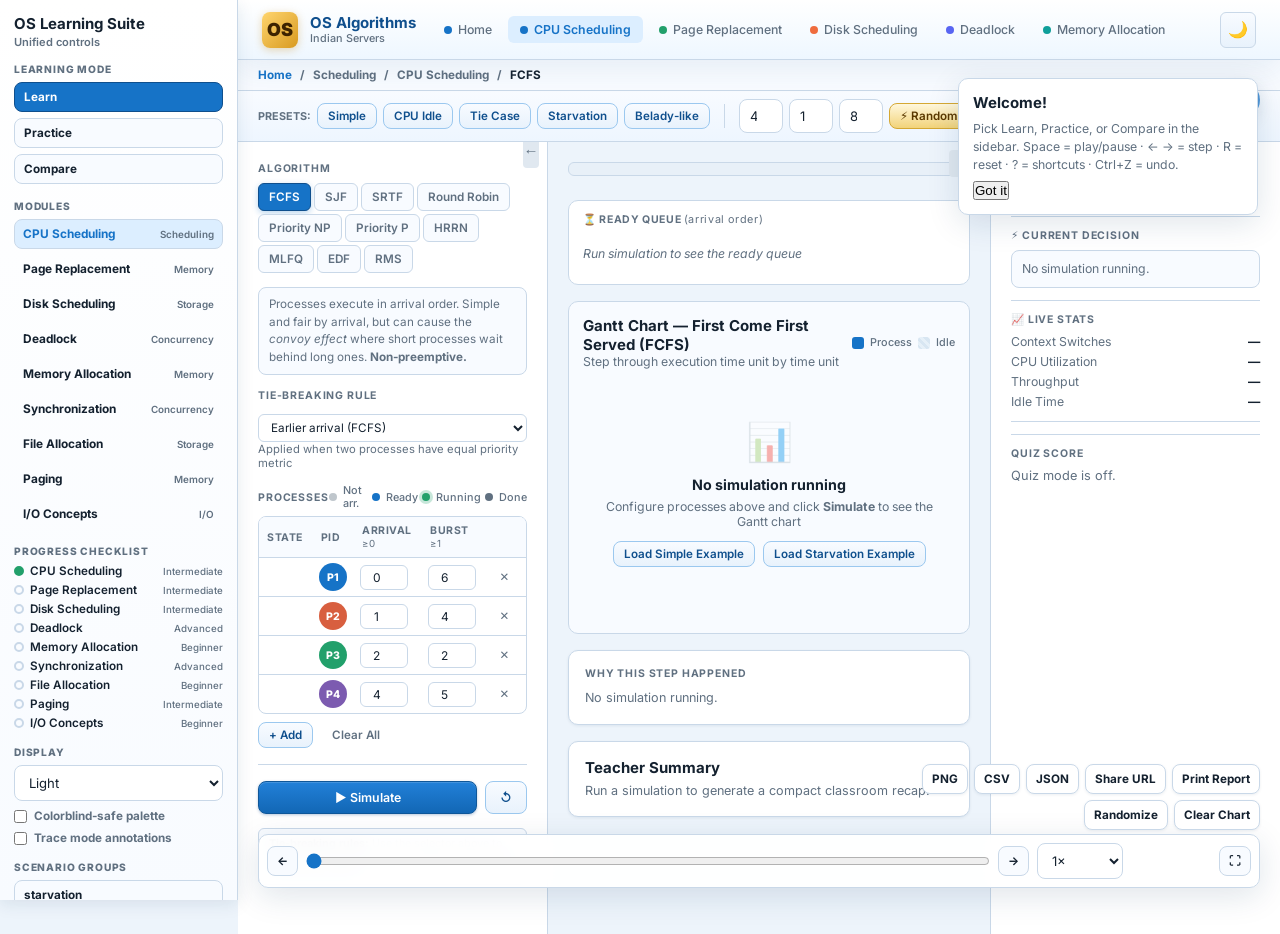
<file: cpu-scheduling.html>
<!DOCTYPE html>
<html lang="en" data-theme="light">
<head>
<meta charset="UTF-8">
<meta name="viewport" content="width=device-width, initial-scale=1.0">
<title>CPU Scheduling — OS Algorithms</title>
<link rel="stylesheet" href="css/style.css">
<style>
/* ─── Layout ─────────────────────────────────────────── */
.scheduler-layout {
  display: grid;
  grid-template-columns: 310px minmax(0,1fr) 290px;
  min-height: calc(100vh - 108px);
}
.toolbar {
  background: linear-gradient(180deg,#f8fbff,#eef6ff);
  border-bottom: 1px solid var(--line);
  padding: 8px 20px;
  display: flex; align-items: center; gap: 10px; flex-wrap: wrap;
}
[data-theme=dark] .toolbar { background: linear-gradient(180deg,#172434,#0f1c2e); }
.toolbar-group { display: flex; gap: 6px; align-items: center; }
.toolbar-sep { width: 1px; height: 24px; background: var(--line); margin: 0 4px; }
.mode-toggle {
  padding: 5px 12px; border-radius: 20px;
  font-size: 0.75rem; font-weight: 700;
  border: 1px solid var(--line); cursor: pointer;
  background: var(--panel); color: var(--muted);
  transition: all .15s;
}
.mode-toggle.active { background: var(--accent); color: #fff; border-color: var(--blue-5); }

/* ─── Algo Tabs ───────────────────────────────────────── */
.algo-tabs { display: flex; gap: 3px; flex-wrap: wrap; }
.algo-tab {
  padding: 6px 10px; border-radius: var(--radius-sm);
  font-size: 0.78rem; font-weight: 600;
  border: 1px solid var(--line); cursor: pointer;
  background: var(--blue-1); color: var(--muted);
  transition: all .15s; white-space: nowrap;
}
.algo-tab:hover { background: var(--blue-2); color: var(--blue-5); }
.algo-tab.active {
  background: var(--accent); color: #fff;
  border-color: var(--blue-5);
  box-shadow: 0 2px 6px rgba(22,115,199,.3);
}

/* ─── Process Table ───────────────────────────────────── */
.proc-table-wrap { overflow-x: auto; border: 1px solid var(--line); border-radius: var(--radius-md); }
.proc-table { width: 100%; border-collapse: collapse; font-size: 0.8rem; }
.proc-table th {
  padding: 7px 8px; background: var(--blue-1);
  font-size: 0.7rem; font-weight: 700; text-transform: uppercase;
  letter-spacing: .05em; color: var(--muted);
  border-bottom: 1px solid var(--line); white-space: nowrap;
}
.proc-table td { padding: 5px 6px; border-bottom: 1px solid var(--line); }
.proc-table tr:last-child td { border-bottom: none; }
.proc-table input[type=number] {
  width: 48px; text-align: center; padding: 4px 4px;
  border-radius: var(--radius-sm); font-size: 0.8rem;
}
.proc-row { transition: background .2s; }
.proc-row.state-running { background: rgba(34,160,107,.1) !important; }
.proc-row.state-ready { background: rgba(22,115,199,.06) !important; }
.proc-row.state-done { opacity: .6; }
.state-chip {
  width: 28px; height: 28px; border-radius: 50%;
  display: flex; align-items: center; justify-content: center;
  font-size: .7rem; font-weight: 800; color: #fff; flex-shrink: 0;
}
.state-indicator {
  width: 8px; height: 8px; border-radius: 50%;
  display: inline-block; flex-shrink: 0;
}
.si-not-arrived { background: var(--muted); opacity: .4; }
.si-ready { background: var(--accent); animation: pulse-dot 1.5s infinite; }
.si-running { background: var(--mem-color); animation: pulse-dot .8s infinite; box-shadow: 0 0 0 3px rgba(34,160,107,.25); }
.si-done { background: var(--muted); }
@keyframes pulse-dot { 0%,100%{opacity:1} 50%{opacity:.4} }

.invalid-field { border-color: var(--disk-color) !important; background: #fff7f5 !important; }
.field-hint { font-size:.65rem; color:var(--disk-color); display:none; }
.field-hint.show { display:block; }

/* ─── Gantt Chart ─────────────────────────────────────── */
.gantt-container {
  background: var(--blue-1); border: 1px solid var(--line);
  border-radius: var(--radius-lg); padding: 14px; overflow: hidden;
}
.gantt-scroll { overflow-x: auto; padding-bottom: 4px; }
.gantt-tick-row {
  display: flex; align-items: flex-start;
  position: relative; min-height: 20px; margin-bottom: 6px;
}
.arrival-zone { height: 20px; position: relative; display: flex; flex-shrink: 0; }
.arrival-marker {
  position: absolute; display: flex; flex-direction: column; align-items: center;
  transform: translateX(-50%); z-index: 2;
}
.arrival-flag {
  font-size: .62rem; font-weight: 800;
  padding: 1px 4px; border-radius: 3px; color: #fff; white-space: nowrap;
}
.arrival-line {
  width: 1px; height: 8px; background: currentColor; opacity: .6;
}
.gantt-main-row { display: flex; align-items: center; gap: 4px; }
.gantt-row-label {
  width: 26px; height: 26px; border-radius: 50%; flex-shrink: 0;
  display: flex; align-items: center; justify-content: center;
  font-size: .68rem; font-weight: 800; color: #fff;
}
.gantt-cells { display: flex; gap: 1px; flex-shrink: 0; }
.gantt-cell {
  height: 26px; min-width: 20px;
  border-radius: 3px; position: relative;
  transition: transform .1s;
  border: 1px solid rgba(0,0,0,.1);
  display: flex; align-items: center; justify-content: center;
  font-size: .6rem; font-weight: 800; color: rgba(255,255,255,.85);
  cursor: pointer;
}
.gantt-cell.idle {
  background: repeating-linear-gradient(45deg,#d8e6f2,#d8e6f2 3px,#e6f0f8 3px,#e6f0f8 6px);
  border-color: var(--line); color: var(--muted);
}
.gantt-cell.current-tick {
  box-shadow: 0 0 0 2px #fff, 0 0 0 3px var(--accent-2);
  transform: scaleY(1.15);
  z-index: 3;
}
.gantt-cell::after {
  content:''; position:absolute; top:0; left:0; right:0;
  height:35%; background:rgba(255,255,255,.18); pointer-events:none;
}
.ctx-switch-marker {
  position: absolute; top: -8px; left: 50%;
  transform: translateX(-50%);
  width: 1px; height: 8px; background: var(--accent-2);
}
.ctx-switch-marker::before {
  content:'⚡'; position:absolute; top:-12px; left:50%; transform:translateX(-50%);
  font-size:.65rem;
}
.gantt-timeline {
  display: flex; gap: 1px; margin-top: 4px;
  padding-left: 30px; /* align with cells */
}
.t-label {
  min-width: 20px; text-align: center;
  font-size: .62rem; color: var(--muted); font-weight: 600;
}
.current-tick-cursor {
  position: absolute; top: 0; bottom: 0; width: 2px;
  background: var(--accent-2); pointer-events: none;
  transition: left .15s;
}

/* ─── Ready Queue Panel ───────────────────────────────── */
.ready-queue-panel {
  background: var(--panel); border: 1px solid var(--line);
  border-radius: var(--radius-lg); padding: 12px 14px;
}
.rq-label { font-size:.7rem; font-weight:700; color:var(--muted); text-transform:uppercase; letter-spacing:.06em; margin-bottom:8px; }
.rq-slots { display: flex; gap: 6px; flex-wrap: wrap; align-items: center; min-height: 38px; }
.rq-proc {
  display: flex; align-items: center; gap: 5px;
  padding: 4px 10px; border-radius: 20px;
  font-size: .78rem; font-weight: 700;
  border: 1px solid rgba(0,0,0,.1);
  color: #fff;
  transition: all .3s ease;
  animation: slide-in .3s ease;
}
@keyframes slide-in { from{transform:translateX(-12px);opacity:0} to{transform:none;opacity:1} }
.rq-proc-pos {
  font-size: .62rem; font-weight: 800;
  background: rgba(255,255,255,.25); border-radius: 10px;
  padding: 1px 5px;
}
.rq-proc-info { font-size: .65rem; opacity: .85; }
.rq-empty { color: var(--muted); font-size: .82rem; font-style: italic; }
.rq-arrow { color: var(--muted); font-size: .9rem; }

/* ─── Decision Log ────────────────────────────────────── */
.decision-log {
  background: var(--blue-1); border: 1px solid var(--line);
  border-radius: var(--radius-md); padding: 10px;
  max-height: 180px; overflow-y: auto;
  display: flex; flex-direction: column; gap: 3px;
}
.dec-entry {
  padding: 5px 10px; border-radius: 5px;
  font-size: .78rem; line-height: 1.4;
  border-left: 3px solid var(--line);
  background: var(--panel);
}
.dec-entry.type-select { border-left-color: var(--accent); }
.dec-entry.type-complete { border-left-color: var(--mem-color); background: #f4fdf8; }
.dec-entry.type-preempt { border-left-color: var(--disk-color); background: #fff7f5; }
.dec-entry.type-idle { border-left-color: var(--muted); background: var(--blue-1); color: var(--muted); font-style: italic; }
.dec-entry.type-arrive { border-left-color: var(--accent-3); background: #fffbf0; }
.dec-entry.type-rr-requeue { border-left-color: var(--process-color); background: var(--process-light); }
.dec-entry.type-aging { border-left-color: var(--accent-3); }
.dec-entry.current { outline: 2px solid var(--accent); outline-offset: -1px; }
[data-theme=dark] .dec-entry.type-complete { background: #0f2a1e; }
[data-theme=dark] .dec-entry.type-preempt { background: #2a0e00; }
.dec-time { font-weight:800; color:var(--accent); margin-right:4px; }
.dec-reason { color: var(--muted); font-size:.72rem; margin-top:2px; }

/* ─── Process States ──────────────────────────────────── */
.process-state-card {
  display: flex; align-items: center; gap: 8px;
  padding: 6px 10px; border-radius: var(--radius-md);
  border: 1px solid var(--line); background: var(--blue-1);
  font-size: .82rem; transition: all .2s;
  position: relative;
}
.process-state-card.state-running {
  background: rgba(34,160,107,.08);
  border-color: var(--mem-color);
  box-shadow: 0 0 0 2px rgba(34,160,107,.15);
}
.process-state-card.state-ready { background: rgba(22,115,199,.06); border-color: var(--blue-3); }
.process-state-card.state-done { opacity: .65; }
.state-badge {
  font-size: .65rem; font-weight: 700; padding: 2px 7px; border-radius: 10px;
  margin-left: auto; white-space: nowrap;
}
.sb-not-arrived { background: var(--line); color: var(--muted); }
.sb-ready { background: var(--cpu-light); color: var(--blue-5); }
.sb-running { background: var(--mem-light); color: #135b49; }
.sb-done { background: #e8f5e9; color: #2e7d32; }
.starv-badge {
  position: absolute; right: -4px; top: -4px;
  font-size: .6rem; background: #fbbf24; color: #5a3800;
  border-radius: 10px; padding: 1px 5px; font-weight: 800;
  border: 1px solid #d59a26;
}

/* ─── Metrics ─────────────────────────────────────────── */
.formula-row {
  background: var(--blue-1); border: 1px solid var(--line);
  border-radius: var(--radius-md); padding: 8px 12px;
  font-size: .78rem; margin-bottom: 4px;
}
.formula-name { font-weight: 800; color: var(--ink); }
.formula-eq { color: var(--muted); font-family: 'Courier New', monospace; font-size: .75rem; }
.per-proc-row {
  display: flex; gap: 6px; align-items: center;
  padding: 5px 8px; border-radius: var(--radius-sm);
  background: var(--blue-1); border: 1px solid var(--line);
  font-size: .78rem; margin-bottom: 3px;
}
.per-proc-calc { color: var(--muted); font-size: .72rem; flex: 1; text-align: right; }

/* ─── Scrubber ────────────────────────────────────────── */
.scrubber-wrap {
  background: var(--panel); border: 1px solid var(--line);
  border-radius: var(--radius-lg); padding: 10px 14px;
}
.scrubber-label {
  font-size: .7rem; font-weight: 700; color: var(--muted);
  text-transform: uppercase; letter-spacing: .06em;
  display: flex; justify-content: space-between; margin-bottom: 6px;
}
input[type=range].scrubber {
  width: 100%; accent-color: var(--accent); height: 6px;
}

/* ─── Quiz Modal ──────────────────────────────────────── */
.quiz-overlay {
  position: fixed; inset: 0; background: rgba(10,20,40,.5);
  backdrop-filter: blur(4px); z-index: 999;
  display: flex; align-items: center; justify-content: center;
  animation: fadeIn .2s;
}
.quiz-card {
  background: var(--panel); border: 1px solid var(--line);
  border-radius: var(--radius-xl); padding: 28px; max-width: 440px; width: 90%;
  box-shadow: 0 24px 64px rgba(0,0,30,.2);
  animation: slideUp .3s ease;
}
@keyframes slideUp { from{transform:translateY(20px);opacity:0} to{transform:none;opacity:1} }
.quiz-q { font-size:1.05rem; font-weight:700; color:var(--ink); margin-bottom:14px; }
.quiz-options { display:flex; flex-direction:column; gap:8px; margin-bottom:16px; }
.quiz-opt {
  display:flex; align-items:center; gap:10px;
  padding:9px 14px; border-radius:var(--radius-md);
  border:2px solid var(--line); cursor:pointer;
  font-size:.85rem; font-weight:600; transition:all .15s;
  background: var(--blue-1);
}
.quiz-opt:hover { border-color:var(--accent); background:var(--blue-2); }
.quiz-opt.selected { border-color:var(--accent); background:var(--blue-2); }
.quiz-opt.correct { border-color:var(--mem-color); background:var(--mem-light); color:#135b49; }
.quiz-opt.wrong { border-color:var(--disk-color); background:var(--disk-light); color:#8b2500; }
.quiz-result { font-size:.88rem; padding:10px 14px; border-radius:var(--radius-md); margin-bottom:12px; font-weight:600; }
.quiz-result.correct { background:var(--mem-light); color:#135b49; border:1px solid var(--mem-color); }
.quiz-result.wrong { background:var(--disk-light); color:#8b2500; border:1px solid var(--disk-color); }
.quiz-score { font-size:.78rem; color:var(--muted); text-align:center; }

/* ─── Comparison ──────────────────────────────────────── */
.comparison-section {
  border-top: 1px solid var(--line);
  padding: 20px;
  background: var(--panel);
}
.comp-table { font-size:.8rem; }
.comp-table td { padding: 7px 12px; }
.comp-best { font-weight:800; color:var(--mem-color); }
.comp-worst { color:var(--disk-color); }
.comp-bar-cell { width:120px; }
.comp-bar { height:6px; border-radius:3px; background:var(--line); overflow:hidden; }
.comp-fill { height:100%; border-radius:3px; transition:width .5s; }

/* ─── Context switch marker ───────────────────────────── */
.ctx-marker {
  width:2px; height:18px; background:var(--accent-2); position:absolute;
  bottom:0; transform:translateX(-50%);
}

/* ─── Aging badge ─────────────────────────────────────── */
.aging-badge {
  font-size:.62rem; background:#fbbf24; color:#5a3800;
  border-radius:8px; padding:1px 5px; font-weight:800; margin-left:4px;
}

/* ─── Teaching mode overlay ───────────────────────────── */
.teach-blur { filter:blur(8px); pointer-events:none; user-select:none; }
.teach-reveal {
  text-align:center; padding:20px;
  border:2px dashed var(--accent); border-radius:var(--radius-lg);
  color:var(--muted); font-size:.9rem;
}

/* ─── MOD 10: Proc row highlight-active ──────────────────── */
.proc-row.highlight-active { background: rgba(34,160,107,0.15) !important; outline: 2px solid var(--mem-color); outline-offset: -1px; }

/* ─── MOD 9: Gantt timeline ruler ────────────────────────── */
.gantt-ruler {
  display: flex; position: relative; margin-left: 32px;
  height: 24px; margin-top: 2px;
}
.gantt-ruler-tick {
  position: absolute; display: flex; flex-direction: column; align-items: center;
  transform: translateX(-50%);
}
.gantt-ruler-tick .tick-line-major {
  width: 1px; height: 10px; background: var(--muted); opacity: 0.7;
}
.gantt-ruler-tick .tick-line-minor {
  width: 1px; height: 5px; background: var(--muted); opacity: 0.35;
}
.gantt-ruler-tick .tick-label {
  font-size: 0.6rem; color: var(--muted); font-weight: 600;
  margin-top: 1px; white-space: nowrap;
}
.gantt-ruler-baseline {
  position: absolute; top: 0; left: 0; right: 0;
  height: 1px; background: var(--muted); opacity: 0.25;
}

/* ─── MOD 15: Context switch marker improvements ─────────── */
.ctx-switch-marker {
  position: absolute; top: 0; bottom: 0; left: 0;
  width: 2px; background: var(--accent-2);
  z-index: 4;
}
.ctx-switch-marker::before {
  content: '⚡'; position: absolute; top: -14px; left: 50%;
  transform: translateX(-50%); font-size: 0.65rem;
}

/* ─── MOD 30: Tie-break select ───────────────────────────── */
.tie-break-select {
  padding: 5px 8px; border-radius: var(--radius-sm);
  border: 1px solid var(--line); background: var(--panel);
  color: var(--ink); font-size: 0.78rem; cursor: pointer;
  margin-top: 4px;
}

/* ─── Responsive ──────────────────────────────────────── */
@media(max-width:1200px) {
  .scheduler-layout { grid-template-columns: 280px minmax(0,1fr); }
  .scheduler-layout .info-panel { display:none; }
}
@media(max-width:800px) {
  .scheduler-layout { grid-template-columns: 1fr; }
  .control-panel { position:static; max-height:none; border-right:none; border-bottom:1px solid var(--line); }
  .toolbar { gap:6px; }
}
</style>
</head>
<body>

<!-- ══════════ NAV ══════════════════════════════════════ -->
<nav class="top-nav">
  <a class="nav-brand" href="index.html">
    <div class="nav-brand-mark">OS</div>
    <div><div class="nav-brand-text">OS Algorithms</div><div class="nav-brand-sub">Indian Servers</div></div>
  </a>
  <div class="nav-links">
    <a class="nav-link" href="index.html"><span class="dot" style="background:#1673c7"></span>Home</a>
    <a class="nav-link active" href="cpu-scheduling.html"><span class="dot" style="background:#1673c7"></span>CPU Scheduling</a>
    <a class="nav-link" href="page-replacement.html"><span class="dot" style="background:#22a06b"></span>Page Replacement</a>
    <a class="nav-link" href="disk-scheduling.html"><span class="dot" style="background:#ef6c3e"></span>Disk Scheduling</a>
    <a class="nav-link" href="deadlock.html"><span class="dot" style="background:#5865f2"></span>Deadlock</a>
    <a class="nav-link" href="memory-allocation.html"><span class="dot" style="background:#0f9f9a"></span>Memory Allocation</a>
  </div>
  <div class="nav-actions">
    <button class="theme-toggle" id="themeBtn">🌙</button>
  </div>
</nav>

<!-- ══════════ TOOLBAR ══════════════════════════════════ -->
<div class="toolbar">
  <div class="toolbar-group">
    <span class="text-xs text-muted font-bold">PRESETS:</span>
    <button class="btn btn-secondary btn-sm" data-preset="simple">Simple</button>
    <button class="btn btn-secondary btn-sm" data-preset="idle">CPU Idle</button>
    <button class="btn btn-secondary btn-sm" data-preset="tie">Tie Case</button>
    <button class="btn btn-secondary btn-sm" data-preset="starve">Starvation</button>
    <button class="btn btn-secondary btn-sm" data-preset="beladys">Belady-like</button>
  </div>
  <div class="toolbar-sep"></div>
  <div class="toolbar-group">
    <input type="number" id="randCount" value="4" min="2" max="8" style="width:44px" title="Process count">
    <input type="number" id="randMin" value="1" min="1" max="10" style="width:44px" title="Min burst">
    <input type="number" id="randMax" value="8" min="1" max="20" style="width:44px" title="Max burst">
    <button class="btn btn-warning btn-sm" id="randomBtn">⚡ Random</button>
  </div>
  <div class="toolbar-sep"></div>
  <div class="toolbar-group">
    <button class="mode-toggle" id="teachBtn" title="Teaching mode hides metrics until simulation ends">👁 Teaching</button>
    <button class="mode-toggle" id="quizBtn" title="Quiz pauses at each decision point">❓ Quiz</button>
    <button class="mode-toggle" id="compareBtn" title="Compare all algorithms side-by-side">⊕ Compare</button>
  </div>
</div>

<!-- ══════════ MAIN LAYOUT ══════════════════════════════ -->
<div class="scheduler-layout">

<!-- ── LEFT: Controls ─────────────────────────────────── -->
<aside class="control-panel" style="gap:14px">

  <div>
    <div class="section-title">Algorithm</div>
    <div class="algo-tabs" id="algoTabs">
      <div class="algo-tab active" data-algo="fcfs">FCFS</div>
      <div class="algo-tab" data-algo="sjf">SJF</div>
      <div class="algo-tab" data-algo="srtf">SRTF</div>
      <div class="algo-tab" data-algo="rr">Round Robin</div>
      <div class="algo-tab" data-algo="priority_np">Priority NP</div>
      <div class="algo-tab" data-algo="priority_p">Priority P</div>
      <div class="algo-tab" data-algo="hrrn">HRRN</div>
      <div class="algo-tab" data-algo="mlfq">MLFQ</div>
      <div class="algo-tab" data-algo="edf">EDF</div>
      <div class="algo-tab" data-algo="rms">RMS</div>
    </div>
  </div>

  <!-- Algorithm description -->
  <div id="algoDesc" style="font-size:.78rem; color:var(--muted); line-height:1.5; padding:8px 10px; background:var(--blue-1); border:1px solid var(--line); border-radius:var(--radius-md)"></div>

  <!-- MOD 30: Tie-Breaking Rule selector -->
  <div id="tieBreakerOpt" style="font-size:0.78rem">
    <div class="section-title">Tie-Breaking Rule</div>
    <select id="tieBreakerSelect" class="tie-break-select w-full">
      <option value="fcfs">Earlier arrival (FCFS)</option>
      <option value="pid">Lower PID</option>
      <option value="random">Random</option>
    </select>
    <div class="form-hint">Applied when two processes have equal priority metric</div>
  </div>

  <!-- Process table -->
  <div>
    <div class="flex items-center justify-between" style="margin-bottom:6px">
      <div class="section-title" style="margin:0">Processes</div>
      <div style="display:flex; gap:4px">
        <span class="legend-item"><span class="state-indicator si-not-arrived"></span><span class="text-xs text-muted">Not arr.</span></span>
        <span class="legend-item"><span class="state-indicator si-ready"></span><span class="text-xs text-muted">Ready</span></span>
        <span class="legend-item"><span class="state-indicator si-running"></span><span class="text-xs text-muted">Running</span></span>
        <span class="legend-item"><span class="state-indicator si-done"></span><span class="text-xs text-muted">Done</span></span>
      </div>
    </div>
    <div class="proc-table-wrap">
      <table class="proc-table">
        <thead>
          <tr>
            <th>State</th><th>PID</th>
            <th>Arrival<br><span style="color:var(--muted);font-weight:400;font-size:.65rem">≥0</span></th>
            <th>Burst<br><span style="color:var(--muted);font-weight:400;font-size:.65rem">≥1</span></th>
            <th id="priHead" class="hidden">Priority<br><span style="color:var(--muted);font-weight:400;font-size:.65rem">1=high</span></th>
            <th></th>
          </tr>
        </thead>
        <tbody id="procBody"></tbody>
      </table>
    </div>
    <div id="tableErrors" style="margin-top:4px; font-size:.72rem; color:var(--disk-color); display:none"></div>
    <div class="btn-group mt-2">
      <button class="btn btn-secondary btn-sm" id="addProcBtn">+ Add</button>
      <button class="btn btn-ghost btn-sm" id="clearAllBtn">Clear All</button>
    </div>
  </div>

  <!-- Options -->
  <div id="quantumOpt" class="hidden">
    <div class="section-title">Round Robin Options</div>
    <div class="form-group">
      <label class="form-label">Time Quantum</label>
      <div style="display:flex; gap:8px; align-items:center">
        <input type="range" id="quantumSlider" min="1" max="10" value="2" oninput="document.getElementById('quantumVal').textContent=this.value; document.getElementById('quantumInput').value=this.value; validateQuantum();">
        <input type="number" id="quantumInput" value="2" min="1" max="20" style="width:54px" oninput="document.getElementById('quantumSlider').value=Math.min(10,+this.value); document.getElementById('quantumVal').textContent=this.value; validateQuantum();">
      </div>
    </div>
  </div>

  <div id="agingOpt" class="hidden">
    <div class="section-title">Priority Options</div>
    <div style="display:flex; align-items:center; gap:8px; margin-bottom:8px">
      <input type="checkbox" id="agingCheck" style="width:16px;height:16px">
      <label for="agingCheck" class="form-label" style="margin:0; cursor:pointer">Enable Aging</label>
    </div>
    <div id="agingParams" class="hidden" style="display:flex; gap:8px; align-items:center; font-size:.8rem">
      <span class="text-muted">Boost every</span>
      <input type="number" id="agingInterval" value="5" min="2" max="20" style="width:50px">
      <span class="text-muted">ticks</span>
    </div>
    <div class="form-hint mt-1">Aging increases process priority (lowers number) for long waits, preventing starvation.</div>
  </div>

  <div class="divider"></div>
  <div class="btn-group" style="flex-wrap:nowrap">
    <button class="btn btn-primary w-full" id="runBtn">▶ Simulate</button>
    <button class="btn btn-secondary" id="resetBtn" title="Reset">↺</button>
  </div>

  <!-- Tie-breaking rules hint -->
  <div style="font-size:.72rem; color:var(--muted); padding:8px 10px; background:var(--blue-1); border:1px solid var(--line); border-radius:var(--radius-sm)">
    <strong style="color:var(--ink)">Tie-breaking rules:</strong>
    Use the selector above to control tie-breaking when processes have equal scheduling metric.
  </div>
</aside>

<!-- ── CENTER: Visualization ──────────────────────────── -->
<main class="viz-panel">

  <!-- Ready Queue -->
  <div class="ready-queue-panel">
    <div class="rq-label">⏳ Ready Queue <span id="rqAlgoNote" style="font-weight:400;text-transform:none;font-size:.72rem;color:var(--muted)">(arrival order)</span></div>
    <div class="rq-slots" id="readyQueueSlots">
      <span class="rq-empty">Run simulation to see the ready queue</span>
    </div>
  </div>

  <!-- Gantt Chart -->
  <div class="gantt-container">
    <div class="flex items-center justify-between" style="margin-bottom:10px">
      <div>
        <div class="panel-title" style="margin:0" id="ganttTitle">Gantt Chart</div>
        <div class="text-muted text-sm" id="ganttSubtitle">Step through execution time unit by time unit</div>
      </div>
      <div style="display:flex; gap:6px; align-items:center">
        <span class="legend-item"><div class="legend-swatch" style="background:var(--accent)"></div><span class="text-xs">Process</span></span>
        <span class="legend-item">
          <div class="legend-swatch" style="background:repeating-linear-gradient(45deg,#d8e6f2,#d8e6f2 3px,#e6f0f8 3px,#e6f0f8 6px)"></div>
          <span class="text-xs">Idle</span>
        </span>
        <span class="legend-item" id="ctxLegend" style="display:none"><span style="color:var(--accent-2); font-size:.75rem">⚡</span><span class="text-xs">Ctx Switch</span></span>
      </div>
    </div>

    <div class="gantt-scroll" id="ganttScroll">
      <div id="ganttInner" style="display:flex;flex-direction:column;gap:2px; min-width:fit-content">
        <!-- MOD 16: Empty state -->
        <div id="ganttEmptyState" style="text-align:center;padding:40px 20px;color:var(--muted)">
          <div style="font-size:2.5rem;margin-bottom:12px;opacity:0.4">📊</div>
          <div style="font-size:0.95rem;font-weight:700;color:var(--ink);margin-bottom:6px">No simulation running</div>
          <div style="font-size:0.82rem">Configure processes above and click <strong>Simulate</strong> to see the Gantt chart</div>
          <div style="margin-top:12px;display:flex;gap:8px;justify-content:center;flex-wrap:wrap">
            <button class="btn btn-secondary btn-sm" data-preset="simple">Load Simple Example</button>
            <button class="btn btn-secondary btn-sm" data-preset="starve">Load Starvation Example</button>
          </div>
        </div>
      </div>
    </div>

    <div id="legendRow" class="legend mt-2" style="flex-wrap:wrap;gap:8px"></div>
  </div>

  <!-- Scrubber + Playback -->
  <div class="scrubber-wrap" id="scrubberWrap" style="display:none">
    <div class="scrubber-label">
      <span>⏱ Timeline</span>
      <span id="tickLabel" style="color:var(--accent);font-size:.82rem">t = 0</span>
    </div>
    <input type="range" class="scrubber" id="scrubber" min="0" value="0" step="1">
  </div>

  <!-- Playback Controls -->
  <div class="playback-bar" id="playbackBar" style="display:none">
    <button class="btn btn-secondary btn-sm btn-icon" id="stepStartBtn" title="Go to start">|⟨</button>
    <button class="btn btn-secondary btn-sm btn-icon" id="stepBackBtn" title="Step back">⟨</button>
    <button class="btn btn-primary btn-sm" id="playBtn" style="min-width:90px">▶ Play</button>
    <button class="btn btn-secondary btn-sm btn-icon" id="stepFwdBtn" title="Step forward">⟩</button>
    <button class="btn btn-secondary btn-sm btn-icon" id="stepEndBtn" title="Go to end">⟩|</button>
    <div class="step-counter" id="stepCounter">t=0</div>
    <div class="playback-speed">
      <span class="text-xs text-muted">Speed:</span>
      <button class="speed-btn" data-spd="2">½×</button>
      <button class="speed-btn active" data-spd="1">1×</button>
      <button class="speed-btn" data-spd="0.5">2×</button>
      <button class="speed-btn" data-spd="0.25">4×</button>
    </div>
  </div>

  <!-- Decision Log -->
  <div id="decLogArea" style="display:none">
    <div class="section-title" style="margin-bottom:6px">📋 Decision Log</div>
    <div class="decision-log" id="decisionLog"></div>
  </div>

  <!-- Metrics (teach-mode hides this) -->
  <div id="metricsArea" style="display:none">
    <div class="section-title" style="margin-bottom:8px">📊 Performance Metrics</div>
    <div id="teachRevealWrapper">
      <div class="metrics-grid" id="metricsGrid"></div>
      <div id="formulasSection" style="margin-top:12px">
        <div class="section-title" style="margin-bottom:6px">Formulas</div>
        <div class="formula-row"><span class="formula-name">CT</span> <span class="formula-eq">= Time when process finishes executing</span></div>
        <div class="formula-row"><span class="formula-name">TAT</span> <span class="formula-eq">= CT − Arrival Time</span></div>
        <div class="formula-row"><span class="formula-name">WT</span> <span class="formula-eq">= TAT − Burst Time (= time in ready queue)</span></div>
        <div class="formula-row"><span class="formula-name">RT</span> <span class="formula-eq">= First CPU start − Arrival Time (≠ WT for preemptive algos)</span></div>
      </div>
      <div class="table-wrap mt-3">
        <table>
          <thead><tr><th>P</th><th>Arr</th><th>Burst</th><th>CT</th><th>TAT<br><span style="font-weight:400;font-size:.65rem">CT−Arr</span></th><th>WT<br><span style="font-weight:400;font-size:.65rem">TAT−Burst</span></th><th>RT<br><span style="font-weight:400;font-size:.65rem">1st CPU−Arr</span></th></tr></thead>
          <tbody id="metricsBody"></tbody>
          <tfoot id="metricsFoot"></tfoot>
        </table>
      </div>
    </div>
    <div id="teachRevealBtn" style="display:none" class="teach-reveal">
      <strong>Teaching Mode Active</strong><br>
      Try to predict the metrics before seeing them.<br>
      <button class="btn btn-primary mt-3" id="revealResultsBtn">Reveal Results</button>
    </div>
  </div>

</main>

<!-- ── RIGHT: Info Panel ───────────────────────────────── -->
<aside class="info-panel" style="gap:12px">

  <div>
    <div class="section-title">Current Time: <span id="curTimeDisp" style="color:var(--accent);font-size:1rem;font-weight:800">—</span></div>
    <div id="procStatesList" style="display:flex;flex-direction:column;gap:5px">
      <div class="text-muted text-sm">Run the simulation to see process states.</div>
    </div>
  </div>

  <hr>

  <div>
    <div class="section-title">⚡ Current Decision</div>
    <div id="decisionBox" style="font-size:.82rem;color:var(--muted);line-height:1.6;padding:8px 10px;background:var(--blue-1);border:1px solid var(--line);border-radius:var(--radius-md)">
      No simulation running.
    </div>
  </div>

  <hr>

  <div>
    <div class="section-title">📈 Live Stats</div>
    <div id="liveStats" style="display:flex;flex-direction:column;gap:5px">
      <div class="flex justify-between text-sm"><span class="text-muted">Context Switches</span><strong id="statCtx">—</strong></div>
      <div class="flex justify-between text-sm"><span class="text-muted">CPU Utilization</span><strong id="statUtil">—</strong></div>
      <div class="flex justify-between text-sm"><span class="text-muted">Throughput</span><strong id="statThru">—</strong></div>
      <div class="flex justify-between text-sm"><span class="text-muted">Idle Time</span><strong id="statIdle">—</strong></div>
    </div>
  </div>

  <hr>

  <div id="agingInfoBox" style="display:none">
    <div class="section-title">🕐 Aging Log</div>
    <div id="agingLog" style="font-size:.75rem;max-height:120px;overflow-y:auto;color:var(--muted)"></div>
  </div>

  <div id="starvInfoBox" style="display:none">
    <div class="section-title">⚠ Starvation Warnings</div>
    <div id="starvBanner" style="background:#fef3c7;border:1px solid #d59a26;border-radius:var(--radius-sm);padding:6px 10px;margin-bottom:6px;font-size:.78rem;font-weight:700;color:#7c4a00;display:none">
      ⚠ Starvation Risk Detected
    </div>
    <div id="starvLog" style="font-size:.75rem;color:var(--accent-3)"></div>
  </div>

  <hr>

  <div>
    <div class="section-title">Quiz Score</div>
    <div id="quizScore" style="font-size:.85rem; color:var(--muted)">Quiz mode is off.</div>
  </div>

</aside>
</div>

<!-- ══════════ COMPARISON SECTION ═══════════════════════ -->
<div class="comparison-section" id="comparisonSection" style="display:none">
  <div class="section-title" style="margin-bottom:12px">Algorithm Comparison (same input)</div>
  <div class="table-wrap">
    <table class="comp-table">
      <thead><tr><th>Algorithm</th><th>Avg WT</th><th>Avg TAT</th><th>Avg RT</th><th>CPU Util%</th><th>Ctx Switches</th><th>Avg WT Bar</th></tr></thead>
      <tbody id="compTableBody"></tbody>
    </table>
  </div>
</div>

<!-- ══════════ QUIZ OVERLAY ══════════════════════════════ -->
<div class="quiz-overlay hidden" id="quizOverlay">
  <div class="quiz-card">
    <div class="quiz-q" id="quizQ">Which process runs next?</div>
    <div class="quiz-options" id="quizOpts"></div>
    <div class="quiz-result hidden" id="quizResultBox"></div>
    <div class="flex gap-2 justify-between items-center">
      <div class="quiz-score" id="quizScoreBox">Score: 0/0</div>
      <div>
        <button class="btn btn-secondary btn-sm" id="quizSkipBtn">Skip</button>
        <button class="btn btn-primary btn-sm hidden" id="quizContinueBtn">Continue →</button>
        <button class="btn btn-primary btn-sm hidden" id="quizSubmitBtn">Submit</button>
      </div>
    </div>
  </div>
</div>

<script>
// ══════════════════════════════════════════════════════════
// CONSTANTS & CONFIG
// ══════════════════════════════════════════════════════════
const COLORS = ['#1673c7','#d85f3f','#22a06b','#7c5bb0','#ef9c00','#0f9f9a','#db2777','#65a30d'];
const STATE_COLORS = { not_arrived:'#b0bec5', ready:'#1673c7', running:'#22a06b', completed:'#78909c' };
const ALGO_NAMES = {
  fcfs:'First Come First Served (FCFS)',
  sjf:'Shortest Job First — Non-Preemptive (SJF)',
  srtf:'Shortest Remaining Time First — Preemptive (SRTF)',
  rr:'Round Robin (RR)',
  priority_np:'Priority Scheduling — Non-Preemptive',
  priority_p:'Priority Scheduling — Preemptive',
  hrrn:'Highest Response Ratio Next (HRRN)',
  mlfq:'Multilevel Feedback Queue (MLFQ)',
  edf:'Earliest Deadline First (EDF)',
  rms:'Rate Monotonic Scheduling (RMS)'
};
const ALGO_DESC = {
  fcfs:'Processes execute in arrival order. Simple and fair by arrival, but can cause the <em>convoy effect</em> where short processes wait behind long ones. <strong>Non-preemptive.</strong>',
  sjf:'At each decision point, selects the arrived process with the <strong>shortest burst time</strong>. Optimal average waiting time among NP algorithms, but requires knowing burst times. <strong>Non-preemptive.</strong>',
  srtf:'Preemptive SJF. At every tick, the process with the <strong>shortest remaining time</strong> runs. New arrivals can preempt. Optimal average waiting time but high context switches. <strong>Preemptive.</strong>',
  rr:'Each process gets a fixed <strong>time quantum</strong>. After quantum expires, it re-enters the queue. Fair, good response time, suitable for interactive systems. <strong>Preemptive.</strong>',
  priority_np:'At each decision point, selects the arrived process with <strong>highest priority</strong> (lowest number). Risk of <em>starvation</em>. <strong>Non-preemptive.</strong>',
  priority_p:'At every tick, the highest-priority arrived process runs, preempting lower-priority ones. Optional aging prevents starvation. <strong>Preemptive.</strong>',
  hrrn:'Selects the ready process with the highest response ratio: <strong>(waiting + burst) / burst</strong>. Short jobs benefit, but long-waiting jobs eventually rise. <strong>Non-preemptive.</strong>',
  mlfq:'Uses multiple queues with different quanta. New jobs start high; CPU-heavy jobs move down, while waiting jobs can age upward. <strong>Preemptive.</strong>',
  edf:'Real-time scheduling: runs the ready job with the earliest deadline. Here the Priority field acts as a relative deadline. <strong>Preemptive.</strong>',
  rms:'Real-time fixed-priority scheduling: shorter periods get higher priority. Here the Priority field acts as the task period. <strong>Preemptive.</strong>'
};
const RQ_NOTES = {
  fcfs:'(arrival order)', sjf:'(sorted: shortest burst first)', srtf:'(sorted: shortest remaining first)',
  rr:'(queue order + quantum)', priority_np:'(sorted: highest priority first)', priority_p:'(sorted: highest priority first)',
  hrrn:'(sorted: highest response ratio)', mlfq:'(top queue first, aging upward)', edf:'(earliest deadline first)', rms:'(shortest period first)'
};

// ══════════════════════════════════════════════════════════
// GLOBAL STATE
// ══════════════════════════════════════════════════════════
let currentAlgo = 'fcfs';
let processes = [];
let pidCounter = 1;
let timeline = [];
let currentTick = 0;
let playInterval = null;
let speedFactor = 1;
let playing = false;
let teachMode = false;
let quizMode = false;
let compareMode = false;
let quizCorrect = 0, quizTotal = 0;
let pendingQuizTick = -1;
let pendingQuizAnswer = null;

// ══════════════════════════════════════════════════════════
// THEME
// ══════════════════════════════════════════════════════════
const themeBtn = document.getElementById('themeBtn');
const root = document.documentElement;
(function(){ const s = localStorage.getItem('os-theme')||'light'; root.setAttribute('data-theme',s); themeBtn.textContent=s==='dark'?'☀️':'🌙'; })();
themeBtn.onclick = () => {
  const n = root.getAttribute('data-theme')==='dark'?'light':'dark';
  root.setAttribute('data-theme',n); themeBtn.textContent=n==='dark'?'☀️':'🌙';
  localStorage.setItem('os-theme',n);
};

// ══════════════════════════════════════════════════════════
// INIT
// ══════════════════════════════════════════════════════════
function init() {
  processes = [
    {pid:1,arrival:0,burst:6,priority:3,color:COLORS[0]},
    {pid:2,arrival:1,burst:4,priority:1,color:COLORS[1]},
    {pid:3,arrival:2,burst:2,priority:4,color:COLORS[2]},
    {pid:4,arrival:4,burst:5,priority:2,color:COLORS[3]},
  ];
  pidCounter = 5;
  renderTable();
  updateAlgoUI();
}

// ══════════════════════════════════════════════════════════
// PROCESS TABLE
// ══════════════════════════════════════════════════════════
function renderTable(states) {
  const body = document.getElementById('procBody');
  const showPri = currentAlgo==='priority_np'||currentAlgo==='priority_p'||currentAlgo==='edf'||currentAlgo==='rms';
  document.getElementById('priHead').classList.toggle('hidden',!showPri);
  body.innerHTML = processes.map((p,i) => {
    const st = states ? states[p.pid] : 'not_arrived';
    const stClass = st==='running'?'state-running':st==='ready'?'state-ready':st==='completed'?'state-done':'';
    return `<tr class="proc-row ${stClass}" id="row-${p.pid}">
      <td><span class="state-indicator si-${st||'not_arrived'}"></span></td>
      <td><span class="state-chip" style="background:${p.color}">P${p.pid}</span></td>
      <td>
        <input type="number" value="${p.arrival}" min="0" max="99" onchange="updateProc(${i},'arrival',this)" class="proc-field">
      </td>
      <td>
        <input type="number" value="${p.burst}" min="1" max="50" onchange="updateProc(${i},'burst',this)" class="proc-field">
      </td>
      <td class="${showPri?'':'hidden'}">
        <input type="number" value="${p.priority||1}" min="1" max="10" onchange="updateProc(${i},'priority',this)" class="proc-field">
        ${states && (currentAlgo==='priority_np'||currentAlgo==='priority_p') && timeline.length>0 ? getEffPriLabel(p.pid) : ''}
      </td>
      <td><button class="btn btn-ghost btn-icon btn-sm" onclick="removeProc(${i})">✕</button></td>
    </tr>`;
  }).join('');
}

function getEffPriLabel(pid) {
  const tick = timeline[currentTick];
  if (!tick || !tick.effectivePriority) return '';
  const ep = tick.effectivePriority[pid];
  const base = processes.find(p=>p.pid===pid)?.priority||1;
  if (ep !== base) return `<span class="aging-badge">→${ep}</span>`;
  return '';
}

function updateProc(i, field, el) {
  const val = parseInt(el.value);
  el.classList.remove('invalid-field');
  if (field==='burst' && (isNaN(val)||val<1)) { el.classList.add('invalid-field'); return; }
  if (field==='arrival' && (isNaN(val)||val<0)) { el.classList.add('invalid-field'); return; }
  processes[i][field] = isNaN(val)?0:val;
  // MOD 32: revalidate quantum when burst changes
  if(field==='burst') validateQuantum();
}

function removeProc(i) { if(processes.length>1){processes.splice(i,1);renderTable();} }

document.getElementById('addProcBtn').onclick = () => {
  if(processes.length>=8)return;
  processes.push({pid:pidCounter++,arrival:0,burst:4,priority:2,color:COLORS[processes.length%8]});
  renderTable();
};
document.getElementById('clearAllBtn').onclick = () => {
  processes=[]; pidCounter=1; renderTable(); resetViz();
};

// ══════════════════════════════════════════════════════════
// ALGORITHM TABS
// ══════════════════════════════════════════════════════════
document.querySelectorAll('.algo-tab').forEach(tab => {
  tab.onclick = () => {
    document.querySelectorAll('.algo-tab').forEach(t=>t.classList.remove('active'));
    tab.classList.add('active');
    currentAlgo = tab.dataset.algo;
    updateAlgoUI();
  };
});

function updateAlgoUI() {
  document.getElementById('algoDesc').innerHTML = ALGO_DESC[currentAlgo];
  document.getElementById('quantumOpt').classList.toggle('hidden', !(currentAlgo==='rr'||currentAlgo==='mlfq'));
  document.getElementById('agingOpt').classList.toggle('hidden', !(currentAlgo.startsWith('priority')||currentAlgo==='mlfq'));
  document.getElementById('rqAlgoNote').textContent = RQ_NOTES[currentAlgo];
  document.getElementById('priHead').classList.toggle('hidden', !(currentAlgo.startsWith('priority')||currentAlgo==='edf'||currentAlgo==='rms'));
  document.getElementById('ganttTitle').textContent = `Gantt Chart — ${ALGO_NAMES[currentAlgo]}`;
}

document.getElementById('agingCheck').onchange = function() {
  document.getElementById('agingParams').classList.toggle('hidden', !this.checked);
};

// ══════════════════════════════════════════════════════════
// SIMULATION ENGINE — TICK BY TICK
// ══════════════════════════════════════════════════════════
function simulate(inputProcs, algo, opts={}) {
  const quantum = parseInt(opts.quantum)||2;
  const agingEnabled = opts.aging||false;
  const agingInterval = parseInt(opts.agingInterval)||5;
  // MOD 30: Tie-breaking policy
  const tieBreakerPolicy = (typeof opts.tieBreaker === 'string') ? opts.tieBreaker :
    (document.getElementById('tieBreakerSelect')?.value || 'fcfs');

  // Helper: apply tie-breaking comparator suffix
  let _tbSeed = 42;
  function tbCompare(a, b) {
    if (tieBreakerPolicy === 'pid') return a.pid - b.pid;
    if (tieBreakerPolicy === 'random') {
      // seeded deterministic shuffle based on pids
      _tbSeed = (_tbSeed * 1664525 + 1013904223) & 0xffffffff;
      return ((_tbSeed >>> 1) % 2) ? 1 : -1;
    }
    // default 'fcfs': arrival then pid
    return (a.arrival - b.arrival) || (a.pid - b.pid);
  }

  const n = inputProcs.length;
  if (!n) return [];

  // Deep-clone with runtime fields
  const procs = inputProcs.map(p => ({
    pid:p.pid, arrival:p.arrival, burst:p.burst, priority:p.priority||1, color:p.color,
    rem:p.burst, startTime:-1, completionTime:-1,
    effectivePriority:p.priority||1,
    waitedSinceLastRun:0
  }));
  const byPid = {};
  procs.forEach(p=>byPid[p.pid]=p);

  const maxT = procs.reduce((s,p)=>s+p.burst,0) + Math.max(...procs.map(p=>p.arrival)) + 3;
  const tl = [];
  const completed = new Set();
  let runningPid = null;
  let prevRunningPid = null;
  let contextSwitches = 0;

  // RR state
  let rrQueue = [];
  let rrQuantumLeft = 0;

  // Starvation tracking
  const waitStart = {};
  procs.forEach(p=>waitStart[p.pid]=-1);
  const totalWaited = {};
  procs.forEach(p=>totalWaited[p.pid]=0);
  const avgBurst = procs.reduce((s,p)=>s+p.burst,0)/n;
  const starvThresh = Math.max(15, avgBurst*3);

  // Aging
  const agingEvents = [];
  const effectivePri = {};
  procs.forEach(p=>effectivePri[p.pid]=p.priority);

  for (let t=0; t<=maxT; t++) {
    if (completed.size===n) break;

    let reason='', reasonType='continue', isNewDecision=false;
    const arriving=[], completing=[];
    let rrReQueuedPid=null, ctxSwitch=false;

    // 1. Handle arrivals
    procs.forEach(p=>{
      if(p.arrival===t && !completed.has(p.pid)){
        arriving.push(p.pid);
        if(algo==='rr' && !rrQueue.includes(p.pid) && p.pid!==runningPid) rrQueue.push(p.pid);
      }
    });

    // 2. Check completion from last tick
    if(runningPid!==null){
      const rp=byPid[runningPid];
      if(rp.rem===0){
        rp.completionTime=t;
        completed.add(runningPid);
        completing.push(runningPid);
        runningPid=null; prevRunningPid=null;
      }
    }

    // 3. Algorithm-specific scheduling
    if(algo==='rr'){
      // Check quantum expiry (before selecting next)
      if(runningPid!==null && rrQuantumLeft===0 && !completed.has(runningPid)){
        // Re-enter queue
        rrQueue.push(runningPid);
        rrReQueuedPid=runningPid;
        runningPid=null;
      }
      if(runningPid===null && rrQueue.length>0){
        const oldRun=prevRunningPid;
        runningPid=rrQueue.shift();
        rrQuantumLeft=quantum;
        if(byPid[runningPid].startTime===-1) byPid[runningPid].startTime=t;
        isNewDecision=true;
        const prevStr = rrReQueuedPid ? `P${rrReQueuedPid} re-enters queue after quantum. ` : '';
        reason = `${prevStr}P${runningPid} dequeued from ready queue. Quantum=${quantum}.`;
        reasonType = rrReQueuedPid ? 'rr-requeue' : 'select';
        if(oldRun!==runningPid){ contextSwitches++; ctxSwitch=true; }
      } else if(runningPid===null){
        reason='CPU idle — ready queue empty';
        reasonType='idle';
      }
    }
    else if(algo==='fcfs'){
      if(runningPid===null){
        const ready=getReady(procs,completed,t);
        ready.sort((a,b)=>{ const d=a.arrival-b.arrival; return d!==0?d:tbCompare(a,b); });
        if(ready.length>0){
          const sel=ready[0];
          reason=makeFCFSReason(sel, ready, t, tieBreakerPolicy);
          reasonType='select'; isNewDecision=true;
          runningPid=sel.pid;
          if(sel.startTime===-1) sel.startTime=t;
          contextSwitches++; ctxSwitch=true;
        } else { reason='CPU idle — no processes ready'; reasonType='idle'; }
      }
    }
    else if(algo==='sjf'){
      if(runningPid===null){
        const ready=getReady(procs,completed,t);
        ready.sort((a,b)=>{ const d=a.burst-b.burst; return d!==0?d:tbCompare(a,b); });
        if(ready.length>0){
          const sel=ready[0];
          reason=makeSJFReason(sel, ready, tieBreakerPolicy);
          reasonType='select'; isNewDecision=true;
          runningPid=sel.pid;
          if(sel.startTime===-1) sel.startTime=t;
          contextSwitches++; ctxSwitch=true;
        } else { reason='CPU idle — no processes ready'; reasonType='idle'; }
      }
    }
    else if(algo==='srtf'){
      // Preemptive: at every tick check if a shorter process is available
      const ready=getReady(procs,completed,t);
      if(runningPid!==null) ready.push(byPid[runningPid]); // include running
      ready.sort((a,b)=>{ const d=a.rem-b.rem; return d!==0?d:tbCompare(a,b); });
      const best = ready.length>0 ? ready[0] : null;
      if(best && best.pid!==runningPid){
        const oldRun=runningPid;
        runningPid=best.pid;
        if(best.startTime===-1) best.startTime=t;
        isNewDecision=true;
        if(oldRun!==null){
          // MOD 33: Include both remaining times in preemption reason
          reason=`P${runningPid} preempts P${oldRun} at t=${t}: rem(P${runningPid})=${best.rem} < rem(P${oldRun})=${byPid[oldRun].rem} — context switch [tie-break:${tieBreakerPolicy}]`;
          reasonType='preempt';
        } else {
          reason=makeSRTFSelectReason(best, ready.filter(x=>x.pid!==best.pid));
          reasonType='select';
        }
        if(oldRun!==runningPid){ contextSwitches++; ctxSwitch=true; }
      } else if(!best){
        runningPid=null; reason='CPU idle'; reasonType='idle';
      }
    }
    else if(algo==='priority_np'){
      // Aging
      if(agingEnabled && t>0){
        getReady(procs,completed,t).forEach(p=>{
          if(p.pid!==runningPid){
            if(!waitStart[p.pid]||waitStart[p.pid]===-1) waitStart[p.pid]=t;
            const waited=t-waitStart[p.pid];
            if(waited>0 && waited%agingInterval===0){
              const old=effectivePri[p.pid];
              effectivePri[p.pid]=Math.max(1,effectivePri[p.pid]-1);
              if(effectivePri[p.pid]!==old){
                agingEvents.push({t,pid:p.pid,oldPri:old,newPri:effectivePri[p.pid]});
              }
            }
          }
        });
      }
      if(runningPid===null){
        const ready=getReady(procs,completed,t);
        ready.sort((a,b)=>{ const d=effectivePri[a.pid]-effectivePri[b.pid]; return d!==0?d:tbCompare(a,b); });
        if(ready.length>0){
          const sel=ready[0];
          reason=makePriNPReason(sel, ready, effectivePri, tieBreakerPolicy);
          reasonType='select'; isNewDecision=true;
          runningPid=sel.pid;
          if(sel.startTime===-1) sel.startTime=t;
          if(waitStart[sel.pid]) waitStart[sel.pid]=-1;
          contextSwitches++; ctxSwitch=true;
        } else { reason='CPU idle'; reasonType='idle'; }
      }
    }
    else if(algo==='priority_p'){
      // Aging
      if(agingEnabled && t>0){
        getReady(procs,completed,t).forEach(p=>{
          if(p.pid!==runningPid){
            if(!waitStart[p.pid]||waitStart[p.pid]===-1) waitStart[p.pid]=t;
            const waited=t-waitStart[p.pid];
            if(waited>0 && waited%agingInterval===0){
              const old=effectivePri[p.pid];
              effectivePri[p.pid]=Math.max(1,effectivePri[p.pid]-1);
              if(effectivePri[p.pid]!==old){
                agingEvents.push({t,pid:p.pid,oldPri:old,newPri:effectivePri[p.pid]});
              }
            }
          }
        });
      }
      // Preemptive priority
      const ready=getReady(procs,completed,t);
      if(runningPid!==null) ready.push(byPid[runningPid]);
      ready.sort((a,b)=>{ const d=effectivePri[a.pid]-effectivePri[b.pid]; return d!==0?d:tbCompare(a,b); });
      const best=ready.length>0?ready[0]:null;
      if(best && best.pid!==runningPid){
        const oldRun=runningPid;
        runningPid=best.pid;
        if(best.startTime===-1) best.startTime=t;
        isNewDecision=true;
        if(oldRun!==null){
          reason=`P${runningPid} preempts P${oldRun}: pri(eff)=${effectivePri[best.pid]} < ${effectivePri[oldRun]}`;
          reasonType='preempt';
        } else {
          reason=makePriNPReason(best, ready.filter(x=>x.pid!==best.pid), effectivePri, tieBreakerPolicy);
          reasonType='select';
        }
        if(oldRun!==runningPid){ contextSwitches++; ctxSwitch=true; }
        if(runningPid && waitStart[runningPid]) waitStart[runningPid]=-1;
      } else if(!best){
        runningPid=null; reason='CPU idle'; reasonType='idle';
      }
    }
    else if(algo==='hrrn'){
      if(runningPid===null){
        const ready=getReady(procs,completed,t);
        ready.sort((a,b)=>{
          const ra=((t-a.arrival)+a.burst)/a.burst;
          const rb=((t-b.arrival)+b.burst)/b.burst;
          return rb-ra || a.arrival-b.arrival || a.pid-b.pid;
        });
        if(ready.length>0){
          const sel=ready[0];
          const ratio=((t-sel.arrival)+sel.burst)/sel.burst;
          runningPid=sel.pid;
          if(sel.startTime===-1) sel.startTime=t;
          reason=`P${sel.pid} selected: highest response ratio ${ratio.toFixed(2)} = (wait + burst) / burst`;
          reasonType='select'; isNewDecision=true; contextSwitches++; ctxSwitch=true;
        } else { reason='CPU idle'; reasonType='idle'; }
      }
    }
    else if(algo==='mlfq'){
      const ready=getReady(procs,completed,t);
      if(runningPid!==null) ready.push(byPid[runningPid]);
      ready.sort((a,b)=>{
        const qa=a.rem>a.burst/2?0:1;
        const qb=b.rem>b.burst/2?0:1;
        return qa-qb || a.arrival-b.arrival || a.pid-b.pid;
      });
      const best=ready.length?ready[0]:null;
      if(best && best.pid!==runningPid){
        const oldRun=runningPid;
        runningPid=best.pid;
        if(best.startTime===-1) best.startTime=t;
        reason=oldRun?`P${runningPid} runs from the highest non-empty feedback queue, preempting P${oldRun}.`:`P${runningPid} starts in the top feedback queue.`;
        reasonType=oldRun?'preempt':'select'; isNewDecision=true; contextSwitches++; ctxSwitch=true;
      } else if(!best){ runningPid=null; reason='CPU idle'; reasonType='idle'; }
    }
    else if(algo==='edf'){
      const ready=getReady(procs,completed,t);
      if(runningPid!==null) ready.push(byPid[runningPid]);
      ready.sort((a,b)=>(a.arrival+a.priority)-(b.arrival+b.priority)||a.pid-b.pid);
      const best=ready.length?ready[0]:null;
      if(best && best.pid!==runningPid){
        const oldRun=runningPid;
        runningPid=best.pid;
        if(best.startTime===-1) best.startTime=t;
        reason=`P${runningPid} has earliest deadline at t=${best.arrival+best.priority}.`;
        reasonType=oldRun?'preempt':'select'; isNewDecision=true; contextSwitches++; ctxSwitch=true;
      } else if(!best){ runningPid=null; reason='CPU idle'; reasonType='idle'; }
    }
    else if(algo==='rms'){
      const ready=getReady(procs,completed,t);
      if(runningPid!==null) ready.push(byPid[runningPid]);
      ready.sort((a,b)=>a.priority-b.priority||a.arrival-b.arrival||a.pid-b.pid);
      const best=ready.length?ready[0]:null;
      if(best && best.pid!==runningPid){
        const oldRun=runningPid;
        runningPid=best.pid;
        if(best.startTime===-1) best.startTime=t;
        reason=`P${runningPid} has the shortest period (${best.priority}), so RMS gives it fixed priority.`;
        reasonType=oldRun?'preempt':'select'; isNewDecision=true; contextSwitches++; ctxSwitch=true;
      } else if(!best){ runningPid=null; reason='CPU idle'; reasonType='idle'; }
    }

    // Compute wait times + starvation
    const waitTimes={}, starvWarnings=[];
    procs.forEach(p=>{
      if(!completed.has(p.pid) && p.arrival<=t && p.pid!==runningPid){
        if(!waitStart[p.pid]||waitStart[p.pid]===-1) waitStart[p.pid]=t;
        totalWaited[p.pid]=(totalWaited[p.pid]||0)+1;
        waitTimes[p.pid]=totalWaited[p.pid];
        if(totalWaited[p.pid]>=starvThresh && algo.startsWith('priority')){
          starvWarnings.push({pid:p.pid, waited:totalWaited[p.pid], avgBurst});
        }
      } else {
        waitStart[p.pid]=-1;
      }
    });

    // Compute process states
    const procStates={};
    procs.forEach(p=>{
      if(completed.has(p.pid)) procStates[p.pid]='completed';
      else if(runningPid===p.pid) procStates[p.pid]='running';
      else if(p.arrival<=t) procStates[p.pid]='ready';
      else procStates[p.pid]='not_arrived';
    });

    // Ready queue for display
    const readyDisplay = getReadyDisplayQueue(procs, completed, runningPid, t, algo, rrQueue, effectivePri);

    tl.push({
      t,
      running: runningPid,
      readyQueue: readyDisplay,
      arriving, completing,
      reason, reasonType, isNewDecision,
      ctxSwitch,
      remaining: Object.fromEntries(procs.map(p=>[p.pid,p.rem])),
      startTimes: Object.fromEntries(procs.map(p=>[p.pid,p.startTime])),
      completionTimes: Object.fromEntries(procs.filter(p=>completed.has(p.pid)).map(p=>[p.pid,p.completionTime])),
      processStates: procStates,
      effectivePriority: {...effectivePri},
      waitTimes,
      starvWarnings:[...starvWarnings], // each entry: {pid, waited, avgBurst} or number for backwards compat
      rrQuantumLeft: algo==='rr'?rrQuantumLeft:0,
      rrReQueuedPid,
      contextSwitches,
    });

    prevRunningPid = runningPid;

    // Execute tick
    if(runningPid!==null){
      byPid[runningPid].rem--;
      if(algo==='rr') rrQuantumLeft--;
    }

    // Collect arrivals for RR
    if(algo==='rr' && arriving.length>0 && t>0){
      // Already handled at top
    }
  }

  // Store aging events in timeline metadata
  tl._agingEvents = agingEvents;
  return tl;
}

function getReady(procs, completed, t) {
  return procs.filter(p=>p.arrival<=t && !completed.has(p.pid));
}

function getReadyDisplayQueue(procs, completed, runningPid, t, algo, rrQueue, effectivePri) {
  if(algo==='rr'){
    return rrQueue.filter(pid=>!completed.has(pid)).map(pid=>{
      const p=procs.find(x=>x.pid===pid);
      return {pid, rem:p?p.rem:0, info:`rem:${p?p.rem:0}`};
    });
  }
  const ready = procs.filter(p=>p.arrival<=t && !completed.has(p.pid) && p.pid!==runningPid);
  if(algo==='sjf') ready.sort((a,b)=>a.burst-b.burst||a.arrival-b.arrival||a.pid-b.pid);
  else if(algo==='srtf') ready.sort((a,b)=>a.rem-b.rem||a.arrival-b.arrival||a.pid-b.pid);
  else if(algo==='priority_np'||algo==='priority_p') ready.sort((a,b)=>effectivePri[a.pid]-effectivePri[b.pid]||a.arrival-b.arrival||a.pid-b.pid);
  else if(algo==='hrrn') ready.sort((a,b)=>(((t-b.arrival)+b.burst)/b.burst)-(((t-a.arrival)+a.burst)/a.burst)||a.pid-b.pid);
  else if(algo==='mlfq') ready.sort((a,b)=>(a.rem>a.burst/2?0:1)-(b.rem>b.burst/2?0:1)||a.arrival-b.arrival||a.pid-b.pid);
  else if(algo==='edf') ready.sort((a,b)=>(a.arrival+a.priority)-(b.arrival+b.priority)||a.pid-b.pid);
  else if(algo==='rms') ready.sort((a,b)=>a.priority-b.priority||a.arrival-b.arrival||a.pid-b.pid);
  else ready.sort((a,b)=>a.arrival-b.arrival||a.pid-b.pid);
  return ready.map(p=>({
    pid:p.pid,
    rem:p.rem,
    info: algo==='sjf'?`burst:${p.burst}` :
          algo==='srtf'?`rem:${p.rem}` :
          algo.startsWith('priority')?`pri:${effectivePri[p.pid]}${effectivePri[p.pid]!==p.priority?'(aged)':''}` :
          algo==='hrrn'?`RR:${(((t-p.arrival)+p.burst)/p.burst).toFixed(2)}` :
          algo==='mlfq'?`Q${p.rem>p.burst/2?0:1}` :
          algo==='edf'?`deadline:${p.arrival+p.priority}` :
          algo==='rms'?`period:${p.priority}` :
          `arr:${p.arrival}`
  }));
}

// Reason builders
// MOD 30: include tie-breaking policy in reason string when ties occur
function makeFCFSReason(sel, ready, t, tb) {
  if(ready.length===1) return `P${sel.pid} is the only ready process (arrived t=${sel.arrival})`;
  const tie = ready.filter(r=>r.arrival===sel.arrival);
  let r=`P${sel.pid} selected — arrived earliest (t=${sel.arrival})`;
  if(tie.length>1) r+=` — tie broken by ${tb||'fcfs'} rule (P${sel.pid} wins)`;
  return r;
}
function makeSJFReason(sel, ready, tb) {
  if(ready.length===1) return `P${sel.pid} is the only ready process (burst=${sel.burst})`;
  const tie = ready.filter(r=>r.burst===sel.burst);
  let r=`P${sel.pid} has shortest burst (${sel.burst} units)`;
  if(ready.length>1) r+=` among ${ready.length} ready: [${ready.map(r=>`P${r.pid}:${r.burst}`).join(', ')}]`;
  if(tie.length>1) r+=` — tie broken by ${tb||'fcfs'} rule`;
  return r;
}
function makeSRTFSelectReason(sel, others) {
  if(!others.length) return `P${sel.pid} is the only ready process (rem=${sel.rem})`;
  return `P${sel.pid} selected: shortest remaining (${sel.rem}) among ready [${[sel,...others].map(r=>`P${r.pid}:${r.rem}`).join(', ')}]`;
}
function makePriNPReason(sel, ready, ep, tb) {
  const allInfo = [sel,...ready].map(r=>`P${r.pid}:pri${ep[r.pid]}`).join(', ');
  let r=`P${sel.pid} selected: highest priority (${ep[sel.pid]})`;
  if(ready.length>0) r+=` among [${allInfo}]`;
  if(ready.length>0 && ep[sel.pid]===ep[ready[0]?.pid]) r+=` — tie broken by ${tb||'fcfs'} rule`;
  return r;
}

// ══════════════════════════════════════════════════════════
// METRICS
// ══════════════════════════════════════════════════════════
function computeMetrics(procs, tl) {
  const last = tl[tl.length-1];
  const results = procs.map(p=>{
    // Find completion time from timeline
    let ct=-1, st=-1;
    // MOD 31: find FIRST tick where this process ran (for correct RT in preemptive algos)
    for(const tick of tl){
      if(st===-1 && tick.running===p.pid) st=tick.t; // first CPU tick
      if(tick.completionTimes?.[p.pid]) ct=tick.completionTimes[p.pid];
    }
    // Fallback: use startTimes from simulation if direct tick scan returns nothing
    if(st===-1){
      for(const tick of tl){
        if(tick.startTimes[p.pid]!==-1 && st===-1) st=tick.startTimes[p.pid];
      }
    }
    const tat = ct>=0 ? ct-p.arrival : -1;
    const wt = tat>=0 ? tat-p.burst : -1;
    const rt = st>=0 ? st-p.arrival : -1; // RT = first CPU time - arrival
    return {pid:p.pid,arrival:p.arrival,burst:p.burst,color:p.color,ct,tat,wt,rt};
  });
  return results;
}

// ══════════════════════════════════════════════════════════
// RENDERING
// ══════════════════════════════════════════════════════════
function buildGanttCells(tl, upToTick) {
  if(!tl.length) return;
  const tickW = 24;
  const ganttInner = document.getElementById('ganttInner');

  // MOD 16: hide empty state when simulation runs
  const emptyState = document.getElementById('ganttEmptyState');
  if(emptyState) emptyState.style.display = 'none';

  // Per-process rows
  const rows = {};
  processes.forEach(p => rows[p.pid]=[]);

  for(let t=0; t<Math.min(upToTick, tl.length); t++){
    const tick = tl[t];
    processes.forEach(p=>{
      const running = tick.running===p.pid;
      rows[p.pid].push({
        t, running,
        // MOD 15: ctx switch at LEFT edge of running cell where ctxSwitch===true
        ctxSwitch: tick.ctxSwitch && tick.running===p.pid,
      });
    });
  }

  // Arrival markers row
  const maxT2 = Math.max(upToTick, 1);
  const arrivals = {};
  processes.forEach(p=>{
    if(p.arrival < maxT2){
      if(!arrivals[p.arrival]) arrivals[p.arrival]=[];
      arrivals[p.arrival].push(p);
    }
  });

  let arrivalHtml = `<div style="display:flex; margin-left:32px; position:relative; height:22px; min-width:${maxT2*tickW}px">`;
  Object.entries(arrivals).forEach(([at,ps])=>{
    const x = parseInt(at)*tickW;
    ps.forEach((p,i)=>{
      arrivalHtml+=`<div class="arrival-marker" style="left:${x+i*12}px">
        <div class="arrival-flag" style="background:${p.color}">P${p.pid}</div>
        <div class="arrival-line" style="color:${p.color}"></div>
      </div>`;
    });
  });
  arrivalHtml+='</div>';

  // Process rows
  let rowsHtml = '';
  processes.forEach(p=>{
    const cells = rows[p.pid].map(c=>{
      const isCurrent = c.t===upToTick-1;
      if(c.running){
        // MOD 15: ctx-switch-marker at left edge (via CSS position:absolute; left:0)
        return `<div class="gantt-cell ${isCurrent?'current-tick':''}" style="background:${p.color}; min-width:${tickW}px" title="P${p.pid} runs at t=${c.t}→${c.t+1}">
          ${c.ctxSwitch?'<div class="ctx-switch-marker" title="Context switch — ⚡"></div>':''}
        </div>`;
      } else {
        const arrivedByT = p.arrival<=c.t;
        if(!arrivedByT) return `<div class="gantt-cell" style="background:var(--surface);border-color:var(--surface); min-width:${tickW}px"></div>`;
        return `<div class="gantt-cell" style="background:var(--surface);border-color:var(--surface); min-width:${tickW}px"></div>`;
      }
    }).join('');
    rowsHtml+=`<div class="gantt-main-row">
      <div class="gantt-row-label" style="background:${p.color}">P${p.pid}</div>
      <div class="gantt-cells">${cells}</div>
    </div>`;
  });

  // CPU/Idle row — MOD 12: ensure idle cells have .idle class + title="CPU Idle" + em-dash text
  let cpuRow = `<div class="gantt-main-row">
    <div class="gantt-row-label" style="background:#8899aa;font-size:.6rem">CPU</div>
    <div class="gantt-cells">`;
  for(let t=0;t<Math.min(upToTick,tl.length);t++){
    const tick=tl[t];
    const isCurrent = t===upToTick-1;
    if(tick.running!==null){
      const p=processes.find(x=>x.pid===tick.running);
      const color=p?p.color:'#1673c7';
      // MOD 15: ctx-switch-marker at left edge of cell
      cpuRow+=`<div class="gantt-cell ${isCurrent?'current-tick':''}" style="background:${color};min-width:${tickW}px" title="P${tick.running} at t=${t}→${t+1}">
        ${tick.ctxSwitch?'<div class="ctx-switch-marker" title="Context switch"></div>':''}
      </div>`;
    } else {
      // MOD 12: idle cell with cross-hatch, title="CPU Idle", em-dash
      cpuRow+=`<div class="gantt-cell idle ${isCurrent?'current-tick':''}" style="min-width:${tickW}px" title="CPU Idle">—</div>`;
    }
  }
  cpuRow+='</div></div>';

  // MOD 9: Enhanced timeline ruler with major (every 5) and minor (every 1) tick marks
  const totalT = Math.min(upToTick, tl.length);
  let rulerHtml = `<div class="gantt-ruler" style="min-width:${totalT*tickW+8}px">`;
  rulerHtml += `<div class="gantt-ruler-baseline" style="width:${totalT*tickW}px"></div>`;
  for(let t=0; t<=totalT; t++){
    const isMajor = t % 5 === 0;
    const x = t * tickW;
    rulerHtml += `<div class="gantt-ruler-tick" style="left:${x}px">
      <div class="${isMajor?'tick-line-major':'tick-line-minor'}"></div>
      ${isMajor ? `<div class="tick-label">${t}</div>` : ''}
    </div>`;
  }
  rulerHtml += '</div>';

  ganttInner.innerHTML = arrivalHtml + rowsHtml + cpuRow + rulerHtml;

  // MOD 10: highlight running process row in proc table
  // Remove highlight from all rows first
  document.querySelectorAll('.proc-row').forEach(row => row.classList.remove('highlight-active'));
  // Find which process is currently running at the current tick
  const currentTickData = tl[Math.max(0, upToTick-1)];
  if(currentTickData && currentTickData.running !== null){
    const runningRow = document.getElementById(`row-${currentTickData.running}`);
    if(runningRow) runningRow.classList.add('highlight-active');
  }

  // Legend
  const leg=document.getElementById('legendRow');
  leg.innerHTML = processes.map(p=>`<div class="legend-item"><div class="legend-swatch" style="background:${p.color}"></div>P${p.pid}</div>`).join('');

  // Auto-scroll to current tick
  const scroll=document.getElementById('ganttScroll');
  const curX=(upToTick-1)*tickW+32;
  if(curX > scroll.clientWidth*0.7){
    scroll.scrollLeft = curX - scroll.clientWidth*0.6;
  }
}

function updateReadyQueue(tick) {
  const slots = document.getElementById('readyQueueSlots');
  if(!tick || !tick.readyQueue.length){
    slots.innerHTML = `<span class="rq-empty">${tick&&tick.running?'Empty (CPU busy)':'Empty'}</span>`;
    return;
  }
  slots.innerHTML = tick.readyQueue.map((item,i)=>{
    const p = processes.find(x=>x.pid===item.pid);
    const color=p?p.color:'#888';
    const isRR = currentAlgo==='rr';
    const quantumNote = isRR && i===0 ? `<span class="rq-proc-pos">next</span>` : `<span class="rq-proc-pos">${i+1}</span>`;
    return `<div class="rq-proc" style="background:${color}">
      ${quantumNote}<span>P${item.pid}</span>
      <span class="rq-proc-info">${item.info}</span>
    </div>${i<tick.readyQueue.length-1?'<span class="rq-arrow">→</span>':''}`;
  }).join('');

  // Show running process
  if(tick.running){
    const rp=processes.find(p=>p.pid===tick.running);
    const rrQ = tick.rrQuantumLeft>0 ? `<span class="rq-proc-info"> q:${tick.rrQuantumLeft}</span>` : '';
    const runHtml=`<div class="rq-proc" style="background:var(--mem-color);margin-left:auto">⚙ P${tick.running}${rrQ} <span class="rq-proc-info">running</span></div>`;
    slots.innerHTML = slots.innerHTML + '<span style="color:var(--muted); margin:0 4px">|</span>' + runHtml;
  }
}

function updateProcessStates(tick) {
  const list=document.getElementById('procStatesList');
  if(!tick){ list.innerHTML='<div class="text-muted text-sm">Run simulation.</div>'; return; }
  document.getElementById('curTimeDisp').textContent=tick.t;
  list.innerHTML = processes.map(p=>{
    const st=tick.processStates[p.pid]||'not_arrived';
    const stLabel={'not_arrived':'Not Arrived','ready':'Ready','running':'Running','completed':'Completed'};
    const sbClass={'not_arrived':'sb-not-arrived','ready':'sb-ready','running':'sb-running','completed':'sb-done'};
    const starvWarn = tick.starvWarnings?.some(s=>(typeof s==='object'?s.pid:s)===p.pid);
    const rem = tick.remaining?.[p.pid]??p.burst;
    const effPri = tick.effectivePriority?.[p.pid];
    const priStr = (currentAlgo.startsWith('priority') && effPri!=null) ?
      ` pri:${effPri}${effPri!==p.priority?'↑':''}` : '';
    return `<div class="process-state-card state-${st}">
      <span class="state-chip" style="background:${p.color};width:24px;height:24px;font-size:.62rem">P${p.pid}</span>
      <div style="flex:1">
        <div style="font-weight:700;font-size:.82rem">P${p.pid}${priStr}</div>
        <div style="font-size:.7rem;color:var(--muted)">rem:${rem}</div>
      </div>
      <span class="state-badge ${sbClass[st]}">${stLabel[st]}</span>
      ${starvWarn?'<span class="starv-badge">⚠ starv</span>':''}
    </div>`;
  }).join('');
}

function updateDecisionBox(tick) {
  const box=document.getElementById('decisionBox');
  if(!tick){ box.textContent='No simulation running.'; return; }
  const typeColors={select:'var(--accent)',preempt:'var(--disk-color)',idle:'var(--muted)',continue:'var(--muted)','rr-requeue':'var(--process-color)','arrive':'var(--accent-3)',complete:'var(--mem-color)'};
  const color=typeColors[tick.reasonType]||'var(--muted)';
  let html=`<div style="color:${color};font-weight:700;font-size:.72rem;text-transform:uppercase;margin-bottom:4px">${tick.reasonType.replace('-',' ')}</div>`;
  html+=`<div>${tick.reason||'(No change)'}</div>`;
  if(tick.arriving.length) html+=`<div style="color:var(--accent-3);font-size:.75rem;margin-top:4px">⤵ Arriving: ${tick.arriving.map(id=>`P${id}`).join(', ')}</div>`;
  if(tick.completing.length) html+=`<div style="color:var(--mem-color);font-size:.75rem;margin-top:2px">✓ Completed: ${tick.completing.map(id=>`P${id}`).join(', ')}</div>`;
  if(tick.starvWarnings?.length) {
    const starvPids = tick.starvWarnings.map(s=>(typeof s==='object')?`P${s.pid}(waited:${s.waited})`:(`P${s}`));
    html+=`<div style="color:#d59a26;font-size:.75rem;margin-top:4px">⚠ Starvation risk: ${starvPids.join(', ')}</div>`;
  }
  box.innerHTML=html;
}

function buildDecisionLog(tl) {
  const log=document.getElementById('decisionLog');
  const entries=tl.filter(t=>t.reasonType!=='continue'||t.arriving.length||t.completing.length);
  log.innerHTML=entries.map((tick,i)=>{
    const preemptAttr = tick.reasonType==='preempt' ? ` data-preempt-t="${tick.t}"` : '';
    // MOD 29: show starvation entries in log
    const starvHtml = tick.starvWarnings?.length ?
      `<div class="dec-reason" style="color:#d59a26">⚠ Starvation risk: ${tick.starvWarnings.map(s=>(typeof s==='object')?`P${s.pid} waited ${s.waited} ticks (avg burst ${s.avgBurst.toFixed(1)})`:(`P${s}`)).join(', ')}</div>` : '';
    return `<div class="dec-entry type-${tick.reasonType}" id="de-${tick.t}"${preemptAttr}>
      <span class="dec-time">t=${tick.t}</span>${tick.reason||'continuing'}
      ${tick.arriving.length?`<div class="dec-reason">⤵ +${tick.arriving.map(id=>`P${id}`).join(',')}</div>`:''}
      ${tick.completing.length?`<div class="dec-reason">✓ done: ${tick.completing.map(id=>`P${id}`).join(',')}</div>`:''}
      ${starvHtml}
    </div>`;
  }).join('');
}

function scrollLogToTick(t) {
  const el=document.getElementById(`de-${t}`);
  if(el){ document.querySelectorAll('.dec-entry').forEach(x=>x.classList.remove('current')); el.classList.add('current'); el.scrollIntoView({block:'nearest'}); }
}

function updateLiveStats(tl, upTo) {
  const active = tl.slice(0,upTo);
  const totalTicks=upTo;
  const busyTicks=active.filter(t=>t.running!==null).length;
  const idleTicks=totalTicks-busyTicks;
  const completedCount=active[upTo-1]?Object.values(active[upTo-1].processStates).filter(s=>s==='completed').length:0;
  const ctxSw=active[upTo-1]?.contextSwitches??0;
  const utilPct=totalTicks>0?((busyTicks/totalTicks)*100):0;
  const utilStr=totalTicks>0?utilPct.toFixed(1)+'%':'—';
  // MOD 34: color-coded utilization
  const utilColor = utilPct>80?'var(--mem-color)':utilPct>50?'var(--accent-3)':'var(--disk-color)';
  // MOD 15: context switch count prominent
  document.getElementById('statCtx').innerHTML=`<strong style="color:${ctxSw>0?'var(--accent-2)':'var(--muted)'}">${ctxSw}</strong>`;
  document.getElementById('statUtil').innerHTML=`<span style="color:${utilColor};font-weight:700">${utilStr}</span>`;
  document.getElementById('statThru').textContent=completedCount+` proc/${totalTicks} ticks`;
  // MOD 34: idle time as ticks and percentage
  const idlePct=totalTicks>0?((idleTicks/totalTicks)*100).toFixed(1):'0.0';
  document.getElementById('statIdle').textContent=`${idleTicks} ticks (${idlePct}%)`;
  if(ctxSw>0) document.getElementById('ctxLegend').style.display='';
}

function renderMetrics(procs, tl) {
  const metrics=computeMetrics(procs,tl);
  const grid=document.getElementById('metricsGrid');
  const avgWT=(metrics.reduce((s,m)=>s+(m.wt>=0?m.wt:0),0)/metrics.length).toFixed(2);
  const avgTAT=(metrics.reduce((s,m)=>s+(m.tat>=0?m.tat:0),0)/metrics.length).toFixed(2);
  const avgRT=(metrics.reduce((s,m)=>s+(m.rt>=0?m.rt:0),0)/metrics.length).toFixed(2);
  // MOD 34: count idle ticks for utilization
  const idleTicks=tl.filter(t=>t.running===null).length;
  const utilPct=tl.length>0?((tl.length-idleTicks)/tl.length*100):0;
  const util=utilPct.toFixed(1);
  const utilColor = utilPct>80?'var(--mem-color)':utilPct>50?'var(--accent-3)':'var(--disk-color)';

  grid.innerHTML=`
    <div class="metric-card"><div class="metric-value" style="color:var(--cpu-color)">${avgWT}</div><div class="metric-label">Avg WT</div></div>
    <div class="metric-card"><div class="metric-value" style="color:var(--mem-color)">${avgTAT}</div><div class="metric-label">Avg TAT</div></div>
    <div class="metric-card"><div class="metric-value" style="color:var(--disk-color)">${avgRT}</div><div class="metric-label">Avg RT</div></div>
    <div class="metric-card">
      <div class="metric-value" style="color:${utilColor}">${util}%</div>
      <div class="metric-label">CPU Util</div>
      <div style="height:4px;border-radius:2px;background:var(--line);overflow:hidden;margin-top:4px">
        <div style="height:100%;width:${util}%;background:${utilColor};border-radius:2px;transition:width .4s"></div>
      </div>
    </div>
  `;

  const body=document.getElementById('metricsBody');
  // MOD 31: RT tooltip clarifies it's FIRST cpu start - arrival
  body.innerHTML=metrics.map(m=>`<tr>
    <td><span class="state-chip" style="background:${m.color};width:24px;height:24px;font-size:.62rem">P${m.pid}</span></td>
    <td>${m.arrival}</td><td>${m.burst}</td>
    <td><strong>${m.ct>=0?m.ct:'—'}</strong></td>
    <td title="TAT = CT(${m.ct}) − Arrival(${m.arrival})">${m.tat>=0?`<strong>${m.tat}</strong>`:'-'}</td>
    <td title="WT = TAT(${m.tat}) − Burst(${m.burst})" style="color:var(--cpu-color)">${m.wt>=0?`<strong>${m.wt}</strong>`:'-'}</td>
    <td title="RT = First CPU start − Arrival(${m.arrival})">${m.rt>=0?m.rt:'—'}</td>
  </tr>`).join('');

  const foot=document.getElementById('metricsFoot');
  foot.innerHTML=`<tr style="background:var(--blue-1)"><td colspan="4" style="color:var(--muted);font-size:.75rem">Average</td><td>${avgTAT}</td><td>${avgWT}</td><td>${avgRT}</td></tr>`;
}

// ══════════════════════════════════════════════════════════
// MAIN RUN
// ══════════════════════════════════════════════════════════
document.getElementById('runBtn').onclick = run;

function run() {
  stopPlay();
  if(!validateInput()) return;
  const opts = {
    quantum: parseInt(document.getElementById('quantumInput').value)||2,
    aging: document.getElementById('agingCheck').checked,
    agingInterval: parseInt(document.getElementById('agingInterval').value)||5,
  };
  timeline = simulate(processes, currentAlgo, opts);
  if(!timeline.length) return;

  currentTick = timeline.length;

  // Build UI
  document.getElementById('playbackBar').style.display='flex';
  document.getElementById('scrubberWrap').style.display='';
  document.getElementById('decLogArea').style.display='';
  document.getElementById('metricsArea').style.display='';

  const scrubber=document.getElementById('scrubber');
  scrubber.max = timeline.length;
  scrubber.value = timeline.length;

  buildDecisionLog(timeline);
  buildGanttCells(timeline, currentTick);
  updateAtTick(currentTick);
  renderMetrics(processes, timeline);
  showTeachMode();

  // Aging info
  if(timeline._agingEvents?.length){
    document.getElementById('agingInfoBox').style.display='';
    document.getElementById('agingLog').innerHTML = timeline._agingEvents.map(e=>
      `t=${e.t}: P${e.pid} pri ${e.oldPri}→${e.newPri} (aged)`
    ).join('<br>');
  }

  // MOD 29: Show starvation warnings with enhanced detail
  const allStarvPids = new Set();
  const starvDetails = {};
  timeline.forEach(tick=>{
    (tick.starvWarnings||[]).forEach(s=>{
      const pid = typeof s==='object' ? s.pid : s;
      allStarvPids.add(pid);
      if(typeof s==='object' && (!starvDetails[pid] || starvDetails[pid].waited < s.waited)){
        starvDetails[pid] = s;
      }
    });
  });
  if(allStarvPids.size > 0){
    document.getElementById('starvInfoBox').style.display='';
    document.getElementById('starvBanner').style.display='';
    const avgWTAll = timeline.length > 0 ? timeline.reduce((s,t)=>s+(t.running!==null?0:1),0) : 0;
    document.getElementById('starvLog').innerHTML = [...allStarvPids].map(pid=>{
      const det = starvDetails[pid];
      const p = processes.find(x=>x.pid===pid);
      const chip = p ? `<span style="display:inline-block;width:18px;height:18px;border-radius:50%;background:${p.color};color:#fff;font-size:.6rem;font-weight:800;text-align:center;line-height:18px">P${pid}</span>` : `P${pid}`;
      return `<div style="margin-bottom:4px;padding:4px 6px;border:1px solid #d59a26;border-radius:4px;background:#fffbf0">
        ${chip} <strong>P${pid}</strong>
        ${det ? ` waited <strong>${det.waited}</strong> ticks (avg burst: ${det.avgBurst.toFixed(1)})` : ''}
        <span style="color:#9a3700;margin-left:4px">⚠ Starvation Risk</span>
      </div>`;
    }).join('');
  }

  // Comparison
  if(compareMode) runComparison();
}

function updateAtTick(t) {
  const tick = timeline[Math.max(0,Math.min(t-1,timeline.length-1))];
  buildGanttCells(timeline, t);
  updateReadyQueue(tick);
  updateProcessStates(tick);
  updateDecisionBox(tick);
  scrollLogToTick(tick?.t);
  updateLiveStats(timeline, t);
  renderTable(tick?.processStates);
  // MOD 29: update starvation badges on proc rows
  updateStarvBadges(tick);
  document.getElementById('tickLabel').textContent = `t = ${t}`;
  document.getElementById('stepCounter').textContent = `t=${t}`;
  document.getElementById('scrubber').value = t;

  // Quiz check
  if(quizMode && tick && tick.isNewDecision && t!==pendingQuizTick){
    pendingQuizTick = t;
    showQuiz(tick, t);
  }
}

function validateInput() {
  let ok=true, msg='';
  processes.forEach(p=>{
    if(p.burst<1){ ok=false; msg+=`P${p.pid}: burst must be ≥1. `; }
    if(p.arrival<0){ ok=false; msg+=`P${p.pid}: arrival must be ≥0. `; }
  });
  if(!processes.length){ ok=false; msg='Add at least one process.'; }
  const errDiv=document.getElementById('tableErrors');
  errDiv.textContent=msg; errDiv.style.display=ok?'none':'block';
  return ok;
}

function resetViz() {
  stopPlay(); timeline=[]; currentTick=0;
  // MOD 16: show empty state
  const emptyState = document.getElementById('ganttEmptyState');
  if(emptyState) emptyState.style.display = '';
  // Clear ganttInner content except empty state
  const ganttInner = document.getElementById('ganttInner');
  // Remove everything except the empty state div
  Array.from(ganttInner.children).forEach(child=>{
    if(child.id !== 'ganttEmptyState') child.remove();
  });
  document.getElementById('playbackBar').style.display='none';
  document.getElementById('scrubberWrap').style.display='none';
  document.getElementById('decLogArea').style.display='none';
  document.getElementById('metricsArea').style.display='none';
  document.getElementById('comparisonSection').style.display='none';
  document.getElementById('readyQueueSlots').innerHTML='<span class="rq-empty">Run simulation to see the ready queue</span>';
  document.getElementById('procStatesList').innerHTML='<div class="text-muted text-sm">Run the simulation to see process states.</div>';
  document.getElementById('decisionBox').textContent='No simulation running.';
  document.getElementById('curTimeDisp').textContent='—';
  document.getElementById('legendRow').innerHTML='';
  document.getElementById('agingInfoBox').style.display='none';
  document.getElementById('starvInfoBox').style.display='none';
  // MOD 29: hide starvation banner
  const banner = document.getElementById('starvBanner');
  if(banner) banner.style.display='none';
  // Remove proc row highlights
  document.querySelectorAll('.proc-row').forEach(row=>row.classList.remove('highlight-active'));
  ['statCtx','statUtil','statThru','statIdle'].forEach(id=>document.getElementById(id).textContent='—');
}

document.getElementById('resetBtn').onclick = () => { resetViz(); renderTable(); };

// ══════════════════════════════════════════════════════════
// PLAYBACK
// ══════════════════════════════════════════════════════════
document.getElementById('stepBackBtn').onclick = () => { stopPlay(); if(currentTick>1){currentTick--;updateAtTick(currentTick);} };
document.getElementById('stepFwdBtn').onclick = () => { stopPlay(); if(currentTick<timeline.length){currentTick++;updateAtTick(currentTick);} };
document.getElementById('stepStartBtn').onclick = () => { stopPlay(); currentTick=1; updateAtTick(1); };
document.getElementById('stepEndBtn').onclick = () => { stopPlay(); currentTick=timeline.length; updateAtTick(timeline.length); };

function stopPlay(){ clearInterval(playInterval); playing=false; document.getElementById('playBtn').textContent='▶ Play'; }
document.getElementById('playBtn').onclick = () => {
  if(playing){ stopPlay(); return; }
  if(currentTick>=timeline.length) currentTick=0;
  playing=true; document.getElementById('playBtn').textContent='⏸ Pause';
  playInterval=setInterval(()=>{
    if(currentTick>=timeline.length){ stopPlay(); return; }
    currentTick++; updateAtTick(currentTick);
  }, 500*speedFactor);
};

document.querySelectorAll('.speed-btn').forEach(btn=>{
  btn.onclick=()=>{
    document.querySelectorAll('.speed-btn').forEach(x=>x.classList.remove('active'));
    btn.classList.add('active'); speedFactor=parseFloat(btn.dataset.spd);
    if(playing){ stopPlay(); document.getElementById('playBtn').click(); }
  };
});

document.getElementById('scrubber').oninput=function(){
  stopPlay(); currentTick=parseInt(this.value); updateAtTick(currentTick);
};

// ══════════════════════════════════════════════════════════
// MODES
// ══════════════════════════════════════════════════════════
document.getElementById('teachBtn').onclick=function(){
  teachMode=!teachMode; this.classList.toggle('active',teachMode);
  showTeachMode();
};
function showTeachMode(){
  const wrapper=document.getElementById('teachRevealWrapper');
  const revealBtn=document.getElementById('teachRevealBtn');
  if(teachMode && timeline.length){
    wrapper.classList.add('teach-blur');
    revealBtn.style.display='block';
  } else {
    wrapper.classList.remove('teach-blur');
    revealBtn.style.display='none';
  }
}
document.getElementById('revealResultsBtn').onclick=()=>{
  document.getElementById('teachRevealWrapper').classList.remove('teach-blur');
  document.getElementById('teachRevealBtn').style.display='none';
};

document.getElementById('quizBtn').onclick=function(){
  quizMode=!quizMode; this.classList.toggle('active',quizMode);
  quizCorrect=0; quizTotal=0; pendingQuizTick=-1;
  document.getElementById('quizScore').textContent=quizMode?`Score: ${quizCorrect}/${quizTotal}`:'Quiz mode is off.';
};

document.getElementById('compareBtn').onclick=function(){
  compareMode=!compareMode; this.classList.toggle('active',compareMode);
  if(compareMode && timeline.length) runComparison();
  else document.getElementById('comparisonSection').style.display='none';
};

// ══════════════════════════════════════════════════════════
// QUIZ
// ══════════════════════════════════════════════════════════
function showQuiz(tick, tickNum) {
  if(!quizMode) return;
  stopPlay();
  const overlay=document.getElementById('quizOverlay');
  overlay.classList.remove('hidden');

  const rqPids = tick.readyQueue.map(r=>r.pid);
  const options = [...rqPids];
  if(tick.running!==null && !options.includes(tick.running)) options.unshift(tick.running);
  if(!options.length) return; // nothing to quiz

  const correct = tick.running; // what actually runs

  document.getElementById('quizQ').innerHTML = `<div style="font-size:.8rem;color:var(--muted);margin-bottom:4px">At t=${tick.t-1}→${tick.t}:</div>Which process should run next?`;

  const optsHtml = [...new Set([...options, null])].map(pid=>{
    const p=pid?processes.find(x=>x.pid===pid):null;
    const label=pid?`<span class="state-chip" style="background:${p?.color||'#888'};width:20px;height:20px;font-size:.6rem">P${pid}</span> P${pid}`: '💤 CPU Idle';
    return `<div class="quiz-opt" data-pid="${pid}" onclick="selectQuizOpt(this, ${pid}, ${correct})">
      ${label}
      ${pid?`<span style="font-size:.7rem;color:rgba(255,255,255,.7)"></span>`:''}
    </div>`;
  }).join('');
  document.getElementById('quizOpts').innerHTML=optsHtml;
  document.getElementById('quizResultBox').classList.add('hidden');
  document.getElementById('quizContinueBtn').classList.add('hidden');
  document.getElementById('quizSubmitBtn').classList.remove('hidden');
  document.getElementById('quizSkipBtn').classList.remove('hidden');
  pendingQuizAnswer=null;
  quizTotal++;
  updateQuizScore();
}

function selectQuizOpt(el, pid, correct){
  document.querySelectorAll('.quiz-opt').forEach(x=>x.classList.remove('selected'));
  el.classList.add('selected');
  pendingQuizAnswer=pid;
  document.getElementById('quizSubmitBtn').classList.remove('hidden');
}

document.getElementById('quizSubmitBtn').onclick=()=>{
  if(pendingQuizAnswer===undefined||pendingQuizAnswer===null) return;
  const tick=timeline[currentTick-1];
  const correct=tick?.running;
  const isCorrect=pendingQuizAnswer===correct;
  if(isCorrect) quizCorrect++;

  const resultBox=document.getElementById('quizResultBox');
  resultBox.className='quiz-result '+(isCorrect?'correct':'wrong');
  resultBox.innerHTML=isCorrect?
    `✓ Correct! ${tick.reason}`:
    `✗ Wrong. The answer is P${correct}. ${tick.reason}`;
  resultBox.classList.remove('hidden');

  document.querySelectorAll('.quiz-opt').forEach(el=>{
    const p=parseInt(el.dataset.pid)||null;
    el.classList.add(p===correct?'correct':'wrong');
  });

  document.getElementById('quizSubmitBtn').classList.add('hidden');
  document.getElementById('quizContinueBtn').classList.remove('hidden');
  updateQuizScore();
};

document.getElementById('quizContinueBtn').onclick=()=>{
  document.getElementById('quizOverlay').classList.add('hidden');
  if(playing||currentTick<timeline.length){ document.getElementById('playBtn').click(); }
};

document.getElementById('quizSkipBtn').onclick=()=>{
  document.getElementById('quizOverlay').classList.add('hidden');
};

function updateQuizScore(){
  const scoreEl=document.getElementById('quizScore');
  scoreEl.textContent=`Score: ${quizCorrect}/${quizTotal}`;
  const boxEl=document.getElementById('quizScoreBox');
  boxEl.textContent=`Score: ${quizCorrect}/${quizTotal}`;
}

// ══════════════════════════════════════════════════════════
// COMPARISON
// ══════════════════════════════════════════════════════════
function runComparison() {
  const opts={quantum:parseInt(document.getElementById('quantumInput').value)||2};
  const configs=[
    {id:'fcfs',label:'FCFS'},
    {id:'sjf',label:'SJF (NP)'},
    {id:'srtf',label:'SRTF'},
    {id:'rr',label:`RR (q=${opts.quantum})`},
    {id:'priority_np',label:'Priority NP'},
    {id:'priority_p',label:'Priority P'},
    {id:'hrrn',label:'HRRN'},
    {id:'mlfq',label:'MLFQ'},
    {id:'edf',label:'EDF'},
    {id:'rms',label:'RMS'},
  ];
  const results=configs.map(c=>{
    const tl=simulate(processes,c.id,opts);
    const metrics=computeMetrics(processes,tl);
    const avgWT=metrics.reduce((s,m)=>s+(m.wt>=0?m.wt:0),0)/metrics.length;
    const avgTAT=metrics.reduce((s,m)=>s+(m.tat>=0?m.tat:0),0)/metrics.length;
    const avgRT=metrics.reduce((s,m)=>s+(m.rt>=0?m.rt:0),0)/metrics.length;
    const busyTicks=tl.filter(t=>t.running!==null).length;
    const util=tl.length?((busyTicks/tl.length)*100):0;
    const ctx=tl[tl.length-1]?.contextSwitches||0;
    return {...c,avgWT,avgTAT,avgRT,util,ctx};
  });

  const maxWT=Math.max(...results.map(r=>r.avgWT));
  const minWT=Math.min(...results.map(r=>r.avgWT));

  const body=document.getElementById('compTableBody');
  body.innerHTML=results.map(r=>{
    const isBestWT=r.avgWT===minWT;
    const isWorstWT=r.avgWT===maxWT;
    const pct=maxWT>0?(r.avgWT/maxWT*100):0;
    return `<tr style="${r.id===currentAlgo?'background:var(--blue-2)':''}">
      <td><strong>${r.label}</strong>${r.id===currentAlgo?'<span class="badge badge-blue" style="margin-left:4px">current</span>':''}</td>
      <td class="${isBestWT?'comp-best':isWorstWT?'comp-worst':''}">${r.avgWT.toFixed(2)}</td>
      <td>${r.avgTAT.toFixed(2)}</td>
      <td>${r.avgRT.toFixed(2)}</td>
      <td>${r.util.toFixed(1)}%</td>
      <td>${r.ctx}</td>
      <td class="comp-bar-cell"><div class="comp-bar"><div class="comp-fill" style="width:${pct}%;background:${isBestWT?'var(--mem-color)':isWorstWT?'var(--disk-color)':'var(--accent)'}"></div></div></td>
    </tr>`;
  }).join('');

  document.getElementById('comparisonSection').style.display='';
}

// ══════════════════════════════════════════════════════════
// PRESETS
// ══════════════════════════════════════════════════════════
const PRESETS = {
  simple: [
    {pid:1,arrival:0,burst:5,priority:3},{pid:2,arrival:1,burst:3,priority:1},
    {pid:3,arrival:2,burst:8,priority:4},{pid:4,arrival:3,burst:2,priority:2},
  ],
  idle: [
    {pid:1,arrival:0,burst:2,priority:2},{pid:2,arrival:5,burst:4,priority:1},
    {pid:3,arrival:12,burst:3,priority:3},
  ],
  tie: [
    {pid:1,arrival:0,burst:4,priority:2},{pid:2,arrival:0,burst:4,priority:2},
    {pid:3,arrival:0,burst:4,priority:2},{pid:4,arrival:2,burst:2,priority:1},
  ],
  starve: [
    {pid:1,arrival:0,burst:10,priority:3},{pid:2,arrival:1,burst:3,priority:1},
    {pid:3,arrival:1,burst:2,priority:1},{pid:4,arrival:2,burst:2,priority:1},
    {pid:5,arrival:0,burst:8,priority:5},
  ],
  beladys: [
    {pid:1,arrival:0,burst:5,priority:1},{pid:2,arrival:0,burst:3,priority:2},
    {pid:3,arrival:1,burst:9,priority:3},{pid:4,arrival:3,burst:2,priority:1},
    {pid:5,arrival:4,burst:4,priority:2},
  ],
};

document.querySelectorAll('[data-preset]').forEach(btn=>{
  btn.onclick=()=>{
    const pset=PRESETS[btn.dataset.preset];
    if(!pset) return;
    resetViz();
    processes=pset.map((p,i)=>({...p,color:COLORS[i%8]}));
    pidCounter=processes.length+1;
    renderTable();
  };
});

// ══════════════════════════════════════════════════════════
// RANDOM GENERATION
// ══════════════════════════════════════════════════════════
document.getElementById('randomBtn').onclick=()=>{
  const n=parseInt(document.getElementById('randCount').value)||4;
  const minB=parseInt(document.getElementById('randMin').value)||1;
  const maxB=parseInt(document.getElementById('randMax').value)||8;
  processes=[]; pidCounter=1;
  for(let i=0;i<Math.min(n,8);i++){
    processes.push({
      pid:pidCounter++,
      arrival:Math.floor(Math.random()*8),
      burst:minB+Math.floor(Math.random()*(maxB-minB+1)),
      priority:1+Math.floor(Math.random()*5),
      color:COLORS[i%8]
    });
  }
  resetViz(); renderTable();
};

// ══════════════════════════════════════════════════════════
// MOD 32: Round Robin quantum guard
// ══════════════════════════════════════════════════════════
function validateQuantum() {
  const q = parseInt(document.getElementById('quantumInput').value) || 0;
  if(!processes.length) return;
  const maxBurst = Math.max(...processes.map(p => p.burst));
  const quantumOpt = document.getElementById('quantumOpt');
  if(!quantumOpt) return;
  // Find or create hint element
  let hint = quantumOpt.querySelector('.quantum-hint');
  if(!hint){
    hint = document.createElement('div');
    hint.className = 'form-hint quantum-hint';
    quantumOpt.appendChild(hint);
  }
  if (q <= 0) {
    hint.style.color = 'var(--accent-2)';
    hint.textContent = '⚠ Quantum must be ≥ 1';
  } else if (q >= maxBurst) {
    hint.style.color = 'var(--accent-3)';
    hint.textContent = `⚠ Quantum (${q}) ≥ max burst (${maxBurst}) — degenerates to FCFS`;
  } else {
    hint.style.color = '';
    hint.textContent = '';
  }
}

// ══════════════════════════════════════════════════════════
// MOD 29: Update proc row starvation badges
// ══════════════════════════════════════════════════════════
function updateStarvBadges(tick) {
  if(!tick) return;
  const starvPids = new Set((tick.starvWarnings||[]).map(s=>(typeof s==='object'?s.pid:s)));
  processes.forEach(p=>{
    const row = document.getElementById(`row-${p.pid}`);
    if(!row) return;
    // remove existing badge
    const existing = row.querySelector('.proc-starv-badge');
    if(existing) existing.remove();
    if(starvPids.has(p.pid)){
      // find the PID cell (2nd td)
      const pidCell = row.cells[1];
      if(pidCell){
        const badge = document.createElement('span');
        badge.className = 'proc-starv-badge';
        badge.title = 'Starvation risk';
        badge.style.cssText = 'font-size:.65rem;margin-left:2px;vertical-align:middle;cursor:help';
        badge.textContent = '⚠';
        pidCell.appendChild(badge);
      }
    }
  });
}

// ══════════════════════════════════════════════════════════
// INIT
// ══════════════════════════════════════════════════════════
init();
</script>
<script src="js/global-ui.js"></script>
</body>
</html>
</file>
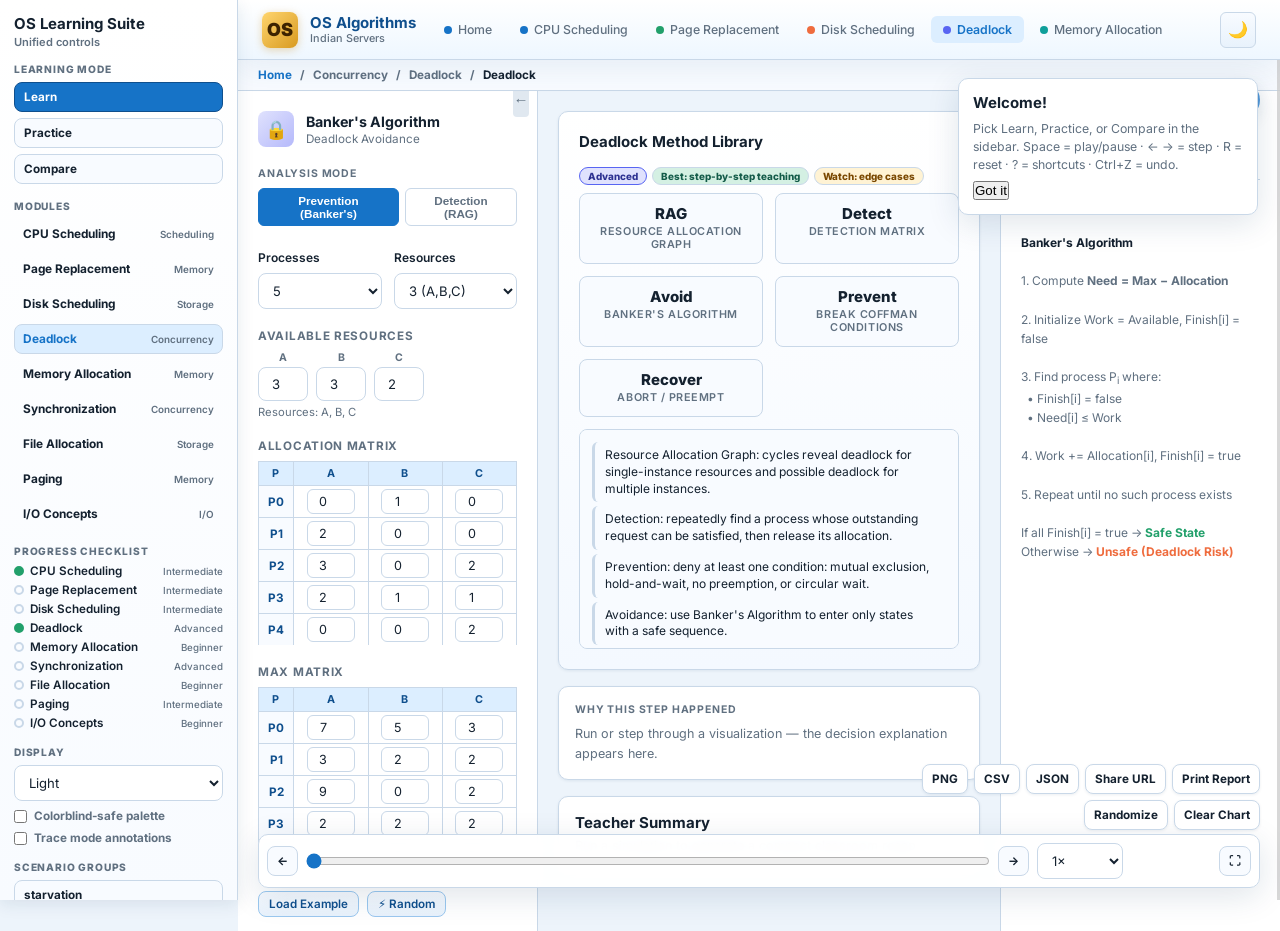
<file: deadlock.html>
<!DOCTYPE html>
<html lang="en" data-theme="light">
<head>
  <meta charset="UTF-8">
  <meta name="viewport" content="width=device-width, initial-scale=1.0">
  <title>Deadlock — Banker's Algorithm — OS Algorithms</title>
  <link rel="stylesheet" href="css/style.css">
  <style>
    .matrix-section { margin-bottom: var(--space-4); }
    .matrix-label {
      font-size: 0.78rem; font-weight: 700;
      color: var(--muted);
      text-transform: uppercase;
      letter-spacing: 0.06em;
      margin-bottom: var(--space-2);
    }
    .matrix-table {
      border-collapse: collapse;
      font-size: 0.84rem;
    }
    .matrix-table th {
      padding: 5px 10px;
      background: var(--blue-2);
      color: var(--blue-5);
      font-weight: 700;
      font-size: 0.72rem;
      letter-spacing: 0.05em;
      border: 1px solid var(--line);
      text-align: center;
    }
    .matrix-table td {
      padding: 3px 6px;
      border: 1px solid var(--line);
      text-align: center;
    }
    .matrix-table input {
      width: 48px; text-align: center;
      padding: 4px 4px;
      border: 1px solid var(--line);
      border-radius: var(--radius-sm);
      font-size: 0.84rem;
    }
    .matrix-table .proc-cell {
      background: var(--blue-1);
      font-weight: 700;
      font-size: 0.78rem;
      color: var(--blue-5);
    }
    [data-theme="dark"] .matrix-table th { background: var(--blue-2); color: var(--blue-3); }
    [data-theme="dark"] .matrix-table .proc-cell { background: var(--blue-1); color: var(--blue-3); }

    .safety-step {
      border-radius: var(--radius-md);
      padding: 10px 14px;
      margin-bottom: 6px;
      border-left: 4px solid var(--line);
      font-size: 0.82rem;
      line-height: 1.5;
      background: var(--blue-1);
    }
    .safety-step.safe { border-left-color: var(--mem-color); background: #f4fdf8; }
    .safety-step.unsafe { border-left-color: var(--disk-color); background: #fff7f5; }
    .safety-step.current { border-left-color: var(--accent); background: var(--blue-2); font-weight: 600; }
    .safety-step.checking { border-left-color: var(--accent-3); background: #fffbf0; }
    [data-theme="dark"] .safety-step { background: var(--blue-1); }
    [data-theme="dark"] .safety-step.safe { background: #0f2a1e; }
    [data-theme="dark"] .safety-step.unsafe { background: #2a0e00; }

    .safe-seq-display {
      display: flex; flex-wrap: wrap; gap: 8px; align-items: center;
      padding: 14px;
      background: var(--blue-1);
      border: 1px solid var(--line);
      border-radius: var(--radius-lg);
    }
    .seq-block {
      padding: 6px 14px;
      border-radius: var(--radius-md);
      font-weight: 800;
      font-size: 0.9rem;
      color: #fff;
      background: var(--mem-color);
      box-shadow: 0 2px 6px rgba(34,160,107,0.3);
    }
    .seq-arrow { color: var(--muted); font-size: 1.2rem; font-weight: 700; }

    .avail-display {
      display: flex; gap: 8px;
    }
    .avail-cell {
      min-width: 44px; height: 44px;
      background: var(--blue-2);
      border: 2px solid var(--blue-3);
      border-radius: var(--radius-md);
      display: flex; align-items: center; justify-content: center;
      font-size: 1rem; font-weight: 800;
      color: var(--blue-5);
      transition: all 0.3s;
    }
    .avail-cell.updated {
      background: var(--mem-light);
      border-color: var(--mem-color);
      color: #135b49;
      transform: scale(1.1);
      box-shadow: 0 0 0 3px rgba(34,160,107,0.2);
    }
    .need-matrix-wrap, .alloc-matrix-wrap {
      overflow-x: auto;
    }
    .unsafe-banner {
      background: linear-gradient(135deg, var(--disk-light), #fde0d4);
      border: 2px solid var(--disk-color);
      border-radius: var(--radius-lg);
      padding: var(--space-4) var(--space-5);
      text-align: center;
      color: #8b2500;
      font-weight: 700;
    }
    .safe-banner {
      background: linear-gradient(135deg, var(--mem-light), #c0ecd4);
      border: 2px solid var(--mem-color);
      border-radius: var(--radius-lg);
      padding: var(--space-4) var(--space-5);
      text-align: center;
      color: #135b49;
      font-weight: 700;
    }
    .res-count-controls { display: flex; gap: var(--space-3); align-items: center; flex-wrap: wrap; }

    /* ─── MOD 44: Need auto-compute ─────────────────── */
    .invalid-field { border-color: var(--disk-color) !important; }
    #needErr { font-size:.78rem; padding:6px; display:none; color:var(--disk-color); }

    /* ─── MOD 45: Resource Request ──────────────────── */
    .request-result-safe { color: var(--mem-color); font-weight:700; }
    .request-result-unsafe { color: var(--disk-color); font-weight:700; }

    /* ─── MOD 46: Mode buttons ───────────────────────── */
    .mode-btn {
      padding:5px 12px; border-radius:var(--radius-sm);
      font-size:.78rem; font-weight:600;
      border:1px solid var(--line); cursor:pointer;
      background:var(--panel); color:var(--muted); transition:all .15s;
    }
    .mode-btn.active { background:var(--accent); color:#fff; border-color:var(--accent); }
  </style>
</head>
<body>

<nav class="top-nav">
  <a class="nav-brand" href="index.html">
    <div class="nav-brand-mark">OS</div>
    <div><div class="nav-brand-text">OS Algorithms</div><div class="nav-brand-sub">Indian Servers</div></div>
  </a>
  <div class="nav-links">
    <a class="nav-link" href="index.html"><span class="dot" style="background:#1673c7"></span>Home</a>
    <a class="nav-link" href="cpu-scheduling.html"><span class="dot" style="background:#1673c7"></span>CPU Scheduling</a>
    <a class="nav-link" href="page-replacement.html"><span class="dot" style="background:#22a06b"></span>Page Replacement</a>
    <a class="nav-link" href="disk-scheduling.html"><span class="dot" style="background:#ef6c3e"></span>Disk Scheduling</a>
    <a class="nav-link active" href="deadlock.html"><span class="dot" style="background:#5865f2"></span>Deadlock</a>
    <a class="nav-link" href="memory-allocation.html"><span class="dot" style="background:#0f9f9a"></span>Memory Allocation</a>
  </div>
  <div class="nav-actions">
    <button class="theme-toggle" id="themeBtn">🌙</button>
  </div>
</nav>

<div class="page-layout-3">

  <!-- Control Panel -->
  <aside class="control-panel">
    <div>
      <div class="card-header" style="margin-bottom:0">
        <div class="card-icon" style="background:linear-gradient(135deg,#e0e2fd,#b5b9fb)">🔒</div>
        <div>
          <div class="card-title">Banker's Algorithm</div>
          <div class="card-subtitle" id="modeSubtitle">Deadlock Avoidance</div>
        </div>
      </div>
    </div>

    <!-- MOD 46: Analysis Mode Toggle -->
    <div id="dlModeGroup" style="margin-bottom:4px">
      <div class="section-title">Analysis Mode</div>
      <div style="display:flex;gap:6px">
        <button class="mode-btn active" id="avoidanceMode">Prevention (Banker's)</button>
        <button class="mode-btn" id="detectionMode">Detection (RAG)</button>
      </div>
    </div>

    <div class="res-count-controls">
      <div class="form-group" style="flex:1; min-width:100px">
        <label class="form-label">Processes</label>
        <select id="nProcs" onchange="rebuild()">
          <option value="3">3</option>
          <option value="4">4</option>
          <option value="5" selected>5</option>
        </select>
      </div>
      <div class="form-group" style="flex:1; min-width:100px">
        <label class="form-label">Resources</label>
        <select id="nRes" onchange="rebuild()">
          <option value="2">2 (A,B)</option>
          <option value="3" selected>3 (A,B,C)</option>
          <option value="4">4 (A,B,C,D)</option>
        </select>
      </div>
    </div>

    <div>
      <div class="matrix-label">Available Resources</div>
      <div id="availableInputs" class="flex gap-2" style="margin-bottom:4px"></div>
      <div class="form-hint" id="availHint"></div>
    </div>

    <div>
      <div class="matrix-label">Allocation Matrix</div>
      <div class="need-matrix-wrap">
        <table class="matrix-table" id="allocTable"></table>
      </div>
    </div>

    <div>
      <div class="matrix-label">Max Matrix</div>
      <div class="alloc-matrix-wrap">
        <table class="matrix-table" id="maxTable"></table>
      </div>
    </div>

    <div class="btn-group">
      <button class="btn btn-secondary btn-sm" id="loadExampleBtn">Load Example</button>
      <button class="btn btn-secondary btn-sm" id="randomBtn">⚡ Random</button>
    </div>

    <!-- MOD 45: Resource Request Simulation Panel -->
    <div class="resource-request-panel" id="requestPanel" style="margin-top:4px">
      <div class="section-title">Resource Request Simulation</div>
      <div class="form-group">
        <label class="form-label">Process (P<sub>i</sub>)</label>
        <input type="number" id="reqProcess" value="0" min="0" style="width:70px">
      </div>
      <div class="form-group" style="margin-top:6px">
        <label class="form-label">Request Vector</label>
        <input type="text" id="reqVector" placeholder="e.g. 1 0 2" value="1 0 2" style="width:100%">
        <div class="form-hint">Space-separated amounts for each resource</div>
      </div>
      <button class="btn btn-secondary btn-sm w-full" id="simulateRequestBtn" style="margin-top:6px">Simulate Request</button>
      <div id="requestResult" style="margin-top:8px;font-size:.82rem;display:none"></div>
    </div>

    <div class="divider"></div>
    <div class="btn-group" style="flex-wrap:nowrap">
      <button class="btn btn-primary w-full" id="runBtn">▶ Run Safety Alg.</button>
      <button class="btn btn-secondary" id="resetBtn">↺</button>
    </div>
  </aside>

  <!-- Main Panel -->
  <main class="viz-panel">

    <!-- Need Matrix -->
    <div class="card" id="needArea" style="display:none">
      <div class="panel-title">Need Matrix (Max − Allocation)</div>
      <div style="overflow-x:auto">
        <table class="matrix-table" id="needTable"></table>
      </div>
    </div>

    <!-- Safety Algorithm Steps -->
    <div class="card" id="safetyArea" style="display:none">
      <div class="flex items-center justify-between" style="margin-bottom:var(--space-4)">
        <div class="panel-title" style="margin:0">Safety Algorithm</div>
        <div id="statusBadge"></div>
      </div>

      <!-- Available work vector at each step -->
      <div style="margin-bottom:var(--space-4)">
        <div class="section-title" style="margin-bottom:8px">Work Vector (Available)</div>
        <div class="avail-display" id="workDisplay"></div>
      </div>

      <!-- Playback -->
      <div class="playback-bar" id="playbackBar" style="display:none; margin-bottom:var(--space-4)">
        <button class="btn btn-secondary btn-sm btn-icon" id="stepBackBtn">⟨⟨</button>
        <button class="btn btn-primary btn-sm" id="playBtn" style="min-width:90px">▶ Play</button>
        <button class="btn btn-secondary btn-sm btn-icon" id="stepFwdBtn">⟩⟩</button>
        <div class="progress-bar w-full"><div class="progress-fill" id="progressFill" style="width:0%"></div></div>
        <div class="step-counter" id="stepCounter">0 / 0</div>
      </div>

      <!-- Steps log -->
      <div class="section-title" style="margin-bottom:8px">Step Log</div>
      <div id="safetySteps" style="max-height:280px; overflow-y:auto"></div>
    </div>

    <!-- Safe Sequence / Result -->
    <div id="resultArea" style="display:none">
      <div id="resultBanner"></div>
      <div id="safeSeqArea" style="display:none; margin-top:var(--space-4)">
        <div class="section-title" style="margin-bottom:8px">Safe Execution Sequence</div>
        <div class="safe-seq-display" id="safeSeqDisplay"></div>
      </div>
    </div>

    <!-- Metrics -->
    <div id="metricsArea" style="display:none">
      <div class="metrics-grid" id="metricsGrid"></div>
    </div>

    <!-- MOD 46: Detection Panel -->
    <div id="detectionPanel" style="display:none" class="card">
      <div class="panel-title">Deadlock Detection</div>
      <div style="font-size:.82rem;color:var(--muted);margin-bottom:10px">
        Detection algorithm runs periodically to check if deadlock exists. Unlike avoidance, it allows potentially unsafe states and recovers if needed.
      </div>
      <button class="btn btn-warning btn-sm" id="runDetectionBtn">Run Detection Algorithm</button>
      <div id="detectionResult" style="margin-top:10px;font-size:.82rem"></div>
    </div>

    <!-- MOD 44: Need error display -->
    <div id="needErr" style="display:none;color:var(--disk-color);font-size:.78rem;padding:6px;background:var(--disk-light);border-radius:var(--radius-sm)"></div>

    <div class="card">
      <div class="panel-title">Deadlock Method Library</div>
      <div class="metrics-grid">
        <div class="metric-card"><div class="metric-value" style="font-size:1rem">RAG</div><div class="metric-label">Resource Allocation Graph</div></div>
        <div class="metric-card"><div class="metric-value" style="font-size:1rem">Detect</div><div class="metric-label">Detection Matrix</div></div>
        <div class="metric-card"><div class="metric-value" style="font-size:1rem">Avoid</div><div class="metric-label">Banker's Algorithm</div></div>
        <div class="metric-card"><div class="metric-value" style="font-size:1rem">Prevent</div><div class="metric-label">Break Coffman Conditions</div></div>
        <div class="metric-card"><div class="metric-value" style="font-size:1rem">Recover</div><div class="metric-label">Abort / Preempt</div></div>
      </div>
      <div class="step-log mt-3">
        <div class="step-entry">Resource Allocation Graph: cycles reveal deadlock for single-instance resources and possible deadlock for multiple instances.</div>
        <div class="step-entry">Detection: repeatedly find a process whose outstanding request can be satisfied, then release its allocation.</div>
        <div class="step-entry">Prevention: deny at least one condition: mutual exclusion, hold-and-wait, no preemption, or circular wait.</div>
        <div class="step-entry">Avoidance: use Banker's Algorithm to enter only states with a safe sequence.</div>
        <div class="step-entry">Recovery: select a victim process, abort it or preempt resources, then roll back safely.</div>
      </div>
    </div>
  </main>

  <!-- Info Panel -->
  <aside class="info-panel">
    <div class="section-title">Process States</div>
    <div id="procStates" style="display:flex; flex-direction:column; gap:6px">
      <div class="text-muted text-sm">Run the algorithm to see process states.</div>
    </div>

    <hr>

    <div class="section-title">How It Works</div>
    <div style="font-size:0.8rem; color:var(--muted); line-height:1.6">
      <strong style="color:var(--ink)">Banker's Algorithm</strong><br><br>
      1. Compute <strong>Need = Max − Allocation</strong><br><br>
      2. Initialize Work = Available, Finish[i] = false<br><br>
      3. Find process P<sub>i</sub> where:<br>
      &nbsp;&nbsp;• Finish[i] = false<br>
      &nbsp;&nbsp;• Need[i] ≤ Work<br><br>
      4. Work += Allocation[i], Finish[i] = true<br><br>
      5. Repeat until no such process exists<br><br>
      If all Finish[i] = true → <strong style="color:var(--mem-color)">Safe State</strong><br>
      Otherwise → <strong style="color:var(--disk-color)">Unsafe (Deadlock Risk)</strong>
    </div>
  </aside>
</div>

<script>
// ── Theme ─────────────────────────────────────────────────
const themeBtn = document.getElementById('themeBtn');
const root = document.documentElement;
const saved = localStorage.getItem('os-theme') || 'light';
root.setAttribute('data-theme', saved);
themeBtn.textContent = saved === 'dark' ? '☀️' : '🌙';
themeBtn.addEventListener('click', () => {
  const next = root.getAttribute('data-theme') === 'dark' ? 'light' : 'dark';
  root.setAttribute('data-theme', next);
  themeBtn.textContent = next === 'dark' ? '☀️' : '🌙';
  localStorage.setItem('os-theme', next);
});

let nProcs = 5, nRes = 3;
let allocation = [], maxMatrix = [], available = [];
let safetySteps = [];
let currentStep = 0;
let playing = false;
let playInterval = null;

const RES_LABELS = ['A', 'B', 'C', 'D'];
const PROC_COLORS = ['#1673c7','#d85f3f','#22a06b','#7c5bb0','#ef9c00'];

function rebuild() {
  nProcs = parseInt(document.getElementById('nProcs').value);
  nRes = parseInt(document.getElementById('nRes').value);
  // Reset with zeros
  allocation = Array.from({length:nProcs}, () => new Array(nRes).fill(0));
  maxMatrix = Array.from({length:nProcs}, () => new Array(nRes).fill(0));
  available = new Array(nRes).fill(0);
  renderInputs();
}

function renderInputs() {
  // Available
  const availDiv = document.getElementById('availableInputs');
  availDiv.innerHTML = Array.from({length:nRes}, (_, r) => `
    <div style="text-align:center">
      <div style="font-size:0.7rem;font-weight:700;color:var(--muted);margin-bottom:3px">${RES_LABELS[r]}</div>
      <input type="number" min="0" max="20" value="${available[r]||0}" style="width:50px;text-align:center"
        onchange="available[${r}]=parseInt(this.value)||0">
    </div>
  `).join('');
  document.getElementById('availHint').textContent = `Resources: ${RES_LABELS.slice(0,nRes).join(', ')}`;

  // Allocation table
  renderMatrix('allocTable', allocation, 'Allocation');
  // Max table
  renderMatrix('maxTable', maxMatrix, 'Max');
}

function renderMatrix(id, data, label) {
  const tbl = document.getElementById(id);
  const headers = ['<th>P</th>', ...Array.from({length:nRes}, (_,r) => `<th>${RES_LABELS[r]}</th>`)].join('');
  const prefix = id === 'allocTable' ? 'alloc' : 'max';
  const rows = data.map((row, i) => {
    const cells = row.map((v, r) => `<td><input type="number" min="0" max="20" value="${v}" id="${prefix}_${i}_${r}" onchange="${id==='allocTable'?'allocation':'maxMatrix'}[${i}][${r}]=parseInt(this.value)||0;autoComputeNeed()"></td>`).join('');
    return `<tr><td class="proc-cell">P${i}</td>${cells}</tr>`;
  }).join('');
  tbl.innerHTML = `<thead><tr>${headers}</tr></thead><tbody>${rows}</tbody>`;
}

// ── Banker's Algorithm ────────────────────────────────────
function runBankersAlgorithm() {
  // Read current input values
  const readMatrix = (id, rows, cols) => {
    const tbl = document.getElementById(id);
    const inputs = tbl.querySelectorAll('input');
    const mat = [];
    for (let i = 0; i < rows; i++) {
      mat.push([]);
      for (let j = 0; j < cols; j++) {
        mat[i].push(parseInt(inputs[i * cols + j].value) || 0);
      }
    }
    return mat;
  };
  const readAvail = () => {
    const inputs = document.getElementById('availableInputs').querySelectorAll('input');
    return Array.from(inputs).map(i => parseInt(i.value) || 0);
  };

  const alloc = readMatrix('allocTable', nProcs, nRes);
  const max = readMatrix('maxTable', nProcs, nRes);
  const avail = readAvail();

  // Calculate Need
  const need = alloc.map((row, i) => row.map((v, j) => max[i][j] - v));

  // Safety algorithm
  const work = [...avail];
  const finish = new Array(nProcs).fill(false);
  const safeSeq = [];
  const steps = [];

  steps.push({
    type: 'init',
    msg: `Initialize Work = [${work.join(', ')}], all Finish[] = false`,
    work: [...work],
    finish: [...finish],
    proc: -1
  });

  let progress = true;
  while (progress) {
    progress = false;
    for (let i = 0; i < nProcs; i++) {
      if (finish[i]) continue;
      // Check if Need[i] <= Work
      const canAllocate = need[i].every((n, r) => n <= work[r]);
      if (canAllocate) {
        steps.push({
          type: 'check',
          msg: `Checking P${i}: Need=[${need[i].join(',')}] ≤ Work=[${work.join(',')}] ✓ — P${i} can proceed`,
          work: [...work],
          finish: [...finish],
          proc: i
        });
        // Simulate execution
        need[i].forEach((_, r) => { work[r] += alloc[i][r]; });
        finish[i] = true;
        safeSeq.push(i);
        progress = true;
        steps.push({
          type: 'execute',
          msg: `P${i} executes and releases resources. Work = [${work.join(', ')}]`,
          work: [...work],
          finish: [...finish],
          proc: i
        });
      } else {
        steps.push({
          type: 'fail',
          msg: `P${i}: Need=[${need[i].join(',')}] > Work=[${work.join(',')}] — cannot proceed yet`,
          work: [...work],
          finish: [...finish],
          proc: i
        });
      }
    }
  }

  const isSafe = finish.every(Boolean);
  steps.push({
    type: isSafe ? 'safe' : 'unsafe',
    msg: isSafe
      ? `✓ All processes completed. Safe sequence: P${safeSeq.join(' → P')}`
      : `✗ Deadlock detected! Processes [${finish.map((f,i) => f?null:i).filter(x=>x!==null).map(i=>'P'+i).join(', ')}] cannot proceed.`,
    work: [...work],
    finish: [...finish],
    proc: -1,
    safeSeq: isSafe ? safeSeq : null
  });

  return { steps, need, isSafe, safeSeq, alloc, max, avail };
}

// ── Render Need Matrix ────────────────────────────────────
function renderNeedMatrix(need) {
  const tbl = document.getElementById('needTable');
  const headers = ['<th>P</th>', ...Array.from({length:nRes}, (_,r) => `<th>${RES_LABELS[r]}</th>`)].join('');
  const rows = need.map((row, i) => {
    const cells = row.map((v, r) => {
      const unsafe = v < 0;
      // MOD 44: add id to need cells for auto-compute targeting
      return `<td id="need_${i}_${r}" style="${unsafe?'color:var(--disk-color);font-weight:700':''}">
        ${unsafe ? `<span title="Need > Max!">${v}</span>` : v}
      </td>`;
    }).join('');
    return `<tr><td class="proc-cell">P${i}</td>${cells}</tr>`;
  }).join('');
  tbl.innerHTML = `<thead><tr>${headers}</tr></thead><tbody>${rows}</tbody>`;
}

// ── Step Rendering ────────────────────────────────────────
function renderSteps(upTo) {
  const container = document.getElementById('safetySteps');
  container.innerHTML = safetySteps.slice(0, upTo).map((s, i) => {
    let cls = '';
    if (s.type === 'safe' || s.type === 'execute') cls = 'safe';
    else if (s.type === 'unsafe' || s.type === 'fail') cls = 'unsafe';
    else if (s.type === 'check') cls = 'checking';
    if (i === upTo - 1) cls = 'current';
    return `<div class="safety-step ${cls}">${s.msg}</div>`;
  }).join('');
  container.scrollTop = container.scrollHeight;

  // Work vector
  const step = safetySteps[upTo - 1];
  if (step) {
    const workDiv = document.getElementById('workDisplay');
    workDiv.innerHTML = step.work.map((v, r) =>
      `<div style="text-align:center">
        <div style="font-size:0.7rem;font-weight:700;color:var(--muted);margin-bottom:3px">${RES_LABELS[r]}</div>
        <div class="avail-cell ${safetySteps[upTo-2] && safetySteps[upTo-2].work[r] !== v ? 'updated' : ''}">${v}</div>
      </div>`
    ).join('');
  }

  // Process states
  if (step) {
    updateProcStates(step.finish);
  }
}

function updateProcStates(finish) {
  const panel = document.getElementById('procStates');
  panel.innerHTML = Array.from({length:nProcs}, (_, i) => {
    const done = finish[i];
    return `<div style="display:flex; align-items:center; justify-content:space-between; font-size:0.82rem; padding:5px 8px; border-radius:6px; background:var(--blue-1); border:1px solid var(--line)">
      <span style="display:flex; align-items:center; gap:6px">
        <span class="state-dot ${done ? 'done' : 'ready'}"></span>
        <strong style="color:${PROC_COLORS[i]}">P${i}</strong>
      </span>
      <span style="color:var(--muted)">${done ? '✓ Completed' : '⏳ Waiting'}</span>
    </div>`;
  }).join('');
}

function updatePlayback() {
  const n = safetySteps.length;
  document.getElementById('stepCounter').textContent = `${currentStep} / ${n}`;
  const pct = n ? (currentStep / n * 100) : 0;
  document.getElementById('progressFill').style.width = pct + '%';
  renderSteps(currentStep);
}

// ── Run ───────────────────────────────────────────────────
document.getElementById('runBtn').addEventListener('click', () => {
  stopPlay();
  const result = runBankersAlgorithm();
  safetySteps = result.steps;
  currentStep = safetySteps.length;

  renderNeedMatrix(result.need);
  document.getElementById('needArea').style.display = '';
  document.getElementById('safetyArea').style.display = '';
  document.getElementById('playbackBar').style.display = 'flex';
  document.getElementById('resultArea').style.display = '';
  document.getElementById('metricsArea').style.display = '';

  // Result banner
  const banner = document.getElementById('resultBanner');
  if (result.isSafe) {
    banner.innerHTML = `<div class="safe-banner">✓ System is in a SAFE STATE — Deadlock avoidance successful!</div>`;
    document.getElementById('safeSeqArea').style.display = '';
    document.getElementById('safeSeqDisplay').innerHTML = result.safeSeq.map((i, idx) =>
      `${idx > 0 ? '<span class="seq-arrow">→</span>' : ''}<div class="seq-block" style="background:${PROC_COLORS[i]}">P${i}</div>`
    ).join('');
  } else {
    banner.innerHTML = `<div class="unsafe-banner">⚠ System is in an UNSAFE STATE — Deadlock may occur!</div>`;
    document.getElementById('safeSeqArea').style.display = 'none';
  }

  // Status badge
  document.getElementById('statusBadge').innerHTML = result.isSafe
    ? '<span class="badge badge-green">✓ Safe</span>'
    : '<span class="badge badge-red">⚠ Unsafe</span>';

  // Metrics
  document.getElementById('metricsGrid').innerHTML = `
    <div class="metric-card"><div class="metric-value" style="color:${result.isSafe?'var(--mem-color)':'var(--disk-color)'}">
      ${result.isSafe ? '✓ Safe' : '✗ Unsafe'}</div><div class="metric-label">System State</div></div>
    <div class="metric-card"><div class="metric-value">${nProcs}</div><div class="metric-label">Processes</div></div>
    <div class="metric-card"><div class="metric-value">${nRes}</div><div class="metric-label">Resource Types</div></div>
    <div class="metric-card"><div class="metric-value">${safetySteps.length}</div><div class="metric-label">Alg. Steps</div></div>
  `;

  renderSteps(currentStep);
  updatePlayback();
});

// ── Playback ──────────────────────────────────────────────
document.getElementById('stepBackBtn').addEventListener('click', () => {
  stopPlay(); if (currentStep > 1) { currentStep--; updatePlayback(); }
});
document.getElementById('stepFwdBtn').addEventListener('click', () => {
  stopPlay(); if (currentStep < safetySteps.length) { currentStep++; updatePlayback(); }
});

function stopPlay() {
  clearInterval(playInterval); playing = false;
  document.getElementById('playBtn').textContent = '▶ Play';
}
document.getElementById('playBtn').addEventListener('click', () => {
  if (playing) { stopPlay(); return; }
  if (currentStep >= safetySteps.length) currentStep = 0;
  playing = true;
  document.getElementById('playBtn').textContent = '⏸ Pause';
  playInterval = setInterval(() => {
    if (currentStep >= safetySteps.length) { stopPlay(); return; }
    currentStep++; updatePlayback();
  }, 800);
});

document.getElementById('resetBtn').addEventListener('click', () => {
  stopPlay(); safetySteps = []; currentStep = 0;
  document.getElementById('needArea').style.display = 'none';
  document.getElementById('safetyArea').style.display = 'none';
  document.getElementById('resultArea').style.display = 'none';
  document.getElementById('metricsArea').style.display = 'none';
  document.getElementById('procStates').innerHTML = '<div class="text-muted text-sm">Run the algorithm to see process states.</div>';
});

// ── Load Example ──────────────────────────────────────────
document.getElementById('loadExampleBtn').addEventListener('click', () => {
  document.getElementById('nProcs').value = '5';
  document.getElementById('nRes').value = '3';
  nProcs = 5; nRes = 3;
  allocation = [[0,1,0],[2,0,0],[3,0,2],[2,1,1],[0,0,2]];
  maxMatrix =  [[7,5,3],[3,2,2],[9,0,2],[2,2,2],[4,3,3]];
  available = [3,3,2];
  renderInputs();
});

document.getElementById('randomBtn').addEventListener('click', () => {
  nProcs = parseInt(document.getElementById('nProcs').value);
  nRes = parseInt(document.getElementById('nRes').value);
  const total = Array.from({length:nRes}, () => 5 + Math.floor(Math.random() * 5));
  allocation = Array.from({length:nProcs}, () =>
    Array.from({length:nRes}, (_, r) => Math.floor(Math.random() * Math.ceil(total[r] / nProcs)))
  );
  maxMatrix = allocation.map(row =>
    row.map((v, r) => v + Math.floor(Math.random() * (total[r] - v + 1)))
  );
  const allocSum = Array.from({length:nRes}, (_, r) => allocation.reduce((s,row) => s + row[r], 0));
  available = allocSum.map((s, r) => Math.max(0, total[r] - s));
  renderInputs();
});

// ── MOD 44: Need auto-compute ─────────────────────────────
function autoComputeNeed() {
  // Only works if needTable is visible (after run, or we can show it live)
  const needTbl = document.getElementById('needTable');
  if (!needTbl) return true;
  let hasError = false;
  for (let i = 0; i < nProcs; i++) {
    for (let j = 0; j < nRes; j++) {
      const maxInput = document.getElementById(`max_${i}_${j}`);
      const allocInput = document.getElementById(`alloc_${i}_${j}`);
      if (!maxInput || !allocInput) continue;
      const maxVal = parseInt(maxInput.value) || 0;
      const allocVal = parseInt(allocInput.value) || 0;
      const need = maxVal - allocVal;
      // Highlight max input if negative
      if (need < 0) {
        maxInput.classList.add('invalid-field');
        hasError = true;
      } else {
        maxInput.classList.remove('invalid-field');
      }
      // Update need cell in needTable if visible
      const needCell = document.getElementById(`need_${i}_${j}`);
      if (needCell) {
        needCell.textContent = need >= 0 ? need : 0;
        needCell.style.color = need < 0 ? 'var(--disk-color)' : '';
        needCell.style.fontWeight = need < 0 ? '700' : '';
      }
    }
  }
  const errDiv = document.getElementById('needErr');
  if (errDiv) {
    errDiv.textContent = hasError ? 'Need cannot be negative — Max must be >= Allocation for all cells' : '';
    errDiv.style.display = hasError ? '' : 'none';
  }
  return !hasError;
}

// ── MOD 45: Resource Request Simulation ───────────────────
document.getElementById('simulateRequestBtn').addEventListener('click', () => {
  const procIdx = parseInt(document.getElementById('reqProcess').value) || 0;
  const reqVecStr = document.getElementById('reqVector').value || '';
  const reqVec = reqVecStr.trim().split(/\s+/).map(Number).filter(n => !isNaN(n));
  const resultEl = document.getElementById('requestResult');
  resultEl.style.display = '';

  if (procIdx < 0 || procIdx >= nProcs) {
    resultEl.innerHTML = '<span class="request-result-unsafe">Invalid process index.</span>';
    return;
  }
  if (!reqVec.length) {
    resultEl.innerHTML = '<span class="request-result-unsafe">Please enter a valid request vector.</span>';
    return;
  }

  // Read current state from inputs
  const readMatrix = (id, rows, cols) => {
    const tbl = document.getElementById(id);
    const inputs = tbl.querySelectorAll('input');
    const mat = [];
    for (let i = 0; i < rows; i++) {
      mat.push([]);
      for (let j = 0; j < cols; j++) mat[i].push(parseInt(inputs[i*cols+j].value)||0);
    }
    return mat;
  };
  const readAvail = () => {
    return Array.from(document.getElementById('availableInputs').querySelectorAll('input')).map(i=>parseInt(i.value)||0);
  };

  const alloc = readMatrix('allocTable', nProcs, nRes);
  const max = readMatrix('maxTable', nProcs, nRes);
  const avail = readAvail();
  const need = alloc.map((row, i) => row.map((v, j) => max[i][j] - v));

  // Step 1: Request <= Need[procIdx]
  const needRow = need[procIdx] || [];
  for (let j = 0; j < reqVec.length; j++) {
    if (reqVec[j] > (needRow[j] || 0)) {
      resultEl.innerHTML = `<span class="request-result-unsafe">Request denied: amount requested (${reqVec[j]}) exceeds P${procIdx}'s declared maximum need (${needRow[j]||0}) for resource ${RES_LABELS[j]||j}.</span>`;
      return;
    }
  }

  // Step 2: Request <= Available
  for (let j = 0; j < reqVec.length; j++) {
    if (reqVec[j] > (avail[j] || 0)) {
      resultEl.innerHTML = `<span class="request-result-unsafe">Process P${procIdx} must wait: requested ${reqVec[j]} of resource ${RES_LABELS[j]||j} but only ${avail[j]||0} available.</span>`;
      return;
    }
  }

  // Step 3: Tentatively allocate and check safety
  const tmpAvail = [...avail];
  const tmpAlloc = alloc.map(r=>[...r]);
  const tmpNeed = need.map(r=>[...r]);
  for (let j = 0; j < reqVec.length; j++) {
    tmpAvail[j] -= (reqVec[j] || 0);
    tmpAlloc[procIdx][j] += (reqVec[j] || 0);
    tmpNeed[procIdx][j] -= (reqVec[j] || 0);
  }

  // Run safety check on tentative state
  const work = [...tmpAvail];
  const finish = new Array(nProcs).fill(false);
  const safeSeq = [];
  let progress = true;
  while (progress) {
    progress = false;
    for (let i = 0; i < nProcs; i++) {
      if (finish[i]) continue;
      if (tmpNeed[i].every((n, r) => n <= work[r])) {
        for (let r = 0; r < nRes; r++) work[r] += tmpAlloc[i][r];
        finish[i] = true;
        safeSeq.push(i);
        progress = true;
      }
    }
  }

  if (finish.every(Boolean)) {
    resultEl.innerHTML = `<span class="request-result-safe">Request can be safely granted — system remains in a safe state.</span><br>
      <span style="font-size:.72rem;color:var(--muted)">Safe sequence after grant: P${safeSeq.join(' → P')}. The Banker's algorithm confirms a safe sequence still exists.</span>`;
  } else {
    const deadlocked = finish.map((f,i)=>f?null:`P${i}`).filter(x=>x!==null).join(', ');
    resultEl.innerHTML = `<span class="request-result-unsafe">Request denied: granting this request would lead to an unsafe state. Processes ${deadlocked} cannot complete.</span>`;
  }
});

// ── MOD 46: Detection mode ────────────────────────────────
let dlMode = 'avoidance';

document.getElementById('avoidanceMode').addEventListener('click', () => {
  dlMode = 'avoidance';
  document.getElementById('avoidanceMode').classList.add('active');
  document.getElementById('detectionMode').classList.remove('active');
  document.getElementById('modeSubtitle').textContent = 'Deadlock Avoidance';
  document.getElementById('detectionPanel').style.display = 'none';
  // Show normal controls
  document.getElementById('runBtn').style.display = '';
  document.getElementById('needArea').style.display = 'none';
  document.getElementById('safetyArea').style.display = 'none';
  document.getElementById('resultArea').style.display = 'none';
  document.getElementById('metricsArea').style.display = 'none';
});

document.getElementById('detectionMode').addEventListener('click', () => {
  dlMode = 'detection';
  document.getElementById('detectionMode').classList.add('active');
  document.getElementById('avoidanceMode').classList.remove('active');
  document.getElementById('modeSubtitle').textContent = 'Deadlock Detection';
  document.getElementById('detectionPanel').style.display = '';
  document.getElementById('detectionResult').innerHTML = '';
});

document.getElementById('runDetectionBtn').addEventListener('click', () => {
  const readMatrix = (id, rows, cols) => {
    const tbl = document.getElementById(id);
    const inputs = tbl.querySelectorAll('input');
    const mat = [];
    for (let i = 0; i < rows; i++) {
      mat.push([]);
      for (let j = 0; j < cols; j++) mat[i].push(parseInt(inputs[i*cols+j].value)||0);
    }
    return mat;
  };
  const readAvail = () => {
    return Array.from(document.getElementById('availableInputs').querySelectorAll('input')).map(i=>parseInt(i.value)||0);
  };

  const alloc = readMatrix('allocTable', nProcs, nRes);
  const avail = readAvail();

  // Deadlock detection: find processes that can finish with available resources
  const work = [...avail];
  const finish = new Array(nProcs).fill(false);
  // A process can finish if its allocation can be satisfied (i.e., all its allocations <= work)
  // In pure detection: finish[i] = true if alloc[i] is all zeros (not holding resources)
  // Standard algorithm: find P where finish[i]=false and alloc[i]<=work
  let progress = true;
  while (progress) {
    progress = false;
    for (let i = 0; i < nProcs; i++) {
      if (finish[i]) continue;
      if (alloc[i].every((v, r) => v <= work[r])) {
        for (let r = 0; r < nRes; r++) work[r] += alloc[i][r];
        finish[i] = true;
        progress = true;
      }
    }
  }

  const resultEl = document.getElementById('detectionResult');
  const deadlocked = finish.map((f,i)=>f?null:i).filter(x=>x!==null);
  if (!deadlocked.length) {
    resultEl.innerHTML = `<div class="safety-step safe" style="margin-top:6px">No deadlock detected — all processes can complete with available resources.</div>`;
  } else {
    const pList = deadlocked.map(i=>`P${i}`).join(', ');
    resultEl.innerHTML = `<div class="safety-step unsafe" style="margin-top:6px">
      Deadlock detected! The following processes are in a deadlock cycle: <strong>${pList}</strong>.<br>
      <span style="font-size:.78rem;color:var(--muted)">These processes cannot complete even after all other processes release their resources.</span>
    </div>
    <div style="margin-top:8px;font-size:.78rem;color:var(--muted)">Recovery options: abort process(es) or preempt resources from deadlocked set.</div>`;
  }
});

// Init
document.getElementById('nProcs').value = '5';
document.getElementById('nRes').value = '3';
rebuild();
document.getElementById('loadExampleBtn').click();
</script>
<script src="js/global-ui.js"></script>
</body>
</html>
</file>
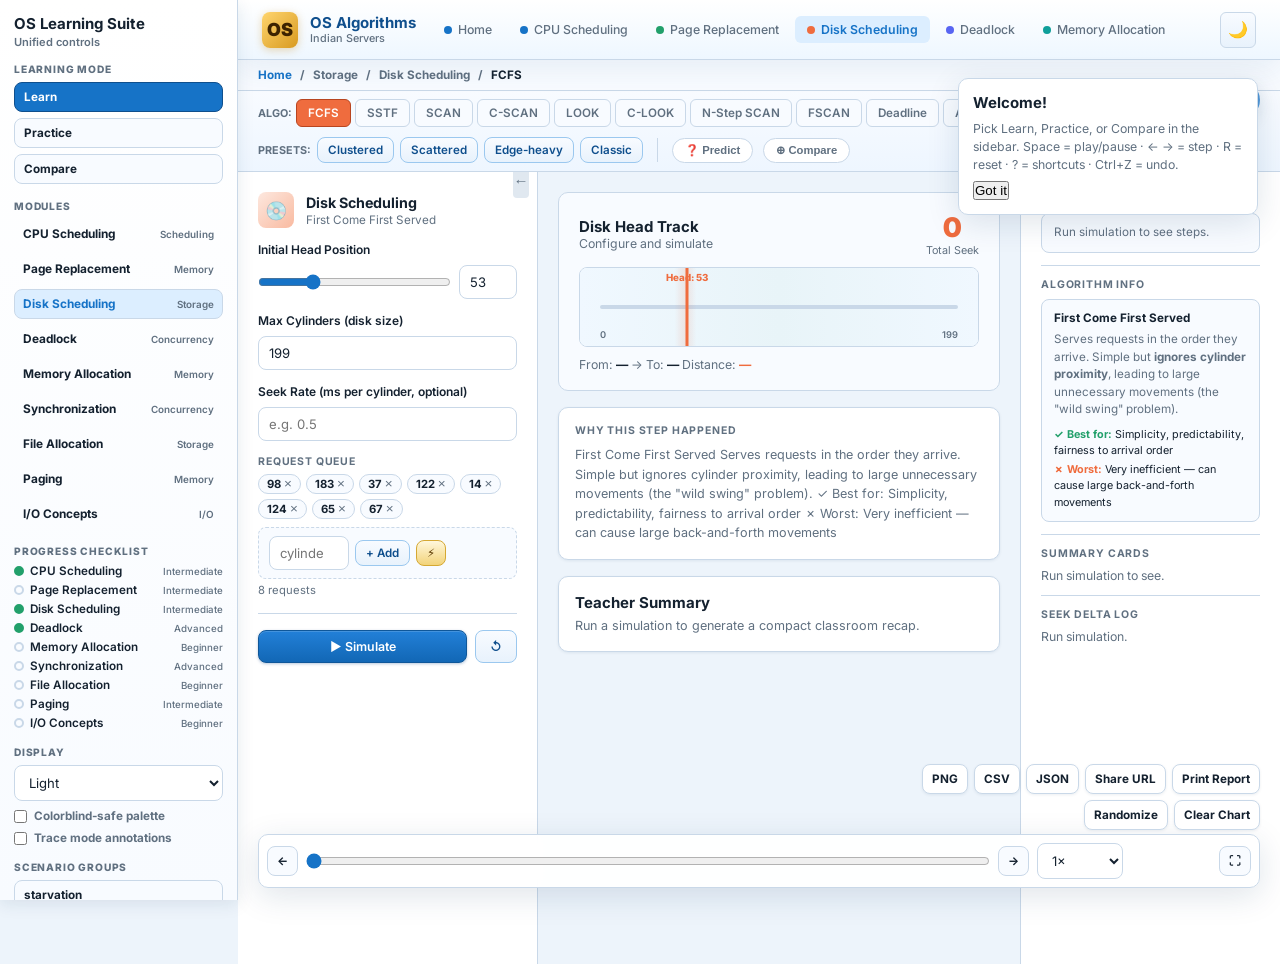
<file: disk-scheduling.html>
<!DOCTYPE html>
<html lang="en" data-theme="light">
<head>
<meta charset="UTF-8">
<meta name="viewport" content="width=device-width, initial-scale=1.0">
<title>Disk Scheduling — OS Algorithms</title>
<link rel="stylesheet" href="css/style.css">
<style>
/* ─── Layout ──────────────────────────────────────── */
.disk-layout {
  display: grid;
  grid-template-columns: 300px minmax(0,1fr) 260px;
  min-height: calc(100vh - 108px);
}
.toolbar {
  background: linear-gradient(180deg,#f8fbff,#eef6ff);
  border-bottom: 1px solid var(--line);
  padding: 8px 20px;
  display: flex; align-items: center; gap: 10px; flex-wrap: wrap;
}
[data-theme=dark] .toolbar { background: linear-gradient(180deg,#172434,#0f1c2e); }
.mode-toggle {
  padding: 5px 12px; border-radius: 20px;
  font-size: .75rem; font-weight: 700;
  border: 1px solid var(--line); cursor: pointer;
  background: var(--panel); color: var(--muted); transition: all .15s;
}
.mode-toggle.active { background: var(--disk-color); color: #fff; border-color: #b84520; }
.toolbar-sep { width:1px; height:24px; background:var(--line); margin:0 4px; }
.algo-tab {
  padding: 6px 11px; border-radius: var(--radius-sm);
  font-size: .78rem; font-weight: 600;
  border: 1px solid var(--line); cursor: pointer;
  background: var(--blue-1); color: var(--muted); transition: all .15s;
}
.algo-tab.active { background: var(--disk-color); color: #fff; border-color: #b84520; }
.algo-tab:hover { background: var(--disk-light); color: #8b2500; }

/* ─── Disk Track ──────────────────────────────────── */
.disk-track-wrap {
  background: var(--blue-1); border: 1px solid var(--line);
  border-radius: var(--radius-lg); padding: 18px 20px;
  overflow: hidden;
}
.disk-track-container {
  position: relative; height: 80px; background: var(--panel);
  border: 1px solid var(--line); border-radius: var(--radius-md);
  overflow: hidden;
}
.track-gradient {
  position: absolute; inset: 0;
  background: linear-gradient(to right, #f0f8ff, #e8f4f8, #f0f8ff);
}
.track-rail {
  position: absolute; top: 50%; left: 20px; right: 20px;
  height: 4px; background: var(--line); border-radius: 2px;
  transform: translateY(-50%);
}
.track-rail-done {
  position: absolute; top: 50%; left: 20px;
  height: 4px; background: var(--disk-color); border-radius: 2px;
  transform: translateY(-50%);
  transition: width .4s ease;
}
.request-dot {
  position: absolute; top: 50%; width: 12px; height: 12px;
  border-radius: 50%; transform: translate(-50%,-50%);
  transition: all .3s;
  border: 2px solid #fff;
  cursor: pointer;
  z-index: 2;
}
.request-dot.pending { background: var(--accent); }
.request-dot.served { background: var(--mem-color); opacity: .4; }
.request-dot.current {
  background: var(--disk-color);
  box-shadow: 0 0 0 4px rgba(239,108,62,.3);
  transform: translate(-50%,-50%) scale(1.4);
  z-index: 4;
}
.request-dot.future { background: var(--muted); opacity: .5; }
.head-marker {
  position: absolute; top: 0; bottom: 0;
  width: 3px; background: var(--disk-color);
  transform: translateX(-50%);
  transition: left .4s cubic-bezier(.34,1.56,.64,1);
  z-index: 5;
}
.head-marker::before {
  content: ''; position: absolute; top: 6px; left: -7px;
  border: 8px solid transparent;
  border-top-color: var(--disk-color);
  transform: translateY(-100%);
}
.head-label {
  position: absolute; top: 4px; transform: translateX(-50%);
  font-size: .65rem; font-weight: 800; color: var(--disk-color);
  white-space: nowrap;
  transition: left .4s cubic-bezier(.34,1.56,.64,1);
  z-index: 6;
}
.cylinder-axis {
  position: absolute; bottom: 6px; left: 20px; right: 20px;
  display: flex; justify-content: space-between;
  font-size: .62rem; color: var(--muted); font-weight: 600;
}
.direction-arrow {
  position: absolute; top: 50%; transform: translateY(-50%);
  font-size: 1.1rem; font-weight: 900;
  transition: all .3s;
  z-index: 5;
}

/* ─── Movement Chart (SVG) ────────────────────────── */
.movement-chart-wrap {
  background: var(--blue-1); border: 1px solid var(--line);
  border-radius: var(--radius-lg); padding: 14px;
}

/* ─── Service Table ───────────────────────────────── */
.service-table { font-size: .8rem; }
.service-table td { padding: 5px 10px; }
.service-row.current td { background: var(--disk-light) !important; font-weight: 700; }
.service-row.served td { background: #f4fdf8 !important; }
[data-theme=dark] .service-row.served td { background: #0f2a1e !important; }
[data-theme=dark] .service-row.current td { background: #2a1a00 !important; }

/* ─── Algo cards ──────────────────────────────────── */
.algo-info-card {
  background: var(--blue-1); border: 1px solid var(--line);
  border-radius: var(--radius-md); padding: 10px 12px;
  font-size: .78rem; line-height: 1.5;
}
.rating-bar { display:flex; gap:2px; margin-top:3px; }
.rating-pip {
  width: 10px; height: 5px; border-radius: 2px;
  background: var(--line);
}
.rating-pip.fill { background: var(--disk-color); }

/* ─── Comparison table ────────────────────────────── */
.comp-section { padding: 20px; border-top: 1px solid var(--line); background: var(--panel); }

/* ─── Seek accumulator ────────────────────────────── */
.seek-accum {
  font-size: 1.8rem; font-weight: 900; color: var(--disk-color);
  text-align: center;
}
.seek-accum-sub { font-size: .72rem; color: var(--muted); text-align: center; }

/* ─── MOD 40: Validation ─────────────────────────────── */
.invalid-field { border-color: var(--disk-color) !important; box-shadow: 0 0 0 2px rgba(239,108,62,.25) !important; }
.field-hint { font-size: .72rem; margin-top: 2px; }

/* ─── MOD 41: Direction toggle ───────────────────────── */
.direction-toggle-group { display:flex; gap:6px; margin-top:4px; }
.direction-btn {
  flex:1; padding:5px 8px; border-radius:var(--radius-sm);
  border:1px solid var(--line); cursor:pointer; text-align:center;
  font-size:.78rem; font-weight:600; background:var(--panel); color:var(--muted);
  transition:all .15s;
}
.direction-btn.active { background:var(--disk-color); color:#fff; border-color:#b84520; }
.direction-btn:hover { background:var(--disk-light); color:#8b2500; }

/* ─── MOD 43: Starvation warning ─────────────────────── */
.sstf-warn-item {
  background:var(--disk-light); border-radius:var(--radius-sm);
  padding:4px 8px; margin-bottom:3px; font-size:.78rem;
  border-left:3px solid var(--disk-color);
}

.seek-delta {
  font-size: .78rem; color: var(--muted);
  display: flex; justify-content: space-between; align-items: center;
  padding: 3px 8px; border-radius: var(--radius-sm);
  background: var(--blue-1); margin-bottom: 3px;
}
.seek-delta.current { background: var(--disk-light); color: #8b2500; font-weight:700; border-left:3px solid var(--disk-color); }
.seek-delta.done { opacity: .6; }

/* ─── Add request input ───────────────────────────── */
.live-add-row {
  display: flex; gap: 6px; align-items: center;
  padding: 8px 10px; background: var(--blue-1);
  border: 1px dashed var(--line); border-radius: var(--radius-md);
  font-size: .8rem;
}

/* ─── Summary cards ───────────────────────────────── */
.summary-cards { display: grid; grid-template-columns: 1fr 1fr; gap: 8px; }
.summary-card {
  background: var(--blue-1); border: 1px solid var(--line);
  border-radius: var(--radius-md); padding: 10px;
  font-size: .78rem;
}
.summary-card .sc-title { font-weight:700; margin-bottom:4px; }
.star-fill { color: #f59e0b; }
.star-empty { color: var(--line); }

/* ─── Quiz prompt ─────────────────────────────────── */
.teach-prompt {
  background: linear-gradient(135deg, #fef3c7, #fde68a);
  border: 1px solid #d59a26; border-radius: var(--radius-md);
  padding: 10px 14px; font-size: .82rem; font-weight: 600;
  display: none;
}
.teach-prompt.show { display: block; }

@media(max-width:1200px){ .disk-layout{grid-template-columns:280px minmax(0,1fr);} .disk-layout .info-panel{display:none;} }
@media(max-width:780px){ .disk-layout{grid-template-columns:1fr;} .control-panel{position:static;max-height:none;border-right:none;border-bottom:1px solid var(--line);} }
</style>
</head>
<body>

<nav class="top-nav">
  <a class="nav-brand" href="index.html">
    <div class="nav-brand-mark">OS</div>
    <div><div class="nav-brand-text">OS Algorithms</div><div class="nav-brand-sub">Indian Servers</div></div>
  </a>
  <div class="nav-links">
    <a class="nav-link" href="index.html"><span class="dot" style="background:#1673c7"></span>Home</a>
    <a class="nav-link" href="cpu-scheduling.html"><span class="dot" style="background:#1673c7"></span>CPU Scheduling</a>
    <a class="nav-link" href="page-replacement.html"><span class="dot" style="background:#22a06b"></span>Page Replacement</a>
    <a class="nav-link active" href="disk-scheduling.html"><span class="dot" style="background:#ef6c3e"></span>Disk Scheduling</a>
    <a class="nav-link" href="deadlock.html"><span class="dot" style="background:#5865f2"></span>Deadlock</a>
    <a class="nav-link" href="memory-allocation.html"><span class="dot" style="background:#0f9f9a"></span>Memory Allocation</a>
  </div>
  <div class="nav-actions"><button class="theme-toggle" id="themeBtn">🌙</button></div>
</nav>

<!-- Toolbar -->
<div class="toolbar">
  <div style="display:flex;gap:4px;align-items:center;flex-wrap:wrap">
    <span class="text-xs text-muted font-bold">ALGO:</span>
    <div class="algo-tab active" data-algo="fcfs">FCFS</div>
    <div class="algo-tab" data-algo="sstf">SSTF</div>
    <div class="algo-tab" data-algo="scan">SCAN</div>
    <div class="algo-tab" data-algo="cscan">C-SCAN</div>
    <div class="algo-tab" data-algo="look">LOOK</div>
    <div class="algo-tab" data-algo="clook">C-LOOK</div>
    <div class="algo-tab" data-algo="nstep">N-Step SCAN</div>
    <div class="algo-tab" data-algo="fscan">FSCAN</div>
    <div class="algo-tab" data-algo="deadline">Deadline</div>
    <div class="algo-tab" data-algo="anticipatory">Anticipatory</div>
    <div class="algo-tab" data-algo="cfq">CFQ</div>
  </div>
  <div class="toolbar-sep"></div>
  <div style="display:flex;gap:6px;align-items:center;flex-wrap:wrap">
    <span class="text-xs text-muted font-bold">PRESETS:</span>
    <button class="btn btn-secondary btn-sm" data-preset="clustered">Clustered</button>
    <button class="btn btn-secondary btn-sm" data-preset="scattered">Scattered</button>
    <button class="btn btn-secondary btn-sm" data-preset="edge">Edge-heavy</button>
    <button class="btn btn-secondary btn-sm" data-preset="default">Classic</button>
  </div>
  <div class="toolbar-sep"></div>
  <button class="mode-toggle" id="teachBtn">❓ Predict</button>
  <button class="mode-toggle" id="compareBtn">⊕ Compare</button>
</div>

<div class="disk-layout">

<!-- ── Controls ────────────────────────────────────────── -->
<aside class="control-panel" style="gap:14px">
  <div>
    <div class="card-header" style="margin-bottom:0">
      <div class="card-icon" style="background:linear-gradient(135deg,#fde8df,#f9baa0)">💿</div>
      <div><div class="card-title">Disk Scheduling</div><div class="card-subtitle" id="algoSubtitle">FCFS</div></div>
    </div>
  </div>

  <div class="form-group">
    <label class="form-label">Initial Head Position</label>
    <div style="display:flex;gap:8px;align-items:center">
      <input type="range" id="headSlider" min="0" max="199" value="53" style="flex:1"
        oninput="syncHead(this.value)">
      <input type="number" id="headInput" value="53" min="0" max="499" style="width:58px"
        oninput="syncHead(this.value);validateHeadPosition()">
    </div>
    <div id="headErr" class="field-hint" style="color:var(--disk-color);display:none"></div>
  </div>

  <div id="dirRow">
    <label class="form-label">Initial Direction (SCAN / LOOK)</label>
    <div style="display:flex;gap:8px;margin-top:4px">
      <button class="btn btn-primary btn-sm" id="dirRight" onclick="setDir('right')" style="flex:1">→ Right (Higher)</button>
      <button class="btn btn-secondary btn-sm" id="dirLeft" onclick="setDir('left')" style="flex:1">← Left (Lower)</button>
    </div>
  </div>

  <div class="form-group">
    <label class="form-label">Max Cylinders (disk size)</label>
    <input type="number" id="maxCyl" value="199" min="50" max="999">
  </div>

  <div class="form-group" id="seekRateRow">
    <label class="form-label">Seek Rate (ms per cylinder, optional)</label>
    <input type="number" id="seekRate" placeholder="e.g. 0.5" step="0.1" min="0">
  </div>

  <div>
    <div class="section-title" style="margin-bottom:6px">Request Queue</div>
    <div id="reqList" style="display:flex;flex-wrap:wrap;gap:5px;margin-bottom:8px"></div>
    <div class="live-add-row">
      <input type="number" id="addReqInput" placeholder="cylinder #" min="0" style="width:80px">
      <button class="btn btn-secondary btn-sm" id="addReqBtn">+ Add</button>
      <button class="btn btn-warning btn-sm" id="randomReqBtn">⚡</button>
    </div>
    <div class="form-hint mt-1" id="reqCount">0 requests</div>
  </div>

  <div class="divider"></div>
  <div class="btn-group" style="flex-wrap:nowrap">
    <button class="btn btn-primary w-full" id="runBtn">▶ Simulate</button>
    <button class="btn btn-secondary" id="resetBtn">↺</button>
  </div>
</aside>

<!-- ── Main Visualization ───────────────────────────────── -->
<main class="viz-panel">

  <!-- Disk Track -->
  <div class="disk-track-wrap">
    <div class="flex items-center justify-between" style="margin-bottom:10px">
      <div>
        <div class="panel-title" style="margin:0">Disk Head Track</div>
        <div class="text-muted text-sm" id="trackSubtitle">Configure and simulate</div>
      </div>
      <div style="display:flex;gap:10px;align-items:center">
        <div style="text-align:center">
          <div class="seek-accum" id="seekAccum">0</div>
          <div class="seek-accum-sub">Total Seek</div>
        </div>
        <div id="starvWarnBadge" style="display:none" class="badge badge-gold">⚠ SSTF Starvation Risk</div>
      </div>
    </div>

    <div class="disk-track-container" id="diskTrack">
      <div class="track-gradient"></div>
      <div class="track-rail"></div>
      <div class="track-rail-done" id="trackRailDone" style="width:0"></div>
      <div class="head-marker" id="headMarker" style="left:27%"></div>
      <div class="head-label" id="headLabel" style="left:27%">Head: 53</div>
      <div class="cylinder-axis">
        <span>0</span>
        <span id="maxCylLabel">199</span>
      </div>
      <div id="requestDots"></div>
    </div>

    <!-- Current movement info -->
    <div class="teach-prompt" id="teachPrompt">
      💡 Predict: Which cylinder will the head visit next?
    </div>

    <div style="margin-top:10px;display:flex;gap:12px;flex-wrap:wrap" id="movInfo">
      <div style="font-size:.82rem">
        <span class="text-muted">From:</span> <strong id="movFrom">—</strong>
        <span class="text-muted ml-2">→ To:</span> <strong id="movTo">—</strong>
        <span class="text-muted ml-2">Distance:</span> <strong id="movDist" style="color:var(--disk-color)">—</strong>
      </div>
    </div>
  </div>

  <!-- Playback Controls -->
  <div class="playback-bar" id="playbackBar" style="display:none">
    <button class="btn btn-secondary btn-sm btn-icon" id="stepStartBtn" title="Start">|⟨</button>
    <button class="btn btn-secondary btn-sm btn-icon" id="stepBackBtn">⟨</button>
    <button class="btn btn-primary btn-sm" id="playBtn" style="min-width:90px">▶ Play</button>
    <button class="btn btn-secondary btn-sm btn-icon" id="stepFwdBtn">⟩</button>
    <button class="btn btn-secondary btn-sm btn-icon" id="stepEndBtn" title="End">⟩|</button>
    <div class="progress-bar w-full"><div class="progress-fill" id="progressFill" style="width:0%"></div></div>
    <div class="step-counter" id="stepCounter">0/0</div>
    <div class="playback-speed">
      <button class="speed-btn" data-spd="2">½×</button>
      <button class="speed-btn active" data-spd="1">1×</button>
      <button class="speed-btn" data-spd="0.5">2×</button>
      <button class="speed-btn" data-spd="0.25">4×</button>
    </div>
  </div>

  <!-- Movement Chart -->
  <div class="movement-chart-wrap" id="chartWrap" style="display:none">
    <div class="panel-title" style="margin-bottom:8px">Head Movement Over Time</div>
    <svg id="movChart" width="100%" style="display:block;overflow:visible"></svg>
  </div>

  <!-- Service order table -->
  <div id="serviceArea" style="display:none">
    <div class="section-title" style="margin-bottom:8px">Service Order</div>
    <div class="table-wrap">
      <table class="service-table">
        <thead><tr><th>#</th><th>From</th><th>To Cylinder</th><th>Direction</th><th>Seek Dist.</th><th>Cumulative</th></tr></thead>
        <tbody id="serviceBody"></tbody>
      </table>
    </div>
  </div>

  <!-- Metrics -->
  <div id="metricsArea" style="display:none">
    <div class="metrics-grid" id="metricsGrid"></div>
    <div id="seekTimeRow" style="display:none;margin-top:8px;font-size:.82rem;color:var(--muted)"></div>
    <!-- MOD 43: SSTF Starvation Warning -->
    <div id="sstfStarvWarn" style="display:none;margin-top:8px">
      <div class="section-title" style="color:var(--disk-color)">Starvation Risk (SSTF)</div>
      <div id="sstfStarvList"></div>
    </div>
  </div>

</main>

<!-- ── Info Panel ───────────────────────────────────────── -->
<aside class="info-panel" style="gap:12px">

  <div>
    <div class="section-title">Current Step</div>
    <div class="algo-info-card" id="stepInfoCard">
      <div class="text-muted">Run simulation to see steps.</div>
    </div>
  </div>

  <hr>

  <div>
    <div class="section-title">Algorithm Info</div>
    <div class="algo-info-card" id="algoInfoCard">
      <div class="text-muted">Select an algorithm above.</div>
    </div>
  </div>

  <hr>

  <div>
    <div class="section-title">Summary Cards</div>
    <div class="summary-cards" id="summaryCards">
      <div class="text-muted text-sm" style="grid-column:span 2">Run simulation to see.</div>
    </div>
  </div>

  <hr>

  <div>
    <div class="section-title">Seek Delta Log</div>
    <div id="seekDeltaLog" style="max-height:200px;overflow-y:auto;display:flex;flex-direction:column;gap:2px">
      <div class="text-muted text-sm">Run simulation.</div>
    </div>
  </div>
</aside>

</div>

<!-- ── Comparison Section ───────────────────────────────── -->
<div class="comp-section" id="compSection" style="display:none">
  <div class="section-title" style="margin-bottom:12px">Algorithm Comparison (same request queue)</div>
  <div class="table-wrap">
    <table>
      <thead><tr><th>Algorithm</th><th>Total Seek</th><th>Avg Seek</th><th>Max Single</th><th>Starvation Risk</th><th>Fairness</th><th>Bar</th></tr></thead>
      <tbody id="compBody"></tbody>
    </table>
  </div>
</div>

<script>
// ── Theme ──────────────────────────────────────────────
const themeBtn=document.getElementById('themeBtn');
const root=document.documentElement;
(function(){const s=localStorage.getItem('os-theme')||'light';root.setAttribute('data-theme',s);themeBtn.textContent=s==='dark'?'☀️':'🌙';})();
themeBtn.onclick=()=>{const n=root.getAttribute('data-theme')==='dark'?'light':'dark';root.setAttribute('data-theme',n);themeBtn.textContent=n==='dark'?'☀️':'🌙';localStorage.setItem('os-theme',n);};

// ── State ──────────────────────────────────────────────
let currentAlgo='fcfs';
let currentDir='right';
let requests=[98,183,37,122,14,124,65,67];
let seekSequence=[];
let seekSteps=[];
let currentStep=0;
let playing=false;
let playInterval=null;
let speedFactor=1;
let teachMode=false;
let compareMode=false;

const ALGO_INFO = {
  fcfs:{
    name:'First Come First Served',
    desc:'Serves requests in the order they arrive. Simple but <strong>ignores cylinder proximity</strong>, leading to large unnecessary movements (the "wild swing" problem).',
    best:'Simplicity, predictability, fairness to arrival order',
    worst:'Very inefficient — can cause large back-and-forth movements',
    fairness:3, efficiency:1, starvation:1, complexity:1
  },
  sstf:{
    name:'Shortest Seek Time First',
    desc:'At each step, serves the request <strong>closest to the current head position</strong>. Greedy approach — good throughput but can starve distant requests.',
    best:'High throughput, low average seek time',
    worst:'Starvation of far-away requests when requests cluster near head',
    fairness:1, efficiency:4, starvation:5, complexity:2
  },
  scan:{
    name:'SCAN (Elevator Algorithm)',
    desc:'Head moves in one direction serving all requests, <strong>reaches the boundary (0 or max)</strong>, then reverses. Like an elevator — predictable, fair.',
    best:'Good fairness, eliminates starvation, predictable movement',
    worst:'Requests at end of last traversal wait longest',
    fairness:4, efficiency:3, starvation:1, complexity:2
  },
  cscan:{
    name:'Circular SCAN',
    desc:'Like SCAN but after reaching the end, <strong>jumps back to 0 without serving requests on the return</strong>. More uniform wait times than SCAN.',
    best:'More uniform wait times across all cylinders',
    worst:'Jump from max→0 counts as seek distance but serves no requests',
    fairness:5, efficiency:3, starvation:1, complexity:3
  },
  look:{
    name:'LOOK Algorithm',
    desc:'Like SCAN but the head <strong>only goes as far as the last request</strong> in each direction — does not travel to the actual disk boundary. More efficient than SCAN.',
    best:'More efficient than SCAN; avoids unnecessary travel to boundaries',
    worst:'Slight unfairness compared to C-LOOK',
    fairness:4, efficiency:4, starvation:1, complexity:2
  },
  clook:{
    name:'Circular LOOK (C-LOOK)',
    desc:'Combines LOOK and C-SCAN: travels to the <strong>last request in one direction</strong>, then jumps to the first request in the other direction. Best of both worlds.',
    best:'Best combination of efficiency and uniform wait times',
    worst:'Slightly more complex than LOOK',
    fairness:5, efficiency:5, starvation:1, complexity:3
  },
  nstep:{
    name:'N-Step SCAN',
    desc:'Splits the pending queue into fixed-size batches. Each batch is served with SCAN, while new arrivals wait for a later batch. This teaches how batching limits arm stickiness.',
    best:'Stable service under heavy load; reduces starvation caused by a constantly growing queue',
    worst:'Batch boundaries can delay newly arrived nearby requests',
    fairness:4, efficiency:3, starvation:1, complexity:3
  },
  fscan:{
    name:'FSCAN',
    desc:'Uses two queues: one queue is actively served with SCAN while new requests collect in a second queue. When the active queue empties, the queues swap.',
    best:'Prevents the active scan from being disturbed by new incoming requests',
    worst:'New requests may wait until the current queue is fully drained',
    fairness:4, efficiency:3, starvation:1, complexity:3
  },
  deadline:{
    name:'Deadline Scheduling',
    desc:'Mostly chooses efficient nearby requests, but periodically forces the oldest waiting request to run before its deadline expires.',
    best:'Balancing throughput with bounded waiting time',
    worst:'Can sacrifice seek efficiency to honor deadlines',
    fairness:5, efficiency:3, starvation:1, complexity:4
  },
  anticipatory:{
    name:'Anticipatory Scheduling',
    desc:'After serving a request, the scheduler briefly waits for another nearby request before moving far away. This reduces costly reversals for sequential workloads.',
    best:'Sequential reads and workloads with locality',
    worst:'The wait can hurt random workloads',
    fairness:3, efficiency:4, starvation:2, complexity:4
  },
  cfq:{
    name:'Completely Fair Queuing (CFQ)',
    desc:'Groups requests into fairness classes and gives each class a turn. The visualization alternates request groups to show time-slice style disk fairness.',
    best:'Multi-process systems where no request stream should dominate',
    worst:'Lower raw throughput than pure shortest-seek choices',
    fairness:5, efficiency:3, starvation:1, complexity:5
  }
};

// ── DOM helpers ────────────────────────────────────────
function syncHead(v){ document.getElementById('headSlider').value=Math.min(v,199); document.getElementById('headInput').value=v; }
function setDir(d){ currentDir=d; document.getElementById('dirRight').className=d==='right'?'btn btn-primary btn-sm':'btn btn-secondary btn-sm'; document.getElementById('dirLeft').className=d==='left'?'btn btn-primary btn-sm':'btn btn-secondary btn-sm'; }
setDir('right');

// ── Request management ─────────────────────────────────
function renderRequests(){
  const div=document.getElementById('reqList');
  div.innerHTML=requests.map((r,i)=>`
    <div style="display:flex;align-items:center;gap:3px;background:var(--blue-1);border:1px solid var(--line);border-radius:20px;padding:2px 8px;font-size:.75rem;font-weight:700">
      ${r}
      <button onclick="requests.splice(${i},1);renderRequests()" style="background:none;border:none;cursor:pointer;color:var(--muted);padding:0;font-size:.9rem;line-height:1">×</button>
    </div>
  `).join('');
  document.getElementById('reqCount').textContent=`${requests.length} request${requests.length!==1?'s':''}`;
}

document.getElementById('addReqBtn').onclick=()=>{
  const v=parseInt(document.getElementById('addReqInput').value);
  const max=parseInt(document.getElementById('maxCyl').value)||199;
  if(isNaN(v)||v<0||v>max) return;
  requests.push(v); renderRequests();
  document.getElementById('addReqInput').value='';
  // If simulation running, allow live insertion
  if(seekSequence.length && currentStep<seekSteps.length){
    run(); // re-run with new request
  }
};
document.getElementById('randomReqBtn').onclick=()=>{
  const max=parseInt(document.getElementById('maxCyl').value)||199;
  const n=6+Math.floor(Math.random()*5);
  requests=Array.from({length:n},()=>Math.floor(Math.random()*(max+1)));
  renderRequests();
};

// ── Algo tabs ──────────────────────────────────────────
document.querySelectorAll('.algo-tab').forEach(tab=>{
  tab.onclick=()=>{
    document.querySelectorAll('.algo-tab').forEach(t=>t.classList.remove('active'));
    tab.classList.add('active'); currentAlgo=tab.dataset.algo;
    updateAlgoInfo();
  };
});

function updateAlgoInfo(){
  const info=ALGO_INFO[currentAlgo];
  document.getElementById('algoSubtitle').textContent=info.name;
  document.getElementById('algoInfoCard').innerHTML=`
    <div style="font-weight:700;margin-bottom:4px;color:var(--ink)">${info.name}</div>
    <div style="color:var(--muted);margin-bottom:8px">${info.desc}</div>
    <div style="font-size:.72rem;margin-bottom:3px"><span style="color:var(--mem-color);font-weight:700">✓ Best for:</span> ${info.best}</div>
    <div style="font-size:.72rem"><span style="color:var(--disk-color);font-weight:700">✗ Worst:</span> ${info.worst}</div>
  `;
  // Show starvation warning for SSTF
  document.getElementById('starvWarnBadge').style.display=currentAlgo==='sstf'?'':'none';
  const scanAlgos=['scan','cscan','look','clook','nstep','fscan'];
  document.getElementById('dirRow').style.display=scanAlgos.includes(currentAlgo)?'':'none';
}
updateAlgoInfo();

// ── Algorithms ─────────────────────────────────────────
function computeFCFS(head,reqs){ return [head,...reqs]; }

function computeSSTF(head,reqs){
  const rem=[...reqs]; const seq=[head]; let cur=head;
  while(rem.length){
    rem.sort((a,b)=>Math.abs(a-cur)-Math.abs(b-cur));
    cur=rem.shift(); seq.push(cur);
  }
  return seq;
}

function computeSCAN(head,reqs,dir,max){
  const sorted=[...reqs].sort((a,b)=>a-b);
  const seq=[head];
  if(dir==='right'){
    sorted.filter(r=>r>=head).forEach(r=>seq.push(r));
    seq.push(max);
    sorted.filter(r=>r<head).reverse().forEach(r=>seq.push(r));
  } else {
    sorted.filter(r=>r<=head).reverse().forEach(r=>seq.push(r));
    seq.push(0);
    sorted.filter(r=>r>head).forEach(r=>seq.push(r));
  }
  return seq;
}

function computeCSCAN(head,reqs,dir,max){
  const sorted=[...reqs].sort((a,b)=>a-b);
  const seq=[head];
  if(dir==='right'){
    sorted.filter(r=>r>=head).forEach(r=>seq.push(r));
    seq.push(max); seq.push(0);
    sorted.filter(r=>r<head).forEach(r=>seq.push(r));
  } else {
    sorted.filter(r=>r<=head).reverse().forEach(r=>seq.push(r));
    seq.push(0); seq.push(max);
    sorted.filter(r=>r>head).reverse().forEach(r=>seq.push(r));
  }
  return seq;
}

function computeLOOK(head,reqs,dir){
  const sorted=[...reqs].sort((a,b)=>a-b);
  const seq=[head];
  if(dir==='right'){
    sorted.filter(r=>r>=head).forEach(r=>seq.push(r));
    sorted.filter(r=>r<head).reverse().forEach(r=>seq.push(r));
  } else {
    sorted.filter(r=>r<=head).reverse().forEach(r=>seq.push(r));
    sorted.filter(r=>r>head).forEach(r=>seq.push(r));
  }
  return seq;
}

function computeCLOOK(head,reqs,dir){
  const sorted=[...reqs].sort((a,b)=>a-b);
  const seq=[head];
  if(dir==='right'){
    sorted.filter(r=>r>=head).forEach(r=>seq.push(r));
    sorted.filter(r=>r<head).forEach(r=>seq.push(r));
  } else {
    sorted.filter(r=>r<=head).reverse().forEach(r=>seq.push(r));
    sorted.filter(r=>r>head).reverse().forEach(r=>seq.push(r));
  }
  return seq;
}

function appendSegment(seq, segment){
  segment.slice(1).forEach(v=>seq.push(v));
}

function computeNStepSCAN(head,reqs,dir,max,batchSize=4){
  const seq=[head]; let cur=head; let d=dir;
  for(let i=0;i<reqs.length;i+=batchSize){
    const part=computeSCAN(cur,reqs.slice(i,i+batchSize),d,max);
    appendSegment(seq,part);
    cur=seq[seq.length-1];
    d=d==='right'?'left':'right';
  }
  return seq;
}

function computeFSCAN(head,reqs,dir,max){
  const split=Math.ceil(reqs.length/2);
  const seq=computeSCAN(head,reqs.slice(0,split),dir,max);
  appendSegment(seq,computeSCAN(seq[seq.length-1],reqs.slice(split),dir==='right'?'left':'right',max));
  return seq;
}

function computeDeadline(head,reqs){
  const rem=reqs.map((cyl,i)=>({cyl,age:i}));
  const seq=[head]; let cur=head; let tick=0;
  while(rem.length){
    const pickIndex = tick>0 && tick%3===0
      ? rem.reduce((oldest,r,i)=>r.age<rem[oldest].age?i:oldest,0)
      : rem.reduce((best,r,i)=>Math.abs(r.cyl-cur)<Math.abs(rem[best].cyl-cur)?i:best,0);
    const [pick]=rem.splice(pickIndex,1);
    cur=pick.cyl; seq.push(cur); tick++;
  }
  return seq;
}

function computeAnticipatory(head,reqs){
  const rem=[...reqs]; const seq=[head]; let cur=head;
  while(rem.length){
    rem.sort((a,b)=>Math.abs(a-cur)-Math.abs(b-cur)||a-b);
    cur=rem.shift(); seq.push(cur);
    const nearbyIndex=rem.findIndex(r=>Math.abs(r-cur)<=20);
    if(nearbyIndex!==-1){ cur=rem.splice(nearbyIndex,1)[0]; seq.push(cur); }
  }
  return seq;
}

function computeCFQ(head,reqs){
  const groups=[[],[],[]]; reqs.forEach((r,i)=>groups[i%groups.length].push(r));
  const seq=[head]; let cur=head;
  while(groups.some(g=>g.length)){
    groups.forEach(g=>{
      if(!g.length) return;
      g.sort((a,b)=>Math.abs(a-cur)-Math.abs(b-cur)||a-b);
      cur=g.shift(); seq.push(cur);
    });
  }
  return seq;
}

function getSeqForAlgo(algo, head, reqs, dir, max){
  switch(algo){
    case 'fcfs': return computeFCFS(head,reqs);
    case 'sstf': return computeSSTF(head,reqs);
    case 'scan': return computeSCAN(head,reqs,dir,max);
    case 'cscan': return computeCSCAN(head,reqs,dir,max);
    case 'look': return computeLOOK(head,reqs,dir);
    case 'clook': return computeCLOOK(head,reqs,dir);
    case 'nstep': return computeNStepSCAN(head,reqs,dir,max);
    case 'fscan': return computeFSCAN(head,reqs,dir,max);
    case 'deadline': return computeDeadline(head,reqs);
    case 'anticipatory': return computeAnticipatory(head,reqs);
    case 'cfq': return computeCFQ(head,reqs);
  }
  return [head];
}

// Build step-by-step data
function buildSteps(seq,max){
  const steps=[];
  let cumulative=0;
  for(let i=0;i<seq.length;i++){
    if(i===0){ steps.push({pos:seq[0],from:seq[0],to:seq[0],dist:0,cumulative:0,isBoundary:false,dir:''}); continue; }
    const from=seq[i-1], to=seq[i];
    const dist=Math.abs(to-from);
    cumulative+=dist;
    const isBoundary=(to===0||to===max);
    const dir=to>from?'→ right':'← left';
    const reason=buildStepReason(currentAlgo,from,to,dist,requests,isBoundary,seq,i);
    steps.push({pos:to,from,to,dist,cumulative,isBoundary,dir,reason});
  }
  return steps;
}

function buildStepReason(algo,from,to,dist,reqs,isBoundary,seq,stepIdx){
  const remaining=reqs.filter(r=>seq.slice(stepIdx).includes(r));
  switch(algo){
    case 'fcfs': return `Serving next in arrival order: cylinder ${to}. Seek: ${dist}`;
    case 'sstf': return `Nearest unserved request from ${from}: cylinder ${to} (distance=${dist}). Remaining: [${seq.slice(stepIdx+1).filter(r=>reqs.includes(r)).join(', ')}]`;
    case 'scan': return isBoundary ? `SCAN hits boundary at ${to}. Direction reverses. (${dist} cylinders traveled)` : `SCAN sweeps ${from}→${to} (dist=${dist}). Serving requests in path.`;
    case 'cscan': return isBoundary ? `C-SCAN: ${to===0?'Jumped to cylinder 0 (no service on return)':'Reached max cylinder '+to+', jumping to 0 next'}` : `C-SCAN sweeps ${from}→${to} (dist=${dist})`;
    case 'look': return isBoundary ? '' : `LOOK moves ${from}→${to} (dist=${dist}). Unlike SCAN, doesn't go to boundary.`;
    case 'clook': return `C-LOOK: ${from}→${to} (dist=${dist}). ${isBoundary?'Jump to first request in opposite direction.':''}`;
    case 'nstep': return `N-Step SCAN serves a frozen batch, then moves to the next batch. Move ${from} to ${to}; distance ${dist}.`;
    case 'fscan': return `FSCAN drains the active queue while newer requests wait in a second queue. Move ${from} to ${to}; distance ${dist}.`;
    case 'deadline': return `Deadline scheduling chooses nearby requests, but periodically forces an older request before starvation. Move ${from} to ${to}.`;
    case 'anticipatory': return `Anticipatory scheduling waits for locality, then serves a nearby follow-up if one appears. Move ${from} to ${to}.`;
    case 'cfq': return `CFQ alternates request groups so one workload cannot monopolize the disk. Move ${from} to ${to}.`;
  }
  return '';
}

// ── Run ────────────────────────────────────────────────
document.getElementById('runBtn').onclick=function(){
  // MOD 40: validate head before running
  if(!validateHeadPosition()){
    const toast=document.createElement('div');
    toast.style.cssText='position:fixed;bottom:20px;right:20px;background:var(--disk-color);color:#fff;padding:10px 18px;border-radius:8px;font-size:.82rem;font-weight:700;z-index:9999;box-shadow:0 4px 16px rgba(0,0,0,.2)';
    toast.textContent='Head position must be within [0, maxCylinder]';
    document.body.appendChild(toast);
    setTimeout(()=>toast.remove(),3000);
    return;
  }
  run();
};
function run(){
  stopPlay();
  const head=parseInt(document.getElementById('headInput').value)||53;
  const max=parseInt(document.getElementById('maxCyl').value)||199;
  const seq=getSeqForAlgo(currentAlgo,head,[...requests],currentDir,max);
  seekSequence=seq;
  seekSteps=buildSteps(seq,max);
  currentStep=seekSteps.length-1;

  document.getElementById('playbackBar').style.display='flex';
  document.getElementById('chartWrap').style.display='';
  document.getElementById('serviceArea').style.display='';
  document.getElementById('metricsArea').style.display='';
  document.getElementById('maxCylLabel').textContent=max;

  renderServiceTable();
  renderMetrics();
  renderMovChart();
  renderSummaryCards();
  renderSeekDeltaLog(currentStep);
  updateTrack(currentStep);
  updatePlayback();
  if(compareMode) runComparison();
  // MOD 43: SSTF starvation check
  renderSSTFStarvation();
}

// ── Track rendering ────────────────────────────────────
function updateTrack(stepIdx){
  const step=seekSteps[stepIdx];
  if(!step) return;
  const max=parseInt(document.getElementById('maxCyl').value)||199;
  const trackEl=document.getElementById('diskTrack');
  const trackW=trackEl.clientWidth-40; // minus padding
  const frac=v=>20+((v/max)*trackW);

  // Head
  const headPct=step.pos/max*100;
  document.getElementById('headMarker').style.left=`calc(${frac(step.pos)}px)`;
  document.getElementById('headLabel').style.left=`calc(${frac(step.pos)}px)`;
  document.getElementById('headLabel').textContent=`Head: ${step.pos}`;
  document.getElementById('trackRailDone').style.width=(Math.abs(step.pos-seekSteps[0].pos)/max*100)+'%';

  // Request dots
  const dotsEl=document.getElementById('requestDots');
  const served=seekSteps.slice(1,stepIdx+1).map(s=>s.to);
  dotsEl.innerHTML=requests.map(r=>{
    const isServed=served.includes(r);
    const isCurrent=step.to===r && stepIdx>0;
    const cls=isCurrent?'current':isServed?'served':'pending';
    return `<div class="request-dot ${cls}" style="left:${frac(r)}px" title="Cylinder ${r}: ${cls}"></div>`;
  }).join('');

  // Movement info
  if(stepIdx>0){
    document.getElementById('movFrom').textContent=step.from;
    document.getElementById('movTo').textContent=step.to;
    document.getElementById('movDist').textContent=step.dist+' cylinders';
  }

  // Seek accumulator
  document.getElementById('seekAccum').textContent=step.cumulative;

  // Progress
  document.getElementById('progressFill').style.width=(stepIdx/(seekSteps.length-1)*100)+'%';
  document.getElementById('stepCounter').textContent=`${stepIdx}/${seekSteps.length-1}`;

  // Step info card
  const info=ALGO_INFO[currentAlgo];
  document.getElementById('stepInfoCard').innerHTML=`
    <div style="font-size:.72rem;color:var(--muted);margin-bottom:4px">Step ${stepIdx} of ${seekSteps.length-1}</div>
    <div style="font-weight:700;margin-bottom:4px">${step.from} → ${step.to} <span style="color:var(--disk-color)">(+${step.dist})</span></div>
    <div style="color:var(--muted);font-size:.78rem">${step.reason||'Starting position'}</div>
    ${step.isBoundary?`<div style="color:var(--accent-3);font-size:.72rem;margin-top:4px">⚓ Boundary point</div>`:''}
    <div style="margin-top:6px;font-size:.72rem;color:var(--muted)">Cumulative: <strong style="color:var(--disk-color)">${step.cumulative}</strong></div>
  `;

  // Teaching prompt
  if(teachMode && stepIdx<seekSteps.length-1){
    document.getElementById('teachPrompt').classList.add('show');
    document.getElementById('teachPrompt').textContent=`💡 Predict: Where will the head go from cylinder ${step.pos}?`;
  } else {
    document.getElementById('teachPrompt').classList.remove('show');
  }

  // Highlight service table row
  document.querySelectorAll('.service-row').forEach((row,i)=>{
    row.classList.remove('current','served');
    if(i===stepIdx-1) row.classList.add('current');
    else if(i<stepIdx-1) row.classList.add('served');
  });
  renderSeekDeltaLog(stepIdx);
}

function renderSeekDeltaLog(upTo){
  const log=document.getElementById('seekDeltaLog');
  if(!seekSteps.length){ log.innerHTML='<div class="text-muted text-sm">Run simulation.</div>'; return; }
  log.innerHTML=seekSteps.slice(1).map((s,i)=>{
    const cls=i===upTo-1?'current':i<upTo-1?'done':'';
    return `<div class="seek-delta ${cls}">${s.from}→${s.to} <span style="font-size:.68rem;color:var(--muted)">(${s.dir})</span> <strong>+${s.dist}</strong></div>`;
  }).join('');
  const cur=log.querySelector('.current');
  if(cur) cur.scrollIntoView({block:'nearest'});
}

function renderServiceTable(){
  const body=document.getElementById('serviceBody');
  body.innerHTML=seekSteps.slice(1).map((s,i)=>`
    <tr class="service-row">
      <td>${i+1}</td>
      <td>${s.from}</td>
      <td><strong>${s.to}</strong>${s.isBoundary?'<span class="badge badge-gold" style="margin-left:4px">boundary</span>':''}</td>
      <td style="color:var(--muted)">${s.dir}</td>
      <td style="color:var(--disk-color);font-weight:700">${s.dist}</td>
      <td>${s.cumulative}</td>
    </tr>
  `).join('');
}

function renderMetrics(){
  const total=seekSteps[seekSteps.length-1]?.cumulative||0;
  const moves=seekSteps.length-1;
  const avg=moves>0?(total/moves).toFixed(1):0;
  const maxSingle=Math.max(...seekSteps.slice(1).map(s=>s.dist),0);
  const seekRate=parseFloat(document.getElementById('seekRate').value);
  const hasRate=!isNaN(seekRate)&&seekRate>0;
  const seekTimeMs=hasRate?(total*seekRate).toFixed(1):null;

  // MOD 42: include seek time card when rate is set
  document.getElementById('metricsGrid').innerHTML=`
    <div class="metric-card"><div class="metric-value" style="color:var(--disk-color)">${total}</div><div class="metric-label">Total Seek</div></div>
    <div class="metric-card"><div class="metric-value" style="color:var(--cpu-color)">${avg}</div><div class="metric-label">Avg Seek</div></div>
    <div class="metric-card"><div class="metric-value" style="color:var(--accent-3)">${maxSingle}</div><div class="metric-label">Max Single</div></div>
    <div class="metric-card"><div class="metric-value" style="color:var(--mem-color)">${moves}</div><div class="metric-label">Movements</div></div>
    ${hasRate?`<div class="metric-card" style="grid-column:span 2"><div class="metric-value" style="color:var(--disk-color);font-size:1.2rem">${seekTimeMs} ms</div><div class="metric-label">Total Seek Time (at ${seekRate} ms/cyl)</div></div>`:''}
  `;
  const seekRow=document.getElementById('seekTimeRow');
  if(hasRate){
    seekRow.style.display='';
    seekRow.innerHTML=`Estimated total seek time: <strong>${seekTimeMs} ms</strong> (at ${seekRate} ms/cylinder)`;
  } else {
    seekRow.style.display='none';
  }
}

function renderMovChart(){
  const svg=document.getElementById('movChart');
  const max=parseInt(document.getElementById('maxCyl').value)||199;
  const W=svg.parentElement.clientWidth||700, H=220;
  const padL=50,padR=20,padT=20,padB=30;
  const cW=W-padL-padR, cH=H-padT-padB;
  const n=seekSteps.length;
  const xS=cW/Math.max(n-1,1);
  const isDark=root.getAttribute('data-theme')==='dark';
  const lc=isDark?'#44627e':'#c9d8e8', tc=isDark?'#b8c7d6':'#607080';

  function px(i){ return padL+i*xS; }
  function py(v){ return padT+cH-(v/max*cH); }

  let html=`<rect width="${W}" height="${H}" fill="none"/>`;
  // Y grid
  const ystep=max<=100?20:max<=200?50:100;
  for(let v=0;v<=max;v+=ystep){
    html+=`<line x1="${padL}" y1="${py(v)}" x2="${padL+cW}" y2="${py(v)}" stroke="${lc}" stroke-width=".5" stroke-dasharray="3,4"/>
      <text x="${padL-6}" y="${py(v)+4}" text-anchor="end" fill="${tc}" font-size="10">${v}</text>`;
  }
  html+=`<line x1="${padL}" y1="${padT}" x2="${padL}" y2="${padT+cH}" stroke="${lc}" stroke-width="1"/>`;
  // X labels
  for(let i=0;i<n;i++){
    html+=`<line x1="${px(i)}" y1="${padT+cH}" x2="${px(i)}" y2="${padT+cH+4}" stroke="${lc}"/>
      <text x="${px(i)}" y="${padT+cH+16}" text-anchor="middle" fill="${tc}" font-size="10">${i}</text>`;
  }
  // Path
  let pathD=seekSteps.map((s,i)=>`${i===0?'M':'L'}${px(i)},${py(s.pos)}`).join(' ');
  html+=`<path d="${pathD}" fill="none" stroke="var(--disk-color)" stroke-width="2.5" stroke-linejoin="round"/>`;
  // Points
  seekSteps.forEach((s,i)=>{
    const isHead=i===0, color=isHead?'var(--mem-color)':'var(--disk-color)';
    html+=`<circle cx="${px(i)}" cy="${py(s.pos)}" r="${isHead?6:4}" fill="${color}" stroke="#fff" stroke-width="1.5"/>`;
  });
  svg.setAttribute('height',H);
  svg.innerHTML=html;
}

function renderSummaryCards(){
  const info=ALGO_INFO[currentAlgo];
  const stars=(n)=>Array.from({length:5},(_,i)=>`<span class="${i<n?'star-fill':'star-empty'}">★</span>`).join('');
  document.getElementById('summaryCards').innerHTML=`
    <div class="summary-card"><div class="sc-title">🤝 Fairness</div>${stars(info.fairness)}</div>
    <div class="summary-card"><div class="sc-title">⚡ Efficiency</div>${stars(info.efficiency)}</div>
    <div class="summary-card"><div class="sc-title">⚠ Starvation Risk</div>${stars(info.starvation)}</div>
    <div class="summary-card"><div class="sc-title">🔧 Complexity</div>${stars(info.complexity)}</div>
  `;
}

// ── Playback ───────────────────────────────────────────
function updatePlayback(){ updateTrack(currentStep); }
document.getElementById('stepBackBtn').onclick=()=>{ stopPlay(); if(currentStep>0){currentStep--;updatePlayback();} };
document.getElementById('stepFwdBtn').onclick=()=>{ stopPlay(); if(currentStep<seekSteps.length-1){currentStep++;updatePlayback();} };
document.getElementById('stepStartBtn').onclick=()=>{ stopPlay(); currentStep=0; updatePlayback(); };
document.getElementById('stepEndBtn').onclick=()=>{ stopPlay(); currentStep=seekSteps.length-1; updatePlayback(); };
function stopPlay(){ clearInterval(playInterval); playing=false; document.getElementById('playBtn').textContent='▶ Play'; }
document.getElementById('playBtn').onclick=()=>{
  if(playing){stopPlay();return;}
  if(currentStep>=seekSteps.length-1) currentStep=0;
  playing=true; document.getElementById('playBtn').textContent='⏸ Pause';
  playInterval=setInterval(()=>{
    if(currentStep>=seekSteps.length-1){stopPlay();return;}
    currentStep++; updatePlayback();
  },600*speedFactor);
};
document.querySelectorAll('.speed-btn').forEach(btn=>{
  btn.onclick=()=>{
    document.querySelectorAll('.speed-btn').forEach(x=>x.classList.remove('active'));
    btn.classList.add('active'); speedFactor=parseFloat(btn.dataset.spd);
    if(playing){stopPlay();document.getElementById('playBtn').click();}
  };
});

// ── Modes ──────────────────────────────────────────────
document.getElementById('teachBtn').onclick=function(){ teachMode=!teachMode; this.classList.toggle('active',teachMode); };
document.getElementById('compareBtn').onclick=function(){
  compareMode=!compareMode; this.classList.toggle('active',compareMode);
  if(compareMode&&seekSteps.length) runComparison();
  else document.getElementById('compSection').style.display='none';
};

// ── Comparison ─────────────────────────────────────────
function runComparison(){
  const head=parseInt(document.getElementById('headInput').value)||53;
  const max=parseInt(document.getElementById('maxCyl').value)||199;
  const algos=['fcfs','sstf','scan','cscan','look','clook','nstep','fscan','deadline','anticipatory','cfq'];
  const results=algos.map(a=>{
    const seq=getSeqForAlgo(a,head,[...requests],currentDir,max);
    const steps=buildSteps2(seq);
    const total=steps[steps.length-1]?.cumulative||0;
    const avg=steps.length>1?(total/(steps.length-1)):0;
    const maxS=Math.max(...steps.slice(1).map(s=>s.dist),0);
    return {algo:a,total,avg:avg.toFixed(1),maxS,info:ALGO_INFO[a]};
  });
  const minTotal=Math.min(...results.map(r=>r.total));
  const maxTotal=Math.max(...results.map(r=>r.total));
  document.getElementById('compSection').style.display='';
  document.getElementById('compBody').innerHTML=results.map(r=>{
    const pct=maxTotal>0?(r.total/maxTotal*100):0;
    const isBest=r.total===minTotal;
    return `<tr style="${r.algo===currentAlgo?'background:var(--blue-1)':''}">
      <td><strong>${ALGO_INFO[r.algo].name}</strong>${r.algo===currentAlgo?'<span class="badge badge-red" style="margin-left:4px">current</span>':''}</td>
      <td class="${isBest?'comp-best':''}">${r.total}${isBest?' ✓':''}</td>
      <td>${r.avg}</td>
      <td>${r.maxS}</td>
      <td>${r.info.starvation>3?'⚠ High':'Low'}</td>
      <td>${r.info.fairness}/5</td>
      <td style="width:100px"><div class="comp-bar"><div class="comp-fill" style="width:${pct}%;background:${isBest?'var(--mem-color)':'var(--disk-color)'}"></div></div></td>
    </tr>`;
  }).join('');
}

function buildSteps2(seq){
  const steps=[{pos:seq[0],cumulative:0,dist:0,from:seq[0],to:seq[0]}];
  let cum=0;
  for(let i=1;i<seq.length;i++){
    const d=Math.abs(seq[i]-seq[i-1]); cum+=d;
    steps.push({pos:seq[i],cumulative:cum,dist:d,from:seq[i-1],to:seq[i]});
  }
  return steps;
}

// ── Presets ────────────────────────────────────────────
const PRESETS={
  clustered:[55,60,58,62,57,65,59,63],
  scattered:[14,186,3,192,8,175,40,160,22,170],
  edge:[2,5,195,198,3,196,4,199,1,197],
  default:[98,183,37,122,14,124,65,67]
};
document.querySelectorAll('[data-preset]').forEach(btn=>{
  btn.onclick=()=>{ requests=[...PRESETS[btn.dataset.preset]]; renderRequests(); };
});

// ── Reset ──────────────────────────────────────────────
document.getElementById('resetBtn').onclick=()=>{
  stopPlay(); seekSequence=[]; seekSteps=[]; currentStep=0;
  document.getElementById('playbackBar').style.display='none';
  document.getElementById('chartWrap').style.display='none';
  document.getElementById('serviceArea').style.display='none';
  document.getElementById('metricsArea').style.display='none';
  document.getElementById('compSection').style.display='none';
  document.getElementById('requestDots').innerHTML='';
  document.getElementById('seekAccum').textContent='0';
  document.getElementById('movFrom').textContent='—';
  document.getElementById('movTo').textContent='—';
  document.getElementById('movDist').textContent='—';
  document.getElementById('seekDeltaLog').innerHTML='<div class="text-muted text-sm">Run simulation.</div>';
};

renderRequests();

// ── MOD 40: Head position validation ──────────────────
function validateHeadPosition(){
  const headInput=document.getElementById('headInput');
  const head=parseInt(headInput.value||'0');
  const maxCyl=parseInt(document.getElementById('maxCyl').value||'199');
  const errEl=document.getElementById('headErr');
  if(head<0||head>maxCyl){
    headInput.classList.add('invalid-field');
    errEl.textContent=`Head must be between 0 and ${maxCyl}`;
    errEl.style.display='';
    return false;
  }
  headInput.classList.remove('invalid-field');
  errEl.style.display='none';
  return true;
}
document.getElementById('maxCyl').addEventListener('change',validateHeadPosition);

// ── MOD 41: Direction is already handled by setDir()/currentDir ──
// The existing dirRow buttons and updateAlgoInfo() already show/hide
// the direction panel for SCAN/CSCAN/LOOK/CLOOK/N-STEP/FSCAN.

// ── MOD 43: SSTF Starvation detection ─────────────────
function detectSSTFStarvation(serviceOrder){
  if(!serviceOrder||!serviceOrder.length) return [];
  const warnings=[];
  serviceOrder.forEach((req,pos)=>{
    if(pos>serviceOrder.length*0.8){
      warnings.push({req,pos,waited:pos});
    }
  });
  return warnings;
}

function renderSSTFStarvation(){
  const warnEl=document.getElementById('sstfStarvWarn');
  if(currentAlgo!=='sstf'||!seekSteps.length){
    warnEl.style.display='none';
    return;
  }
  const serviceOrder=seekSteps.slice(1).filter(s=>requests.includes(s.to)).map(s=>s.to);
  const warnings=detectSSTFStarvation(serviceOrder);
  if(!warnings.length){
    warnEl.style.display='none';
    return;
  }
  warnEl.style.display='';
  document.getElementById('sstfStarvList').innerHTML=warnings.map(w=>
    `<div class="sstf-warn-item">Cylinder <strong>${w.req}</strong> was served ${w.pos+1}th out of ${serviceOrder.length} — in the last ${Math.round((serviceOrder.length-w.pos)/serviceOrder.length*100)}% of service order (starvation risk)</div>`
  ).join('');
}
</script>
<script src="js/global-ui.js"></script>
</body>
</html>
</file>
<file: css/style.css>
/* ============================================
   OS Algorithm Visualizer — Design System
   Matches Indian Servers Algorithms Visualization
   ============================================ */

@import url('https://fonts.googleapis.com/css2?family=Inter:wght@400;500;600;700;800;900&display=swap');

/* ── Reset ── */
*, *::before, *::after { box-sizing: border-box; margin: 0; padding: 0; }
html { font-size: 15px; }
body {
  font-family: 'Inter', system-ui, sans-serif;
  background: var(--surface);
  color: var(--ink);
  -webkit-font-smoothing: antialiased;
  -moz-osx-font-smoothing: grayscale;
  min-height: 100vh;
}

/* ── CSS Variables ── */
:root {
  --ink: #14212f;
  --muted: #607080;
  --surface: #edf4fb;
  --panel: #ffffff;
  --line: #c9d8e8;
  --accent: #1673c7;
  --accent-2: #d85f3f;
  --accent-3: #d59a26;

  --blue-1: #f8fbff;
  --blue-2: #dceeff;
  --blue-3: #9bc8ef;
  --blue-4: #1673c7;
  --blue-5: #0f4f8d;

  /* Category accent colors */
  --cpu-color: #1673c7;
  --cpu-light: #dceeff;
  --mem-color: #22a06b;
  --mem-light: #d4f0e3;
  --disk-color: #ef6c3e;
  --disk-light: #fde8df;
  --deadlock-color: #5865f2;
  --deadlock-light: #e0e2fd;
  --alloc-color: #0f9f9a;
  --alloc-light: #ccf0ef;
  --process-color: #7c5bb0;
  --process-light: #ede5f8;

  --space-1: 4px;
  --space-2: 8px;
  --space-3: 12px;
  --space-4: 16px;
  --space-5: 20px;
  --space-6: 24px;

  --radius-sm: 6px;
  --radius-md: 8px;
  --radius-lg: 10px;
  --radius-xl: 14px;

  --sidebar-width: 260px;
  --nav-height: 60px;

  --shadow-sm: 0 1px 3px rgba(19, 55, 90, 0.08);
  --shadow-md: 0 4px 16px rgba(19, 55, 90, 0.10);
  --shadow-lg: 0 8px 32px rgba(19, 55, 90, 0.13);
}

/* ── Dark Mode ── */
[data-theme="dark"] {
  --ink: #f3f7fb;
  --muted: #b8c7d6;
  --surface: #101722;
  --panel: #172434;
  --line: #2a3f55;
  --blue-1: #172434;
  --blue-2: #1e344f;
  --blue-3: #3768a3;
}

/* ── Top Navigation ── */
.top-nav {
  position: sticky;
  top: 0;
  z-index: 100;
  height: var(--nav-height);
  background: linear-gradient(180deg, #ffffff, #eef7ff);
  border-bottom: 1px solid var(--line);
  box-shadow: 0 1px 0 #fff inset, 0 10px 28px rgba(32, 88, 139, 0.08);
  display: flex;
  align-items: center;
  padding: 0 var(--space-6);
  gap: var(--space-4);
}
[data-theme="dark"] .top-nav {
  background: linear-gradient(180deg, #172434, #0f1c2e);
  border-color: var(--line);
}

.nav-brand {
  display: flex;
  align-items: center;
  gap: var(--space-3);
  text-decoration: none;
  flex-shrink: 0;
}
.nav-brand-mark {
  width: 36px; height: 36px;
  background: linear-gradient(135deg, #ffd56e, #d89a20);
  border-radius: 8px;
  display: flex; align-items: center; justify-content: center;
  font-weight: 900; font-size: 18px; color: #3d2300;
  box-shadow: 0 2px 8px rgba(200,130,0,0.3);
  flex-shrink: 0;
}
.nav-brand-text { font-weight: 700; font-size: 1rem; color: var(--blue-5); line-height: 1.2; }
.nav-brand-sub { font-size: 0.72rem; color: var(--muted); font-weight: 500; }
[data-theme="dark"] .nav-brand-text { color: var(--blue-3); }

.nav-links {
  display: flex;
  align-items: center;
  gap: var(--space-1);
  flex: 1;
  overflow-x: auto;
  scrollbar-width: none;
}
.nav-links::-webkit-scrollbar { display: none; }

.nav-link {
  display: flex; align-items: center; gap: 6px;
  padding: 6px 12px;
  border-radius: var(--radius-sm);
  font-size: 0.82rem; font-weight: 500;
  color: var(--muted);
  text-decoration: none;
  white-space: nowrap;
  transition: background 0.15s, color 0.15s;
}
.nav-link:hover { background: var(--blue-2); color: var(--blue-5); }
.nav-link.active { background: var(--blue-2); color: var(--blue-4); font-weight: 600; }
.nav-link .dot {
  width: 8px; height: 8px; border-radius: 50%;
  flex-shrink: 0;
}
[data-theme="dark"] .nav-link:hover { background: var(--blue-2); color: var(--blue-3); }

.nav-actions { margin-left: auto; display: flex; align-items: center; gap: var(--space-2); }

/* ── Theme Toggle ── */
.theme-toggle {
  width: 36px; height: 36px;
  border-radius: var(--radius-sm);
  border: 1px solid var(--line);
  background: linear-gradient(180deg, #f8fbff, #e8f2fc);
  cursor: pointer;
  display: flex; align-items: center; justify-content: center;
  font-size: 16px;
  transition: all 0.15s;
}
.theme-toggle:hover { box-shadow: var(--shadow-sm); }
[data-theme="dark"] .theme-toggle { background: linear-gradient(180deg, #1e344f, #152033); border-color: var(--line); }

/* ── Page Layout ── */
.page-layout {
  display: grid;
  grid-template-columns: 320px minmax(0, 1fr);
  gap: 0;
  min-height: calc(100vh - var(--nav-height));
}

.page-layout-3 {
  display: grid;
  grid-template-columns: 300px minmax(0, 1fr) 280px;
  min-height: calc(100vh - var(--nav-height));
}

/* ── Control Panel ── */
.control-panel {
  background: var(--panel);
  border-right: 1px solid var(--line);
  padding: var(--space-5);
  display: flex;
  flex-direction: column;
  gap: var(--space-5);
  overflow-y: auto;
  max-height: calc(100vh - var(--nav-height));
  position: sticky;
  top: var(--nav-height);
}
[data-theme="dark"] .control-panel { background: #172434; }

/* ── Visualization Panel ── */
.viz-panel {
  padding: var(--space-5);
  display: flex;
  flex-direction: column;
  gap: var(--space-4);
  overflow-y: auto;
}

/* ── Info Panel ── */
.info-panel {
  background: var(--panel);
  border-left: 1px solid var(--line);
  padding: var(--space-5);
  display: flex;
  flex-direction: column;
  gap: var(--space-4);
  overflow-y: auto;
  max-height: calc(100vh - var(--nav-height));
  position: sticky;
  top: var(--nav-height);
}
[data-theme="dark"] .info-panel { background: #172434; }

/* ── Section Headers ── */
.section-title {
  font-size: 0.7rem;
  font-weight: 700;
  letter-spacing: 0.08em;
  text-transform: uppercase;
  color: var(--muted);
  margin-bottom: var(--space-2);
}
.panel-title {
  font-size: 1rem;
  font-weight: 700;
  color: var(--ink);
  margin-bottom: var(--space-4);
}

/* ── Cards ── */
.card {
  background: linear-gradient(180deg, #ffffff, #f4f9ff);
  border: 1px solid var(--line);
  border-radius: var(--radius-lg);
  padding: var(--space-5);
  box-shadow: inset 0 1px 0 #fff, var(--shadow-sm);
}
[data-theme="dark"] .card { background: linear-gradient(180deg, #1e344f, #172434); border-color: var(--line); box-shadow: none; }

.card-header {
  display: flex; align-items: center; gap: var(--space-3);
  margin-bottom: var(--space-4);
}
.card-icon {
  width: 36px; height: 36px;
  border-radius: var(--radius-md);
  display: flex; align-items: center; justify-content: center;
  font-size: 18px;
  flex-shrink: 0;
}
.card-title { font-size: 0.95rem; font-weight: 700; color: var(--ink); }
.card-subtitle { font-size: 0.78rem; color: var(--muted); margin-top: 2px; }

/* ── Form Controls ── */
.form-group { display: flex; flex-direction: column; gap: var(--space-2); }
.form-label { font-size: 0.8rem; font-weight: 600; color: var(--ink); }
.form-hint { font-size: 0.75rem; color: var(--muted); }

input[type="text"],
input[type="number"],
select,
textarea {
  background: var(--panel);
  border: 1px solid var(--line);
  border-radius: var(--radius-md);
  padding: 8px 10px;
  font-family: inherit;
  font-size: 0.875rem;
  color: var(--ink);
  width: 100%;
  transition: border-color 0.15s, box-shadow 0.15s;
  outline: none;
}
input:focus, select:focus, textarea:focus {
  border-color: var(--accent);
  box-shadow: 0 0 0 3px rgba(22, 115, 199, 0.15);
}
[data-theme="dark"] input, [data-theme="dark"] select, [data-theme="dark"] textarea {
  background: #1e344f; border-color: var(--line); color: var(--ink);
}
input[type="range"] {
  padding: 0;
  accent-color: var(--accent);
}

/* ── Buttons ── */
.btn {
  display: inline-flex; align-items: center; justify-content: center; gap: 6px;
  padding: 8px 14px;
  border-radius: var(--radius-md);
  font-family: inherit;
  font-size: 0.825rem;
  font-weight: 600;
  cursor: pointer;
  border: 1px solid transparent;
  transition: all 0.15s ease;
  text-decoration: none;
  white-space: nowrap;
  user-select: none;
}
.btn:disabled { opacity: 0.48; cursor: not-allowed; filter: grayscale(0.3); }
.btn:not(:disabled):hover { transform: translateY(-1px); box-shadow: 0 4px 12px rgba(19,88,148,0.14); }
.btn:not(:disabled):active { transform: translateY(0); box-shadow: inset 0 2px 4px rgba(0,0,0,0.08); }

.btn-primary {
  background: linear-gradient(180deg, #2280d8, #1267b5);
  color: #fff;
  border-color: #0f5799;
  box-shadow: 0 1px 3px rgba(13,70,140,0.3), inset 0 1px 0 rgba(255,255,255,0.15);
}
.btn-primary:not(:disabled):hover { background: linear-gradient(180deg, #2a8ae0, #1673c7); }

.btn-secondary {
  background: linear-gradient(180deg, #f8fbff, #e8f2fc);
  color: var(--blue-5);
  border-color: var(--blue-3);
}
.btn-secondary:not(:disabled):hover { background: linear-gradient(180deg, #eef6ff, #dceeff); }
[data-theme="dark"] .btn-secondary { background: linear-gradient(180deg, #1e344f, #172434); color: var(--blue-3); border-color: var(--line); }

.btn-success {
  background: linear-gradient(180deg, #2db87a, #1d8f5c);
  color: #fff;
  border-color: #156040;
}

.btn-danger {
  background: linear-gradient(180deg, #fff1ed, #f8c8ba);
  color: #8b2500;
  border-color: #e28d75;
}

.btn-warning {
  background: linear-gradient(180deg, #fff7dc, #f2d37a);
  color: #5a3800;
  border-color: #d5a833;
}

.btn-ghost {
  background: transparent;
  color: var(--muted);
  border-color: transparent;
}
.btn-ghost:hover { background: var(--blue-2); color: var(--blue-5); }

.btn-sm { padding: 5px 10px; font-size: 0.775rem; }
.btn-lg { padding: 11px 20px; font-size: 0.925rem; }
.btn-icon { padding: 8px; width: 36px; height: 36px; }
.btn-icon.btn-sm { padding: 5px; width: 28px; height: 28px; }

.btn-group { display: flex; gap: var(--space-2); flex-wrap: wrap; }

/* ── Process Colors ── */
.proc-colors {
  --p0: #1673c7; --p1: #d85f3f; --p2: #22a06b; --p3: #7c5bb0;
  --p4: #ef9c00; --p5: #0f9f9a; --p6: #db2777; --p7: #65a30d;
}

/* ── Tables ── */
.table-wrap { overflow-x: auto; border-radius: var(--radius-md); border: 1px solid var(--line); }
table {
  width: 100%;
  border-collapse: collapse;
  font-size: 0.84rem;
}
thead { background: linear-gradient(180deg, #f4f9ff, #edf4fb); }
[data-theme="dark"] thead { background: linear-gradient(180deg, #1e344f, #172434); }
th {
  padding: 9px 12px;
  font-weight: 700;
  font-size: 0.75rem;
  letter-spacing: 0.04em;
  text-transform: uppercase;
  color: var(--muted);
  border-bottom: 1px solid var(--line);
  text-align: left;
  white-space: nowrap;
}
td {
  padding: 8px 12px;
  border-bottom: 1px solid var(--line);
  color: var(--ink);
}
tr:last-child td { border-bottom: none; }
tbody tr:hover { background: var(--blue-1); }
[data-theme="dark"] tbody tr:hover { background: #1e344f; }

/* ── Process Table Input ── */
.process-table input {
  padding: 5px 7px;
  border-radius: var(--radius-sm);
  text-align: center;
  min-width: 50px;
}

/* ── Gantt Chart ── */
.gantt-wrap {
  background: var(--blue-1);
  border: 1px solid var(--line);
  border-radius: var(--radius-lg);
  padding: var(--space-4);
  overflow-x: auto;
}
.gantt-chart {
  position: relative;
  min-height: 80px;
}
.gantt-row {
  display: flex;
  align-items: center;
  gap: 0;
  height: 44px;
  position: relative;
}
.gantt-block {
  height: 36px;
  border-radius: var(--radius-sm);
  display: flex; align-items: center; justify-content: center;
  font-size: 0.75rem; font-weight: 700;
  color: #fff;
  position: relative;
  overflow: hidden;
  transition: opacity 0.2s;
  flex-shrink: 0;
  border: 1px solid rgba(0,0,0,0.1);
}
.gantt-block::after {
  content: '';
  position: absolute; top: 0; left: 0; right: 0;
  height: 40%;
  background: rgba(255,255,255,0.15);
  border-radius: var(--radius-sm) var(--radius-sm) 0 0;
}
.gantt-block.idle {
  background: repeating-linear-gradient(45deg, #d0dde8, #d0dde8 4px, #dde8f2 4px, #dde8f2 8px);
  color: var(--muted);
  border-color: var(--line);
}
.gantt-timeline {
  display: flex;
  position: relative;
  margin-top: var(--space-1);
  font-size: 0.7rem;
  color: var(--muted);
  font-weight: 600;
}
.gantt-tick {
  position: absolute;
  transform: translateX(-50%);
  white-space: nowrap;
}
.gantt-cursor {
  position: absolute;
  top: 0; bottom: 0;
  width: 2px;
  background: var(--accent-2);
  pointer-events: none;
  transition: left 0.3s ease;
}
.gantt-cursor::before {
  content: '';
  position: absolute;
  top: -5px; left: -4px;
  border: 5px solid transparent;
  border-top-color: var(--accent-2);
}

/* ── Page Frame Visualization ── */
.page-frames {
  display: flex;
  gap: var(--space-3);
  flex-wrap: wrap;
}
.page-frame {
  display: flex;
  flex-direction: column;
  align-items: center;
  gap: 2px;
}
.page-frame-label { font-size: 0.7rem; color: var(--muted); font-weight: 600; }
.page-frame-slots {
  display: flex;
  flex-direction: column;
  gap: 3px;
}
.page-slot {
  width: 54px; height: 44px;
  border-radius: var(--radius-md);
  border: 1px solid var(--line);
  background: var(--blue-1);
  display: flex; align-items: center; justify-content: center;
  font-size: 1rem; font-weight: 700;
  color: var(--ink);
  transition: all 0.3s ease;
  position: relative;
}
.page-slot.hit {
  background: linear-gradient(135deg, #d4f0e3, #b4e6cc);
  border-color: #5dbb8a;
  color: #135b49;
  box-shadow: 0 0 0 2px rgba(34, 160, 107, 0.25);
  animation: slot-hit 0.5s ease;
}
.page-slot.fault {
  background: linear-gradient(135deg, #fde8df, #fbbfa3);
  border-color: #e67a5a;
  color: #8b2500;
  box-shadow: 0 0 0 2px rgba(239, 108, 62, 0.25);
  animation: slot-fault 0.5s ease;
}
.page-slot.empty { color: var(--muted); font-size: 0.75rem; }
.page-slot.use-bit::after {
  content: attr(data-use);
  position: absolute;
  top: 3px; right: 5px;
  font-size: 0.65rem;
  font-weight: 700;
  color: var(--accent-3);
}

@keyframes slot-hit {
  0% { transform: scale(1.08); }
  100% { transform: scale(1); }
}
@keyframes slot-fault {
  0%, 25%, 50%, 75%, 100% { transform: translateX(0); }
  12.5% { transform: translateX(-3px); }
  37.5% { transform: translateX(3px); }
  62.5% { transform: translateX(-2px); }
  87.5% { transform: translateX(2px); }
}

/* ── Reference String ── */
.ref-string {
  display: flex;
  gap: var(--space-2);
  flex-wrap: wrap;
  padding: var(--space-3) var(--space-4);
  background: var(--blue-1);
  border: 1px solid var(--line);
  border-radius: var(--radius-md);
}
.ref-token {
  width: 36px; height: 36px;
  border-radius: var(--radius-sm);
  display: flex; align-items: center; justify-content: center;
  font-size: 0.9rem; font-weight: 700;
  background: var(--panel);
  border: 1px solid var(--line);
  color: var(--ink);
  transition: all 0.2s;
  flex-shrink: 0;
}
.ref-token.current {
  background: var(--accent);
  color: #fff;
  border-color: var(--blue-5);
  transform: scale(1.15);
  box-shadow: 0 2px 8px rgba(22,115,199,0.35);
}
.ref-token.hit { background: var(--mem-light); border-color: var(--mem-color); color: #135b49; }
.ref-token.fault { background: var(--disk-light); border-color: var(--disk-color); color: #8b2500; }

/* ── Disk Chart ── */
.disk-chart-wrap {
  background: var(--blue-1);
  border: 1px solid var(--line);
  border-radius: var(--radius-lg);
  padding: var(--space-4);
  overflow: hidden;
}
.disk-svg { width: 100%; display: block; }

/* ── Memory Map ── */
.memory-map {
  display: flex;
  flex-direction: column;
  gap: 3px;
  background: var(--blue-1);
  border: 1px solid var(--line);
  border-radius: var(--radius-lg);
  padding: var(--space-3);
}
.mem-block {
  border-radius: var(--radius-sm);
  display: flex;
  align-items: center;
  padding: 6px 12px;
  font-size: 0.8rem;
  font-weight: 600;
  border: 1px solid rgba(0,0,0,0.08);
  transition: all 0.3s ease;
  gap: var(--space-3);
  position: relative;
  overflow: hidden;
}
.mem-block.free {
  background: repeating-linear-gradient(45deg, #edf4fb, #edf4fb 5px, #e2edf7 5px, #e2edf7 10px);
  border-color: var(--line);
  color: var(--muted);
}
.mem-block.allocated {
  color: #fff;
}
.mem-block-size {
  margin-left: auto;
  font-size: 0.72rem;
  opacity: 0.9;
}
.mem-block-addr {
  font-size: 0.68rem;
  opacity: 0.7;
  font-family: monospace;
}

/* ── Matrix Grid ── */
.matrix-grid {
  display: grid;
  gap: 4px;
}
.matrix-cell {
  background: var(--blue-1);
  border: 1px solid var(--line);
  border-radius: var(--radius-sm);
  display: flex; align-items: center; justify-content: center;
  font-size: 0.9rem; font-weight: 600;
  color: var(--ink);
  aspect-ratio: 1;
  min-width: 42px;
  min-height: 38px;
  padding: 4px;
  transition: all 0.3s ease;
}
.matrix-cell.highlight {
  background: #fff3d4;
  border-color: #e69f00;
  box-shadow: 0 0 0 2px rgba(230, 159, 0, 0.2);
}
.matrix-cell.active {
  background: var(--blue-2);
  border-color: var(--blue-4);
  box-shadow: 0 0 0 2px rgba(22, 115, 199, 0.2);
}
.matrix-cell.safe {
  background: var(--mem-light);
  border-color: var(--mem-color);
  color: #135b49;
}
.matrix-cell.unsafe {
  background: var(--disk-light);
  border-color: var(--disk-color);
  color: #8b2500;
}

/* ── Status Badges ── */
.badge {
  display: inline-flex; align-items: center; gap: 5px;
  padding: 3px 9px;
  border-radius: 20px;
  font-size: 0.72rem;
  font-weight: 700;
  letter-spacing: 0.03em;
}
.badge-blue { background: var(--cpu-light); color: #1a4a82; }
.badge-green { background: var(--mem-light); color: #135b49; }
.badge-red { background: var(--disk-light); color: #8b2500; }
.badge-purple { background: var(--deadlock-light); color: #2d3191; }
.badge-teal { background: var(--alloc-light); color: #0a5c59; }
.badge-gold { background: #fff3d4; color: #7a4800; }

/* ── Metric Cards ── */
.metrics-grid {
  display: grid;
  grid-template-columns: repeat(auto-fit, minmax(120px, 1fr));
  gap: var(--space-3);
}
.metric-card {
  background: var(--blue-1);
  border: 1px solid var(--line);
  border-radius: var(--radius-md);
  padding: var(--space-3) var(--space-4);
  text-align: center;
}
.metric-value {
  font-size: 1.4rem;
  font-weight: 800;
  color: var(--ink);
  line-height: 1;
}
.metric-label {
  font-size: 0.72rem;
  color: var(--muted);
  font-weight: 600;
  margin-top: 4px;
  text-transform: uppercase;
  letter-spacing: 0.05em;
}

/* ── Playback Controls ── */
.playback-bar {
  display: flex;
  align-items: center;
  gap: var(--space-3);
  padding: var(--space-3) var(--space-4);
  background: var(--panel);
  border: 1px solid var(--line);
  border-radius: var(--radius-lg);
  box-shadow: var(--shadow-sm);
}
.playback-speed {
  display: flex;
  align-items: center;
  gap: var(--space-2);
  margin-left: auto;
}
.speed-btn {
  padding: 3px 9px;
  border-radius: 20px;
  font-size: 0.75rem;
  font-weight: 700;
  border: 1px solid var(--line);
  background: var(--blue-1);
  color: var(--muted);
  cursor: pointer;
  transition: all 0.15s;
}
.speed-btn.active {
  background: var(--accent);
  color: #fff;
  border-color: var(--blue-5);
}
.step-counter {
  font-size: 0.8rem;
  color: var(--muted);
  font-weight: 600;
  white-space: nowrap;
  min-width: 80px;
}

/* ── Progress Bar ── */
.progress-bar {
  height: 6px;
  background: var(--line);
  border-radius: 3px;
  overflow: hidden;
}
.progress-fill {
  height: 100%;
  background: linear-gradient(90deg, var(--accent), var(--blue-3));
  border-radius: 3px;
  transition: width 0.3s ease;
}

/* ── Log/Steps Panel ── */
.step-log {
  background: var(--blue-1);
  border: 1px solid var(--line);
  border-radius: var(--radius-md);
  padding: var(--space-3);
  max-height: 220px;
  overflow-y: auto;
  font-size: 0.8rem;
  display: flex;
  flex-direction: column;
  gap: 4px;
}
.step-entry {
  padding: 5px 10px;
  border-radius: var(--radius-sm);
  line-height: 1.4;
  color: var(--ink);
  border-left: 3px solid var(--line);
}
.step-entry.current {
  background: var(--blue-2);
  border-left-color: var(--accent);
  font-weight: 600;
}
.step-entry.success { border-left-color: var(--mem-color); background: #f4fdf8; }
.step-entry.warning { border-left-color: var(--accent-3); background: #fffbf0; }
.step-entry.error { border-left-color: var(--accent-2); background: #fff7f5; }
[data-theme="dark"] .step-entry.success { background: #0f2a1e; }
[data-theme="dark"] .step-entry.warning { background: #251c00; }
[data-theme="dark"] .step-entry.error { background: #2a0e00; }

/* ── Algorithm Selector ── */
.algo-grid {
  display: grid;
  grid-template-columns: 1fr 1fr;
  gap: var(--space-2);
}
.algo-option {
  padding: 8px 10px;
  border-radius: var(--radius-md);
  border: 1px solid var(--line);
  background: var(--blue-1);
  cursor: pointer;
  transition: all 0.15s;
  font-size: 0.8rem;
  font-weight: 600;
  color: var(--ink);
  text-align: center;
  user-select: none;
}
.algo-option:hover { border-color: var(--blue-3); background: var(--blue-2); }
.algo-option.selected {
  border-color: var(--accent);
  background: var(--blue-2);
  color: var(--accent);
  box-shadow: 0 0 0 2px rgba(22,115,199,0.15);
}

/* ── Legend ── */
.legend {
  display: flex;
  flex-wrap: wrap;
  gap: var(--space-3);
}
.legend-item {
  display: flex; align-items: center; gap: 6px;
  font-size: 0.78rem; color: var(--muted); font-weight: 500;
}
.legend-swatch {
  width: 12px; height: 12px;
  border-radius: 3px;
  flex-shrink: 0;
}

/* ── Divider ── */
.divider { height: 1px; background: var(--line); margin: 2px 0; }
hr { border: none; border-top: 1px solid var(--line); }

/* ── Tooltip ── */
[data-tip] { position: relative; cursor: help; }
[data-tip]::after {
  content: attr(data-tip);
  position: absolute;
  bottom: calc(100% + 6px);
  left: 50%; transform: translateX(-50%);
  background: #14212f;
  color: #fff;
  font-size: 0.72rem;
  font-weight: 500;
  padding: 4px 8px;
  border-radius: var(--radius-sm);
  white-space: nowrap;
  pointer-events: none;
  opacity: 0;
  transition: opacity 0.15s;
  z-index: 200;
}
[data-tip]:hover::after { opacity: 1; }

/* ── Home Page ── */
.hero {
  background: linear-gradient(135deg, #0f2d52 0%, #1673c7 60%, #3a8fd4 100%);
  padding: var(--space-6) var(--space-6) 40px;
  color: #fff;
  position: relative;
  overflow: hidden;
}
.hero::before {
  content: '';
  position: absolute; inset: 0;
  background: radial-gradient(ellipse at 70% 50%, rgba(255,255,255,0.08) 0%, transparent 70%);
}
.hero-content { position: relative; max-width: 900px; }
.hero-badge {
  display: inline-flex; align-items: center; gap: 8px;
  background: rgba(255,255,255,0.15);
  border: 1px solid rgba(255,255,255,0.25);
  border-radius: 20px;
  padding: 4px 12px;
  font-size: 0.78rem;
  font-weight: 700;
  letter-spacing: 0.04em;
  margin-bottom: var(--space-4);
  backdrop-filter: blur(4px);
}
.hero-title {
  font-size: 2.4rem;
  font-weight: 900;
  line-height: 1.15;
  margin-bottom: var(--space-3);
  text-shadow: 0 2px 8px rgba(0,0,0,0.2);
}
.hero-sub {
  font-size: 1.05rem;
  opacity: 0.85;
  font-weight: 400;
  max-width: 560px;
  line-height: 1.6;
}

.algo-cards-grid {
  display: grid;
  grid-template-columns: repeat(auto-fill, minmax(280px, 1fr));
  gap: var(--space-5);
  padding: var(--space-6);
}
.algo-card {
  background: var(--panel);
  border: 1px solid var(--line);
  border-radius: var(--radius-xl);
  padding: var(--space-5);
  text-decoration: none;
  display: block;
  transition: all 0.2s ease;
  box-shadow: var(--shadow-sm);
  position: relative;
  overflow: hidden;
}
.algo-card::before {
  content: '';
  position: absolute; top: 0; left: 0; right: 0;
  height: 3px;
  background: var(--card-accent, var(--accent));
}
.algo-card:hover {
  transform: translateY(-3px);
  box-shadow: var(--shadow-lg);
  border-color: var(--card-accent, var(--accent));
}
[data-theme="dark"] .algo-card { background: #172434; }

.algo-card-icon {
  width: 52px; height: 52px;
  border-radius: var(--radius-lg);
  display: flex; align-items: center; justify-content: center;
  font-size: 26px;
  margin-bottom: var(--space-4);
  border: 1px solid rgba(0,0,0,0.08);
}
.algo-card-title {
  font-size: 1.05rem; font-weight: 800; color: var(--ink);
  margin-bottom: 6px;
}
.algo-card-desc {
  font-size: 0.82rem; color: var(--muted); line-height: 1.5;
  margin-bottom: var(--space-4);
}
.algo-card-tags {
  display: flex; flex-wrap: wrap; gap: 5px;
}
.tag {
  padding: 2px 8px;
  border-radius: 10px;
  font-size: 0.7rem;
  font-weight: 600;
  border: 1px solid;
}

/* ── Scrollbars ── */
::-webkit-scrollbar { width: 6px; height: 6px; }
::-webkit-scrollbar-track { background: transparent; }
::-webkit-scrollbar-thumb { background: var(--line); border-radius: 3px; }
::-webkit-scrollbar-thumb:hover { background: var(--blue-3); }

/* ── Animations ── */
@keyframes fadeIn { from { opacity: 0; transform: translateY(6px); } to { opacity: 1; transform: none; } }
@keyframes pulse { 0%, 100% { opacity: 1; } 50% { opacity: 0.6; } }
@keyframes spin { from { transform: rotate(0deg); } to { transform: rotate(360deg); } }

.fade-in { animation: fadeIn 0.3s ease; }
.spin { animation: spin 1s linear infinite; }

/* ── State Indicators ── */
.state-dot {
  width: 9px; height: 9px; border-radius: 50%;
  display: inline-block;
}
.state-dot.running { background: var(--mem-color); animation: pulse 1s infinite; }
.state-dot.waiting { background: var(--accent-3); }
.state-dot.ready { background: var(--accent); }
.state-dot.done { background: var(--muted); }

/* ── Responsive ── */
@media (max-width: 1100px) {
  .page-layout { grid-template-columns: 280px minmax(0, 1fr); }
  .page-layout-3 { grid-template-columns: 280px minmax(0, 1fr); }
  .page-layout-3 .info-panel { display: none; }
}
@media (max-width: 760px) {
  .page-layout, .page-layout-3 { grid-template-columns: 1fr; }
  .control-panel {
    position: static; max-height: none;
    border-right: none; border-bottom: 1px solid var(--line);
  }
  .info-panel {
    position: static; max-height: none;
    border-left: none; border-top: 1px solid var(--line);
  }
  .nav-links { display: none; }
  .hero-title { font-size: 1.6rem; }
  .algo-cards-grid { padding: var(--space-4); grid-template-columns: 1fr; }
}

/* ── Utility Classes ── */
.flex { display: flex; }
.flex-col { display: flex; flex-direction: column; }
.items-center { align-items: center; }
.justify-between { justify-content: space-between; }
.gap-1 { gap: var(--space-1); }
.gap-2 { gap: var(--space-2); }
.gap-3 { gap: var(--space-3); }
.gap-4 { gap: var(--space-4); }
.text-muted { color: var(--muted); }
.text-sm { font-size: 0.82rem; }
.text-xs { font-size: 0.72rem; }
.font-bold { font-weight: 700; }
.font-mono { font-family: 'JetBrains Mono', 'Fira Code', monospace; }
.w-full { width: 100%; }
.text-center { text-align: center; }
.mt-1 { margin-top: var(--space-1); }
.mt-2 { margin-top: var(--space-2); }
.mt-3 { margin-top: var(--space-3); }
.mt-4 { margin-top: var(--space-4); }
.hidden { display: none !important; }

/* Animated State Transitions */
:root {
  --motion-fast: 180ms;
  --motion-med: 360ms;
  --motion-slow: 620ms;
  --motion-pop: cubic-bezier(.2, 1.25, .35, 1);
  --motion-smooth: cubic-bezier(.22, .61, .36, 1);
}

@keyframes state-enter {
  0% { opacity: 0; transform: translateY(8px) scale(.94); }
  65% { opacity: 1; transform: translateY(-2px) scale(1.035); }
  100% { opacity: 1; transform: translateY(0) scale(1); }
}
@keyframes state-change-flash {
  0% { box-shadow: 0 0 0 0 rgba(22,115,199,.38); }
  55% { box-shadow: 0 0 0 5px rgba(22,115,199,.18); }
  100% { box-shadow: 0 0 0 0 rgba(22,115,199,0); }
}
@keyframes page-load-in {
  0% { opacity: 0; transform: translateY(-18px) scale(.72) rotate(-3deg); }
  70% { opacity: 1; transform: translateY(2px) scale(1.08) rotate(1deg); }
  100% { opacity: 1; transform: translateY(0) scale(1) rotate(0); }
}
@keyframes page-evict-out {
  0% { transform: translateX(0) scale(1); opacity: 1; }
  45% { transform: translateX(14px) scale(.96); opacity: .72; }
  100% { transform: translateX(0) scale(1); opacity: 1; }
}
@keyframes page-hit-pulse {
  0%, 100% { transform: scale(1); }
  45% { transform: scale(1.12); }
}
@keyframes disk-head-pulse {
  0%, 100% { filter: drop-shadow(0 0 0 rgba(239,108,62,0)); }
  50% { filter: drop-shadow(0 0 10px rgba(239,108,62,.65)); }
}
@keyframes disk-dot-service {
  0% { transform: translate(-50%,-50%) scale(.75); opacity: .35; }
  55% { transform: translate(-50%,-50%) scale(1.55); opacity: 1; }
  100% { transform: translate(-50%,-50%) scale(1.4); opacity: 1; }
}
@keyframes running-breathe {
  0%, 100% { box-shadow: inset 3px 0 0 var(--mem-color), 0 0 0 rgba(34,160,107,0); }
  50% { box-shadow: inset 3px 0 0 var(--mem-color), 0 0 0 4px rgba(34,160,107,.12); }
}

.state-enter { animation: state-enter var(--motion-med) var(--motion-pop); }
.state-changed { animation: state-change-flash var(--motion-slow) var(--motion-smooth); }

.frame-cell,
.page-slot,
.ref-token,
.mem-block,
.mem-block-row,
.disk-block,
.memory-line,
.avail-cell,
.actor-state,
.actor-row,
.process-state-card,
.proc-row,
.state-chip,
.request-dot,
.head-marker,
.head-label,
.track-rail-done,
.gantt-cell,
.gantt-block {
  transition-property: background-color, border-color, color, opacity, transform, box-shadow, left, width, filter;
  transition-duration: var(--motion-med);
  transition-timing-function: var(--motion-smooth);
}

.frame-cell.fault,
.page-slot.fault { animation: page-load-in var(--motion-slow) var(--motion-pop); }
.frame-cell.hit,
.page-slot.hit { animation: page-hit-pulse var(--motion-med) var(--motion-pop); }
.frame-cell.evict { animation: page-evict-out var(--motion-slow) var(--motion-smooth); }
.frame-cell:not(.empty),
.page-slot:not(.empty) { will-change: transform, background-color, border-color; }

.head-marker { transition-duration: var(--motion-slow); }
.head-marker.moving,
.head-marker.state-changed { animation: disk-head-pulse var(--motion-slow) ease; }
.head-marker::after {
  content: '';
  position: absolute;
  top: 0; bottom: 0; left: -11px;
  width: 22px;
  background: linear-gradient(90deg, transparent, rgba(239,108,62,.18), transparent);
  opacity: .75;
  pointer-events: none;
}
.request-dot.current { animation: disk-dot-service var(--motion-med) var(--motion-pop); }
.request-dot.served { transform: translate(-50%,-50%) scale(.78); }

.proc-row.state-running,
.process-state-card.state-running,
.actor-state.run { animation: running-breathe 1.1s ease-in-out infinite; }
.proc-row.state-ready,
.process-state-card.state-ready,
.actor-state.wait { transform: translateX(2px); }
.proc-row.state-done,
.process-state-card.state-done { transform: scale(.985); }

@media (prefers-reduced-motion: reduce) {
  *, *::before, *::after {
    animation-duration: .001ms !important;
    animation-iteration-count: 1 !important;
    transition-duration: .001ms !important;
    scroll-behavior: auto !important;
  }
}

/* Global Teaching UI */
.has-global-sidebar { padding-left: 238px; }
.global-sidebar {
  position: fixed; left: 0; top: 0; bottom: 0; z-index: 220;
  width: 238px; padding: 14px;
  background: linear-gradient(180deg, var(--panel), var(--blue-1));
  border-right: 1px solid var(--line);
  overflow-y: auto;
  box-shadow: var(--shadow-md);
}
.global-sidebar-brand { display:flex; flex-direction:column; gap:2px; margin-bottom:14px; color:var(--ink); }
.global-sidebar-brand span { color:var(--muted); font-size:.74rem; font-weight:600; }
.global-sidebar-section { margin-bottom:16px; }
.global-sidebar-title {
  font-size:.68rem; font-weight:800; color:var(--muted);
  text-transform:uppercase; letter-spacing:.08em; margin-bottom:7px;
}
.global-mode { display:grid; grid-template-columns:1fr; gap:6px; }
.global-mode button,
.global-actions button,
.global-timeline button,
.scenario-list button {
  border:1px solid var(--line); background:var(--blue-1); color:var(--ink);
  border-radius:var(--radius-md); padding:7px 9px; font:inherit; font-size:.78rem;
  font-weight:700; cursor:pointer; text-align:left;
}
.global-mode button.active { background:var(--accent); color:#fff; border-color:var(--blue-5); }
.global-module-list { display:flex; flex-direction:column; gap:5px; }
.global-module-list a {
  display:flex; justify-content:space-between; gap:8px; align-items:center;
  padding:7px 8px; border-radius:var(--radius-md); text-decoration:none;
  color:var(--ink); border:1px solid transparent; font-size:.79rem; font-weight:700;
}
.global-module-list a small { color:var(--muted); font-weight:600; }
.global-module-list a:hover, .global-module-list a.active { background:var(--blue-2); border-color:var(--line); color:var(--accent); }
.global-setting-stack { display:flex; flex-direction:column; gap:8px; }
.global-check { display:flex; gap:7px; align-items:center; color:var(--muted); font-size:.78rem; font-weight:700; }
.scenario-list { display:flex; flex-direction:column; gap:6px; }
.scenario-list button { display:flex; flex-direction:column; gap:3px; line-height:1.35; }
.scenario-list span { color:var(--muted); font-size:.7rem; font-weight:500; }
.coverage-panel { display:flex; flex-direction:column; gap:6px; }
.global-sidebar-toggle { display:none; }

.breadcrumb-bar {
  display:flex; align-items:center; gap:8px; padding:8px 20px;
  background:var(--blue-1); border-bottom:1px solid var(--line);
  font-size:.78rem; color:var(--muted); font-weight:700;
}
.breadcrumb-bar a { color:var(--accent); text-decoration:none; }
.breadcrumb-bar strong { color:var(--ink); }

.ui-badge-row { display:flex; flex-wrap:wrap; gap:5px; margin:5px 0 8px; }
.ui-badge-row span {
  border-radius:20px; padding:2px 8px; font-size:.66rem; font-weight:800;
  border:1px solid var(--line); background:var(--blue-1); color:var(--muted);
}
.difficulty.beginner { background:var(--mem-light); color:#135b49; border-color:var(--mem-color); }
.difficulty.intermediate { background:var(--cpu-light); color:#1a4a82; border-color:var(--cpu-color); }
.difficulty.advanced { background:var(--deadlock-light); color:#2d3191; border-color:var(--deadlock-color); }
.best-badge { background:var(--mem-light) !important; color:#135b49 !important; }
.watch-badge { background:#fff3d4 !important; color:#7a4800 !important; }

.algorithm-index-panel { padding:18px 24px 0; }
.algorithm-search-row { display:flex; gap:10px; align-items:center; max-width:980px; }
.algorithm-search-row input { max-width:520px; }
.algorithm-search-row span { color:var(--muted); font-size:.8rem; font-weight:800; }
.algorithm-index { display:flex; gap:8px; flex-wrap:wrap; margin-top:10px; }
.algorithm-index a {
  text-decoration:none; color:var(--ink); background:var(--panel);
  border:1px solid var(--line); border-radius:var(--radius-md);
  padding:8px 10px; display:flex; flex-direction:column; gap:2px;
}
.algorithm-index a span { font-size:.7rem; color:var(--muted); }

.onboarding-tip {
  position:fixed; right:22px; top:78px; z-index:260; max-width:300px;
  background:var(--panel); border:1px solid var(--line); border-radius:var(--radius-lg);
  padding:14px; box-shadow:var(--shadow-lg); display:flex; flex-direction:column; gap:8px;
  animation: fadeIn .35s ease;
}
.onboarding-tip span { color:var(--muted); font-size:.82rem; line-height:1.45; }
.onboarding-tip button { align-self:flex-start; }

.global-explain-panel, .teacher-summary {
  background:var(--panel); border:1px solid var(--line); border-radius:var(--radius-lg);
  padding:var(--space-4); box-shadow:var(--shadow-sm);
}
#globalExplainText, .teacher-summary span { color:var(--muted); font-size:.84rem; line-height:1.55; display:block; }
.teacher-summary strong { display:block; margin-bottom:4px; color:var(--ink); }

.global-timeline {
  position:fixed; left:258px; right:20px; bottom:12px; z-index:210;
  display:flex; gap:8px; align-items:center; padding:8px;
  background:rgba(255,255,255,.94); border:1px solid var(--line);
  border-radius:var(--radius-lg); box-shadow:var(--shadow-lg);
  backdrop-filter: blur(8px);
}
[data-theme="dark"] .global-timeline { background:rgba(23,36,52,.94); }
.global-timeline input { flex:1; }
.global-timeline select { width:86px; }

.global-actions {
  position:fixed; right:20px; bottom:70px; z-index:211;
  display:flex; gap:6px; flex-wrap:wrap; justify-content:flex-end;
  max-width:360px;
}
.global-actions button { text-align:center; background:var(--panel); box-shadow:var(--shadow-sm); }
.global-toast {
  position:fixed; left:50%; bottom:82px; transform:translateX(-50%) translateY(10px);
  background:#14212f; color:#fff; border-radius:var(--radius-md);
  padding:9px 12px; font-size:.82rem; font-weight:700; opacity:0; pointer-events:none;
  transition:opacity .2s, transform .2s; z-index:280;
}
.global-toast.show { opacity:1; transform:translateX(-50%) translateY(0); }

.colorblind-safe {
  --cpu-color:#0072b2; --mem-color:#009e73; --disk-color:#d55e00;
  --deadlock-color:#cc79a7; --accent:#0072b2; --accent-2:#d55e00; --accent-3:#e69f00;
}

@media (max-width: 900px) {
  .has-global-sidebar { padding-left:0; padding-bottom:78px; }
  .global-sidebar {
    top:auto; width:auto; right:0; height:72vh; border-right:none; border-top:1px solid var(--line);
    transform:translateY(calc(100% - 52px)); transition:transform .2s ease;
    border-radius:14px 14px 0 0;
  }
  .sidebar-open .global-sidebar { transform:translateY(0); }
  .global-sidebar-toggle {
    display:block; position:fixed; left:14px; bottom:22px; z-index:260;
    border:1px solid var(--line); background:var(--accent); color:#fff;
    border-radius:var(--radius-md); padding:9px 12px; font-weight:800;
  }
  .global-timeline { left:10px; right:10px; bottom:10px; }
  .global-actions { right:10px; bottom:62px; max-width:calc(100vw - 20px); }
  .onboarding-tip { left:14px; right:14px; top:72px; max-width:none; }
}

@media print {
  .top-nav, .global-sidebar, .global-sidebar-toggle, .global-timeline, .global-actions, .onboarding-tip, .playback-bar, .control-panel { display:none !important; }
  .has-global-sidebar { padding-left:0; }
  body { background:#fff; color:#000; }
  .card, .global-explain-panel, .teacher-summary { box-shadow:none; break-inside:avoid; }
  .viz-panel { display:block; overflow:visible; }
  .print-report .teacher-summary::before {
    content:"OS Algorithm Lesson Report"; display:block; font-size:22px; font-weight:900; margin-bottom:12px;
  }
}

/* ============================================================
   Enhancement Pack — 25 UI Features
   ============================================================ */

/* ── Feature 3: Floating Keyboard Shortcuts Panel ── */
.shortcuts-fab {
  position: fixed; right: 20px; top: 82px; z-index: 250;
  width: 36px; height: 36px; border-radius: 50%;
  background: var(--accent); color: #fff;
  border: 2px solid rgba(255,255,255,0.25);
  font-size: 1rem; font-weight: 900; line-height: 1;
  cursor: pointer; box-shadow: var(--shadow-md);
  display: flex; align-items: center; justify-content: center;
  transition: transform 0.15s, box-shadow 0.15s;
}
.shortcuts-fab:hover { transform: scale(1.12); box-shadow: var(--shadow-lg); }

.shortcuts-modal {
  position: fixed; right: 64px; top: 72px; z-index: 260;
  width: 310px; max-height: calc(100vh - 96px); overflow-y: auto;
  background: var(--panel); border: 1px solid var(--line);
  border-radius: var(--radius-lg); box-shadow: var(--shadow-lg);
  padding: 16px; animation: fadeIn 0.18s ease;
}
[data-theme="dark"] .shortcuts-modal { background: #172434; }

.shortcuts-header {
  display: flex; align-items: center; justify-content: space-between;
  margin-bottom: 12px; padding-bottom: 10px; border-bottom: 1px solid var(--line);
}
.shortcuts-header strong { font-size: 0.9rem; color: var(--ink); }
.shortcuts-header button {
  background: none; border: none; font-size: 1.3rem;
  cursor: pointer; color: var(--muted); padding: 0 4px; line-height: 1;
}
.shortcuts-list { display: flex; flex-direction: column; gap: 7px; }
.shortcut-row { display: flex; align-items: center; gap: 10px; font-size: 0.82rem; }
.shortcut-row span { color: var(--ink); }
.shortcut-row kbd {
  display: inline-flex; align-items: center; justify-content: center;
  padding: 2px 7px; min-width: 52px; flex-shrink: 0;
  background: var(--blue-1); border: 1px solid var(--line);
  border-radius: var(--radius-sm); font-family: monospace;
  font-size: 0.72rem; font-weight: 700; white-space: nowrap;
  box-shadow: 0 2px 0 var(--line); color: var(--ink);
}

/* ── Feature 5: Module Progress Checklist ── */
.module-checklist { display: flex; flex-direction: column; gap: 5px; }
.checklist-item {
  display: flex; align-items: center; gap: 6px;
  font-size: 0.78rem; font-weight: 600; color: var(--ink);
}
.checklist-item small { color: var(--muted); font-weight: 500; margin-left: auto; }
.checklist-dot {
  width: 10px; height: 10px; border-radius: 50%; flex-shrink: 0;
  border: 2px solid var(--line); background: transparent;
  transition: background 0.25s, border-color 0.25s;
}
.checklist-dot.done { background: var(--mem-color); border-color: var(--mem-color); }

/* ── Feature 9: Gantt Zoom & Pan ── */
.gantt-wrap[data-zoom-init] { position: relative; }
.gantt-zoom-hint {
  position: absolute; top: 5px; right: 8px;
  font-size: 0.62rem; color: var(--muted); font-weight: 600;
  pointer-events: none; opacity: 0.65; white-space: nowrap;
}

/* ── Feature 16: Metrics Comparison Bar Chart ── */
.metrics-chart-panel {
  background: var(--panel); border: 1px solid var(--line);
  border-radius: var(--radius-lg); padding: var(--space-4);
  box-shadow: var(--shadow-sm);
}
[data-theme="dark"] .metrics-chart-panel { background: #172434; }
.chart-empty-msg { color: var(--muted); font-size: 0.8rem; }
.chart-metric-group { margin-bottom: 14px; }
.chart-metric-group:last-child { margin-bottom: 0; }
.chart-metric-label {
  font-size: 0.68rem; font-weight: 800; text-transform: uppercase;
  letter-spacing: 0.06em; color: var(--muted); margin-bottom: 6px;
}
.chart-bar-row {
  display: flex; align-items: center; gap: 8px; margin-bottom: 4px;
}
.chart-algo-name {
  width: 90px; flex-shrink: 0; font-size: 0.75rem; font-weight: 600;
  color: var(--ink); white-space: nowrap; overflow: hidden; text-overflow: ellipsis;
}
.chart-bar-track {
  flex: 1; height: 14px; background: var(--blue-1);
  border-radius: 3px; overflow: hidden; border: 1px solid var(--line);
}
.chart-bar-fill {
  height: 100%; min-width: 2px;
  background: linear-gradient(90deg, var(--accent), var(--blue-3));
  border-radius: 3px; transition: width 0.5s ease;
}
.chart-bar-val {
  width: 40px; flex-shrink: 0; text-align: right;
  font-size: 0.74rem; font-weight: 700; color: var(--ink);
}

/* ── Feature 19: Algorithm Complexity Badges ── */
.complexity-badge {
  display: inline-block; margin-left: 5px;
  padding: 1px 5px; border-radius: 8px;
  background: var(--blue-2); color: var(--blue-5);
  border: 1px solid var(--blue-3);
  font-size: 0.6rem; font-weight: 700;
  vertical-align: middle; line-height: 1.5;
  pointer-events: none;
}
.algo-tab.active .complexity-badge,
.algo-option.selected .complexity-badge {
  background: rgba(255,255,255,0.22);
  color: #fff;
  border-color: rgba(255,255,255,0.38);
}

/* ── Feature 20: Trace Mode Annotations ── */
.trace-annotation {
  position: absolute; top: 0; right: 0; z-index: 20;
  background: var(--accent-2); color: #fff;
  font-size: 0.55rem; font-weight: 900; letter-spacing: 0.06em;
  padding: 1px 5px; border-radius: 0 var(--radius-sm) 0 var(--radius-sm);
  pointer-events: none; animation: pulse 0.9s ease-in-out infinite;
}
body.trace-mode .step-entry.current {
  outline: 2px solid var(--accent-2); outline-offset: 2px;
}
body.trace-mode .frame-cell.fault,
body.trace-mode .page-slot.fault,
body.trace-mode .ref-token.current {
  outline: 2px solid var(--accent-2); outline-offset: 2px;
}

/* ── Feature 15: Drag-to-Reorder Table Rows ── */
.drag-handle {
  cursor: grab !important; text-align: center;
  color: var(--muted); font-size: 1rem; user-select: none;
  width: 22px !important; padding: 0 3px !important; opacity: 0.45;
}
.drag-handle:hover { opacity: 1; color: var(--accent); cursor: grab; }
.drag-handle-th { width: 22px !important; padding: 0 !important; }
tr.dragging { opacity: 0.4; }
tr.drag-over { box-shadow: 0 -2px 0 0 var(--accent) inset; }

/* ── Feature 21: High-Contrast Theme ── */
[data-theme="high-contrast"] {
  --ink: #000000;
  --muted: #333333;
  --surface: #ffffff;
  --panel: #ffffff;
  --line: #000000;
  --accent: #0000cc;
  --accent-2: #cc0000;
  --accent-3: #886600;
  --blue-1: #f0f0ff;
  --blue-2: #ccccff;
  --blue-3: #6666cc;
  --blue-4: #0000cc;
  --blue-5: #000077;
  --cpu-color: #0000cc;     --cpu-light: #ddddff;
  --mem-color: #006600;     --mem-light: #ccffcc;
  --disk-color: #cc0000;    --disk-light: #ffdddd;
  --deadlock-color: #660066;--deadlock-light: #ffccff;
  --alloc-color: #006666;   --alloc-light: #ccffff;
  --process-color: #440044; --process-light: #ffccff;
  --shadow-sm: 0 0 0 1px #000;
  --shadow-md: 0 0 0 2px #000;
  --shadow-lg: 0 0 0 3px #000;
}
[data-theme="high-contrast"] .top-nav {
  background: #fff !important; border-bottom: 3px solid #000 !important;
}
[data-theme="high-contrast"] .global-sidebar {
  background: #fff !important; border-right: 3px solid #000 !important;
}
[data-theme="high-contrast"] input,
[data-theme="high-contrast"] select,
[data-theme="high-contrast"] textarea {
  border: 2px solid #000 !important; background: #fff !important; color: #000 !important;
}
[data-theme="high-contrast"] .card {
  border: 2px solid #000 !important; background: #fff !important;
}
[data-theme="high-contrast"] .btn { border-width: 2px !important; }
[data-theme="high-contrast"] .btn-primary { background: #0000cc !important; }
[data-theme="high-contrast"] .algo-card { border: 2px solid #000 !important; }
[data-theme="high-contrast"] .tag { border-width: 2px !important; font-weight: 800 !important; }
[data-theme="high-contrast"] .global-timeline {
  background: #fff !important; border: 3px solid #000 !important;
}
[data-theme="high-contrast"] .badge-blue,
[data-theme="high-contrast"] .badge-green,
[data-theme="high-contrast"] .badge-red,
[data-theme="high-contrast"] .badge-purple,
[data-theme="high-contrast"] .badge-teal,
[data-theme="high-contrast"] .badge-gold {
  border: 2px solid currentColor !important;
}

/* ── Feature 25: Restored-input flash ── */
@keyframes restored-flash {
  0%   { box-shadow: 0 0 0 3px rgba(22,115,199,0.55); }
  100% { box-shadow: none; }
}
.restored-input { animation: restored-flash 0.9s ease; }

/* ── Responsive adjustments for new elements ── */
@media (max-width: 900px) {
  .shortcuts-fab { top: auto; bottom: 64px; right: 14px; }
  .shortcuts-modal { right: 14px; left: 14px; width: auto; top: auto; bottom: 106px; }
}
@media print {
  .shortcuts-fab, .shortcuts-modal, .metrics-chart-panel { display: none !important; }
}

/* ============================================================
   UI/CSS Enhancement Pack — MODs 1, 5, 6, 8, 11, 13, 14, 17,
   26, 27, 28 + Utility Classes
   ============================================================ */

/* ── MOD 1: Collapsible Side Panels ── */
.panel-collapse-btn {
  position: absolute;
  right: -1px;
  top: 50%;
  transform: translateY(-50%);
  width: 16px;
  height: 36px;
  background: transparent;
  border: 1px solid var(--line);
  border-radius: 0 var(--radius-md) var(--radius-md) 0;
  cursor: pointer;
  display: flex;
  align-items: center;
  justify-content: center;
  font-size: 0.6rem;
  color: var(--muted);
  z-index: 10;
  padding: 0;
  transition: background 0.15s, color 0.15s;
}
.panel-collapse-btn:hover {
  background: var(--blue-2);
  color: var(--accent);
}
.info-panel .panel-collapse-btn {
  right: auto;
  left: -1px;
  border-radius: var(--radius-md) 0 0 var(--radius-md);
}
.control-panel.collapsed {
  width: 0;
  padding: 0;
  overflow: hidden;
  transition: width 0.25s ease;
}
.info-panel.collapsed {
  width: 0;
  padding: 0;
  overflow: hidden;
  transition: width 0.25s ease;
}
.page-layout-3.left-collapsed {
  grid-template-columns: 0 minmax(0, 1fr) 280px;
}
.page-layout-3.right-collapsed {
  grid-template-columns: 300px minmax(0, 1fr) 0;
}

/* ── MOD 5: Full-Screen Viz Mode ── */
.fullscreen-btn {
  width: 28px;
  height: 28px;
  border-radius: var(--radius-sm);
  border: 1px solid var(--line);
  background: var(--panel);
  cursor: pointer;
  display: flex;
  align-items: center;
  justify-content: center;
  font-size: 0.8rem;
  color: var(--muted);
  flex-shrink: 0;
  transition: all 0.15s;
}
.fullscreen-btn:hover {
  background: var(--blue-2);
  color: var(--accent);
  border-color: var(--blue-3);
}
.viz-panel.fullscreen-mode {
  position: fixed;
  inset: 0;
  z-index: 300;
  background: var(--surface);
  overflow-y: auto;
  padding: 20px;
}
.viz-panel.fullscreen-mode ~ * {
  display: none;
}

/* ── MOD 6: Persistent Panel Widths / Resize Handle ── */
.panel-resize-handle {
  position: absolute;
  right: -3px;
  top: 0;
  bottom: 0;
  width: 6px;
  cursor: col-resize;
  background: transparent;
  z-index: 10;
  transition: background 0.15s;
}
.panel-resize-handle:hover,
.panel-resize-handle.dragging {
  background: var(--accent);
  opacity: 0.5;
}

/* ── MOD 8: Process Color Legend ── */
.proc-color-legend {
  display: flex;
  gap: 6px;
  flex-wrap: wrap;
  align-items: center;
  padding: 6px 10px;
  background: var(--panel);
  border: 1px solid var(--line);
  border-radius: var(--radius-md);
  font-size: 0.75rem;
}
.pcl-item {
  display: flex;
  align-items: center;
  gap: 4px;
  white-space: nowrap;
  font-weight: 600;
}
.pcl-swatch {
  width: 12px;
  height: 12px;
  border-radius: 3px;
  flex-shrink: 0;
}

/* ── MOD 11: Metric Delta Indicators ── */
.metric-delta {
  display: block;
  font-size: 0.65rem;
  font-weight: 700;
  margin-top: 2px;
}
.metric-delta.better { color: var(--mem-color); }
.metric-delta.worse  { color: var(--accent-2); }
.metric-delta.same   { color: var(--muted); }

/* ── MOD 13: Zoom +/- Buttons ── */
.gantt-zoom-controls {
  position: absolute;
  top: 5px;
  left: 8px;
  display: flex;
  gap: 3px;
  z-index: 10;
}
.zoom-ctrl-btn {
  width: 22px;
  height: 22px;
  border-radius: 4px;
  border: 1px solid var(--line);
  background: var(--panel);
  font-size: 0.75rem;
  font-weight: 800;
  cursor: pointer;
  display: flex;
  align-items: center;
  justify-content: center;
  color: var(--ink);
  transition: all 0.15s;
}
.zoom-ctrl-btn:hover {
  background: var(--blue-2);
  border-color: var(--blue-3);
}

/* ── MOD 14: Animated Metric Number Rollup ── */
@keyframes metric-rollup {
  from { opacity: 0; transform: translateY(8px); }
  to   { opacity: 1; transform: none; }
}
.metric-value.rollup { animation: metric-rollup 0.5s ease; }

/* ── MOD 17: Full-Row Page Fault Flash ── */
@keyframes row-fault-flash {
  0%   { background: rgba(239, 108, 62, 0.35); }
  100% { background: transparent; }
}
@keyframes row-hit-flash {
  0%   { background: rgba(34, 160, 107, 0.35); }
  100% { background: transparent; }
}
.frame-row-fault { animation: row-fault-flash 0.6s ease; }
.frame-row-hit   { animation: row-hit-flash 0.6s ease; }

/* ── MOD 26: Accessible Colorblind Mode Button (Prominent) ── */
.colorblind-quick-btn {
  position: fixed;
  right: 62px;
  top: 14px;
  z-index: 200;
  padding: 4px 10px;
  border-radius: 20px;
  font-size: 0.7rem;
  font-weight: 700;
  border: 1px solid var(--line);
  background: var(--panel);
  color: var(--muted);
  cursor: pointer;
  transition: all 0.15s;
  white-space: nowrap;
}
.colorblind-quick-btn.active {
  background: #009e73;
  color: #fff;
  border-color: #007a5a;
}

/* ── MOD 27: ARIA Live Region ── */
.aria-live-region {
  position: absolute;
  left: -9999px;
  width: 1px;
  height: 1px;
  overflow: hidden;
}

/* ── MOD 28: Reduced-Motion Safe Animations ── */
@media (prefers-reduced-motion: reduce) {
  .head-marker.moving       { animation: none !important; }
  .frame-cell.fault         { animation: none !important; }
  .page-slot.fault          { animation: none !important; }
  .proc-row.state-running   { animation: none !important; }
}

/* ── Input History Dropdown ── */
.input-history-wrap { position: relative; display: inline-block; }
.input-history-btn {
  position: absolute; right: 6px; top: 50%; transform: translateY(-50%);
  background: none; border: none; cursor: pointer; font-size: 0.8rem;
  color: var(--muted); padding: 2px; line-height: 1;
}
.input-history-btn:hover { color: var(--accent); }
.input-history-dropdown {
  position: absolute; top: calc(100% + 4px); left: 0; right: 0; z-index: 300;
  background: var(--panel); border: 1px solid var(--line);
  border-radius: var(--radius-md); box-shadow: var(--shadow-md);
  max-height: 160px; overflow-y: auto;
}
.input-history-item {
  padding: 6px 10px; font-size: 0.78rem; cursor: pointer; color: var(--ink);
  border-bottom: 1px solid var(--line); white-space: nowrap;
  overflow: hidden; text-overflow: ellipsis;
}
.input-history-item:last-child { border-bottom: none; }
.input-history-item:hover { background: var(--blue-2); }

/* ── Seek Rate Input ── */
.seek-rate-panel { font-size: 0.78rem; }
.seek-time-display {
  font-size: 0.72rem; color: var(--muted); margin-top: 4px; padding: 4px 8px;
  background: var(--blue-1); border-radius: var(--radius-sm);
  border: 1px solid var(--line);
}

/* ── SCAN Direction Toggle ── */
.direction-toggle-group { display: flex; gap: 4px; }
.direction-btn {
  flex: 1; padding: 5px 8px; border-radius: var(--radius-sm);
  border: 1px solid var(--line); font-size: 0.75rem; font-weight: 700;
  cursor: pointer; background: var(--blue-1); color: var(--muted);
  transition: all 0.15s; text-align: center;
}
.direction-btn.active {
  background: var(--disk-color); color: #fff; border-color: #c04a1c;
}

/* ── Starvation Indicator (SSTF) ── */
.starv-indicator {
  display: flex; align-items: center; gap: 6px;
  padding: 6px 10px; border-radius: var(--radius-sm);
  background: #fffbf0; border: 1px solid #d59a26;
  font-size: 0.78rem; margin-bottom: 4px;
}
.starv-indicator strong { color: #5a3800; }

/* ── Compaction Animation ── */
@keyframes compact-slide {
  0%   { transform: translateX(0);    opacity: 1; }
  40%  { transform: translateX(-8px); opacity: 0.7; }
  100% { transform: translateX(0);    opacity: 1; }
}
.mem-block.compacting { animation: compact-slide 0.6s ease; }

/* ── Tie-Breaking Selector ── */
.tie-break-select { font-size: 0.78rem; padding: 5px 8px; }

/* ── Fragmentation Formula Tooltip ── */
.frag-formula-reveal {
  font-size: 0.72rem; color: var(--accent); cursor: pointer;
  text-decoration: underline; text-decoration-style: dotted;
}
.frag-formula-box {
  margin-top: 6px; padding: 8px 10px; background: var(--blue-1);
  border: 1px solid var(--line); border-radius: var(--radius-sm);
  font-size: 0.72rem; font-family: monospace; color: var(--muted);
  display: none;
}
.frag-formula-box.visible { display: block; }

/* ── Next Fit Rover Pointer ── */
.next-fit-rover {
  position: absolute; left: -2px; top: 0; bottom: 0;
  width: 3px; background: var(--disk-color); border-radius: 2px;
  transition: top 0.4s ease;
}
.next-fit-rover-label {
  position: absolute; left: 4px; font-size: 0.6rem; font-weight: 800;
  color: var(--disk-color); white-space: nowrap;
}

/* ── Working Set Window ── */
.working-set-window {
  display: flex; gap: 3px; padding: 6px 10px;
  background: var(--process-light); border: 1px solid var(--deadlock-light);
  border-radius: var(--radius-sm); flex-wrap: wrap;
}
.ws-token {
  padding: 2px 7px; border-radius: 10px; font-size: 0.72rem; font-weight: 700;
  background: var(--panel); border: 1px solid var(--line);
}
.ws-token.in-window {
  background: var(--process-light); border-color: var(--process-color);
  color: var(--process-color);
}
.ws-token.out-of-window { opacity: 0.5; }

/* ── Resource Request Panel (Deadlock) ── */
.resource-request-panel {
  background: var(--blue-1); border: 1px solid var(--line);
  border-radius: var(--radius-lg); padding: var(--space-4);
}
.request-result-safe   { color: var(--mem-color);  font-weight: 700; }
.request-result-unsafe { color: var(--accent-2);   font-weight: 700; }
</file>
